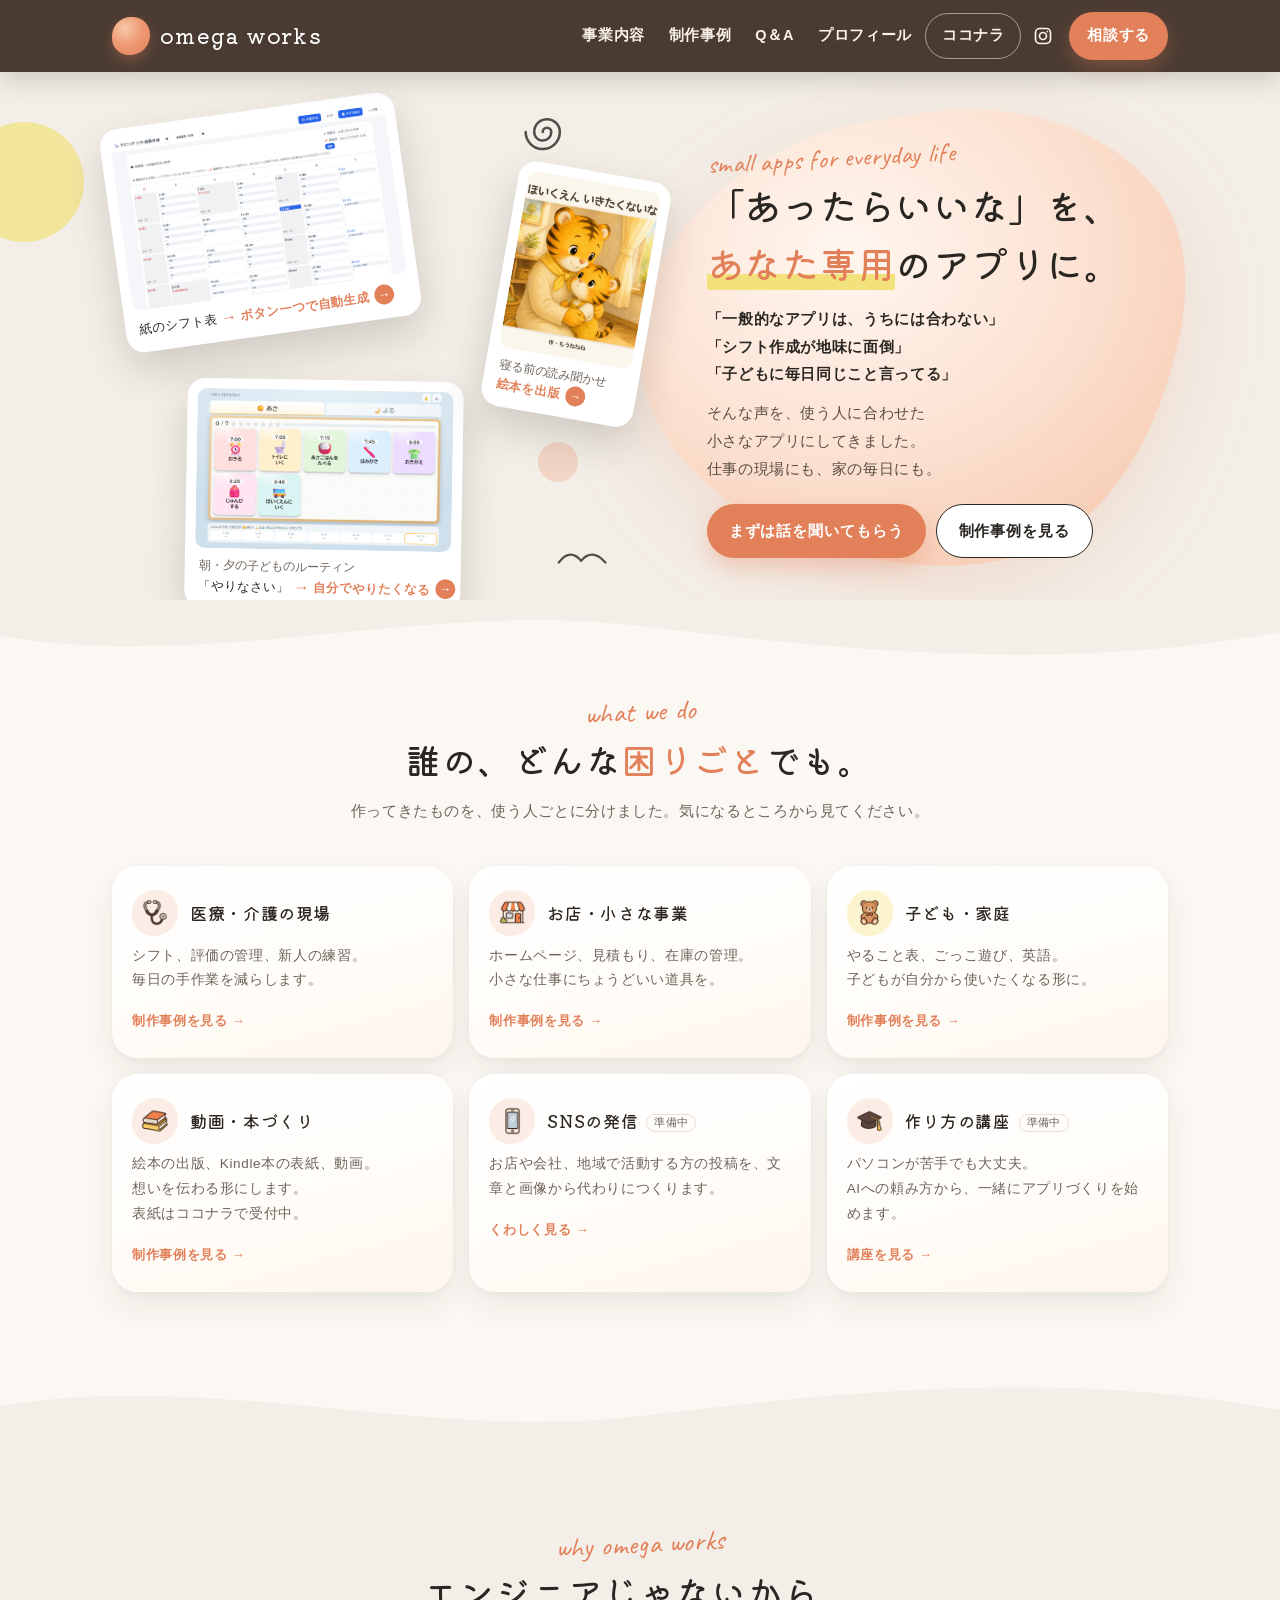
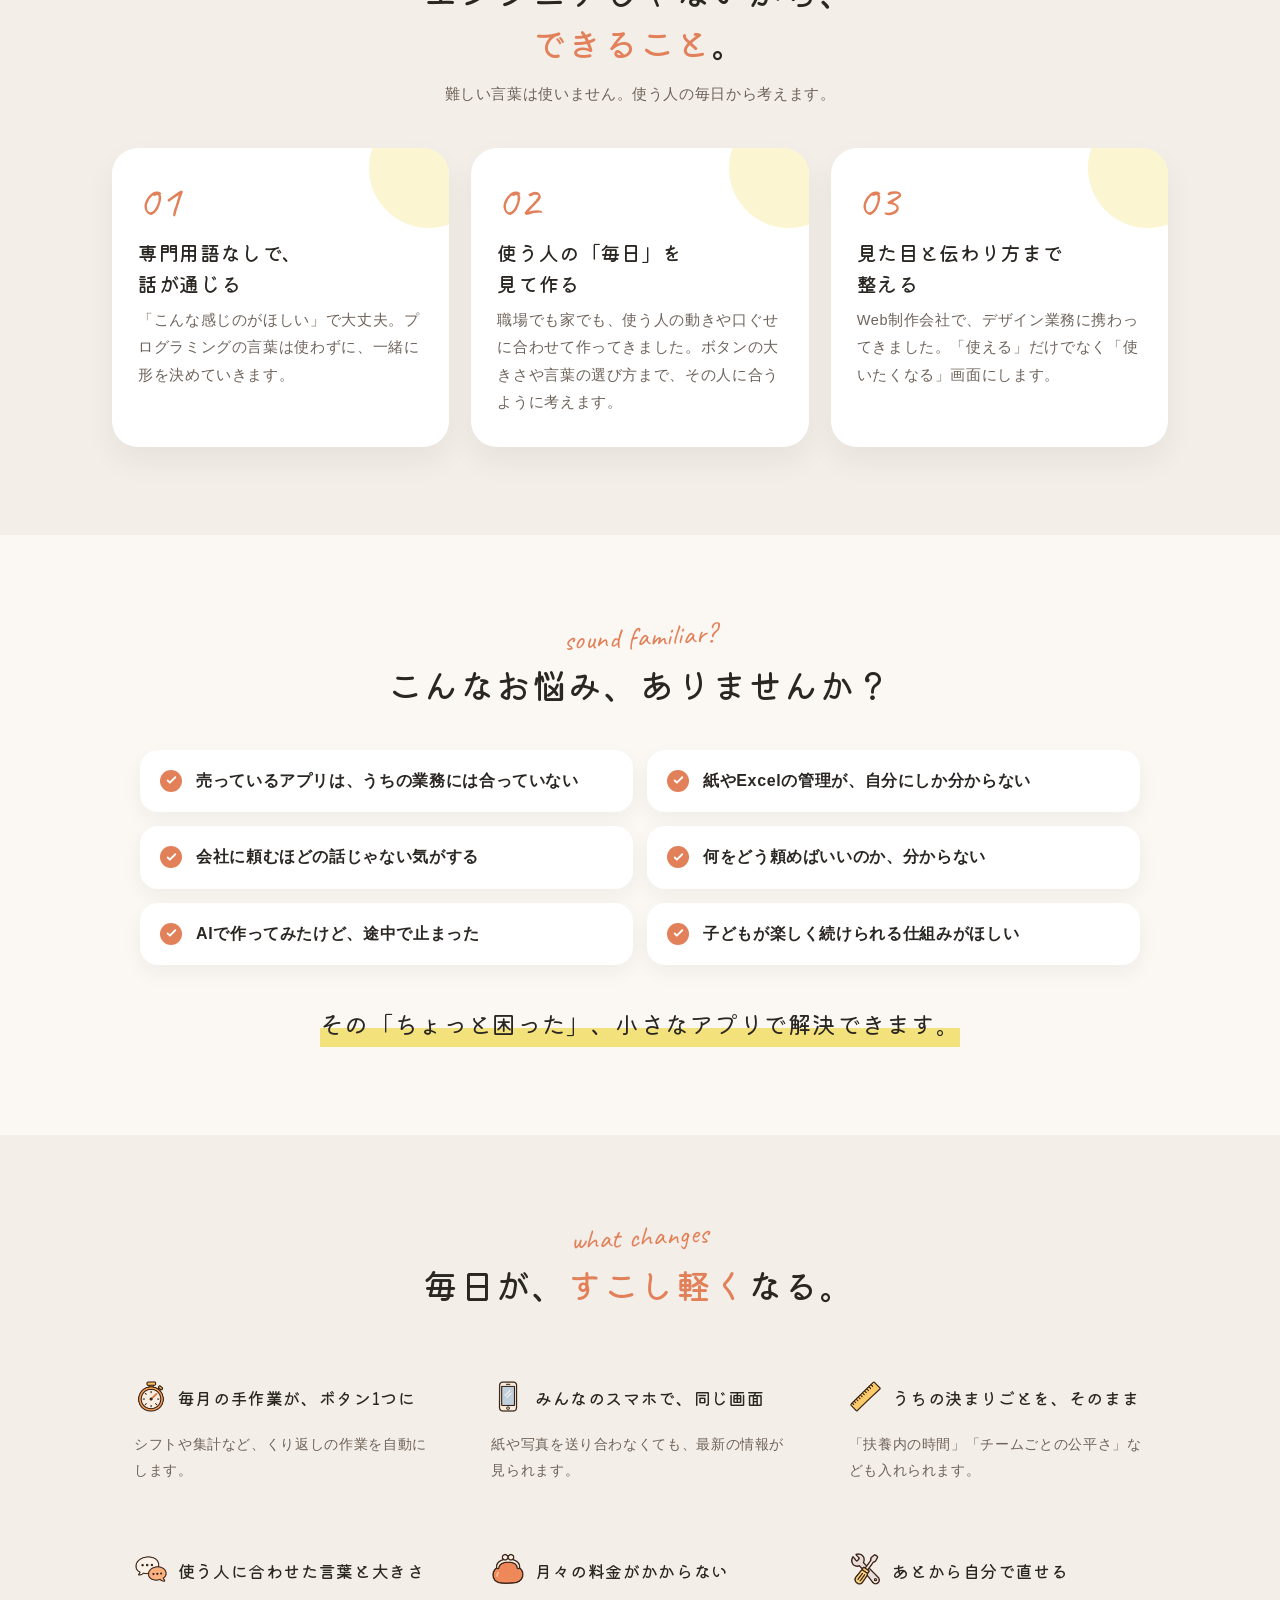
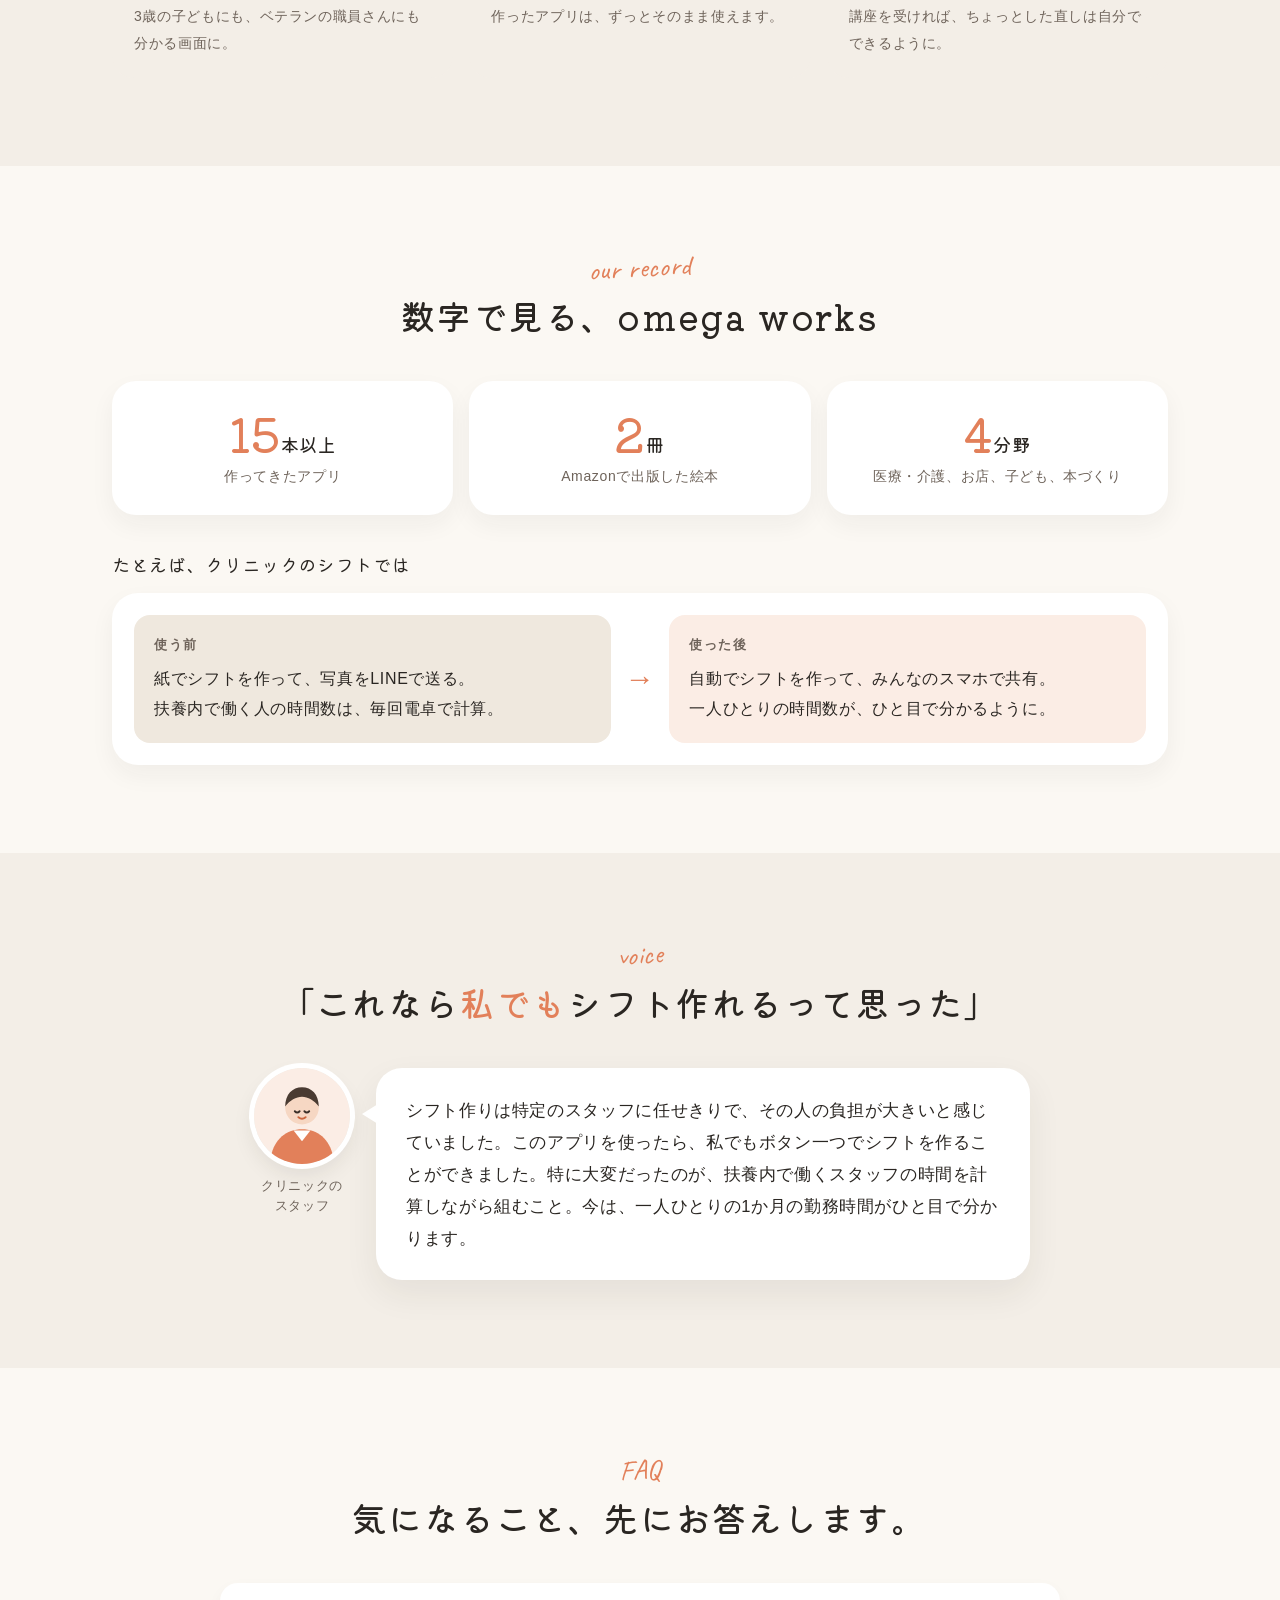
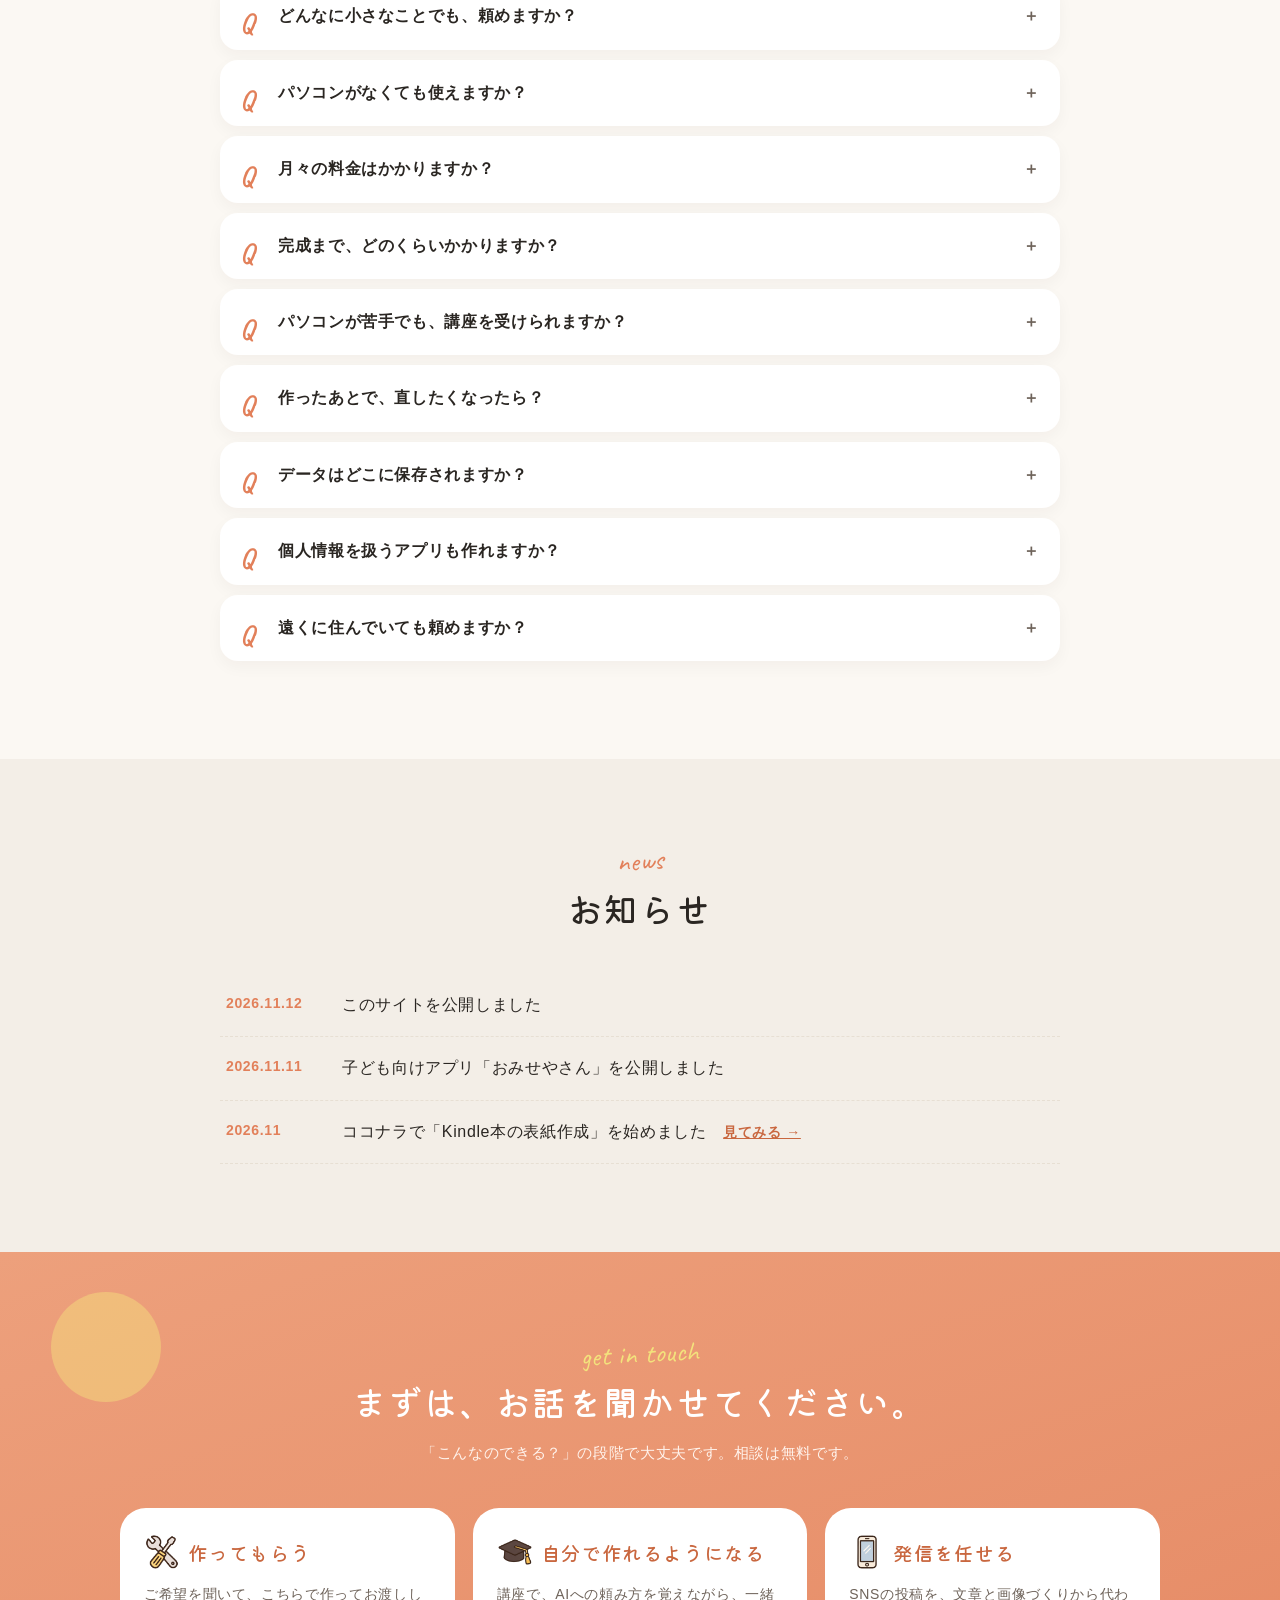
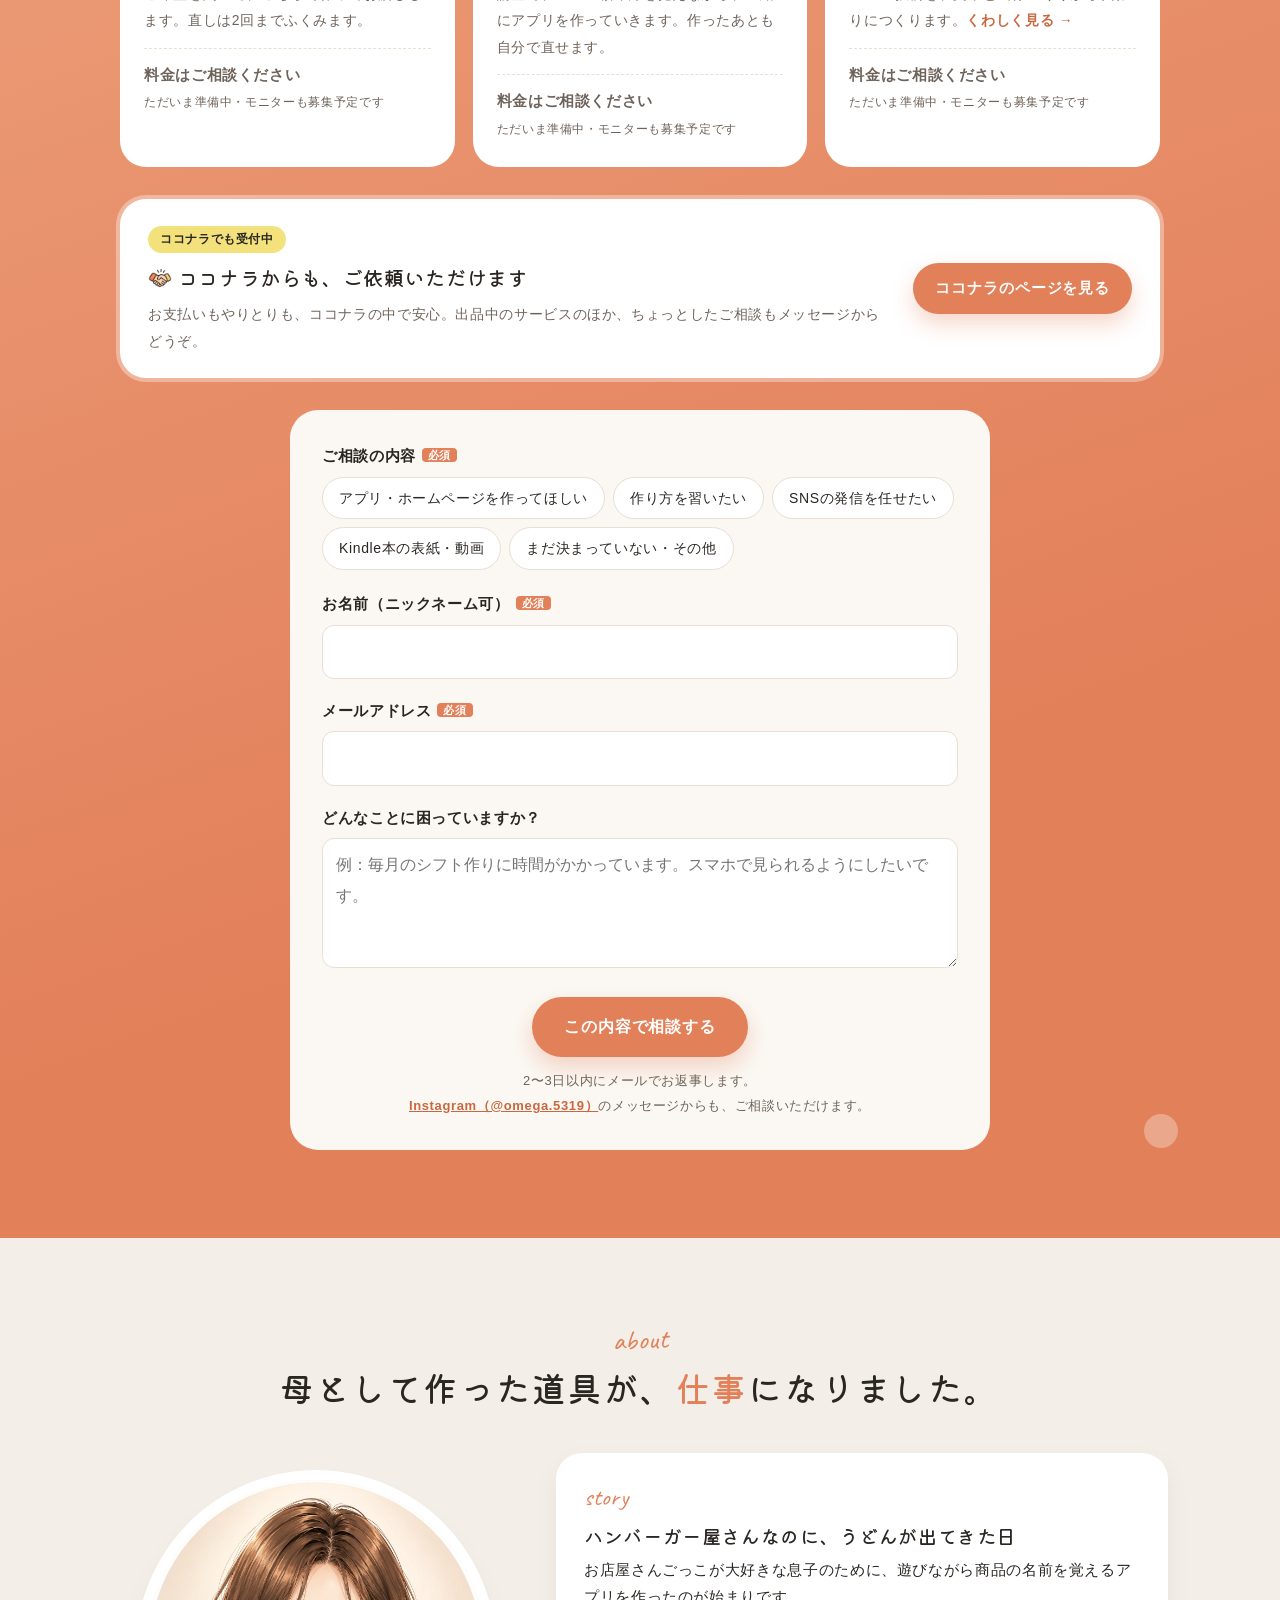
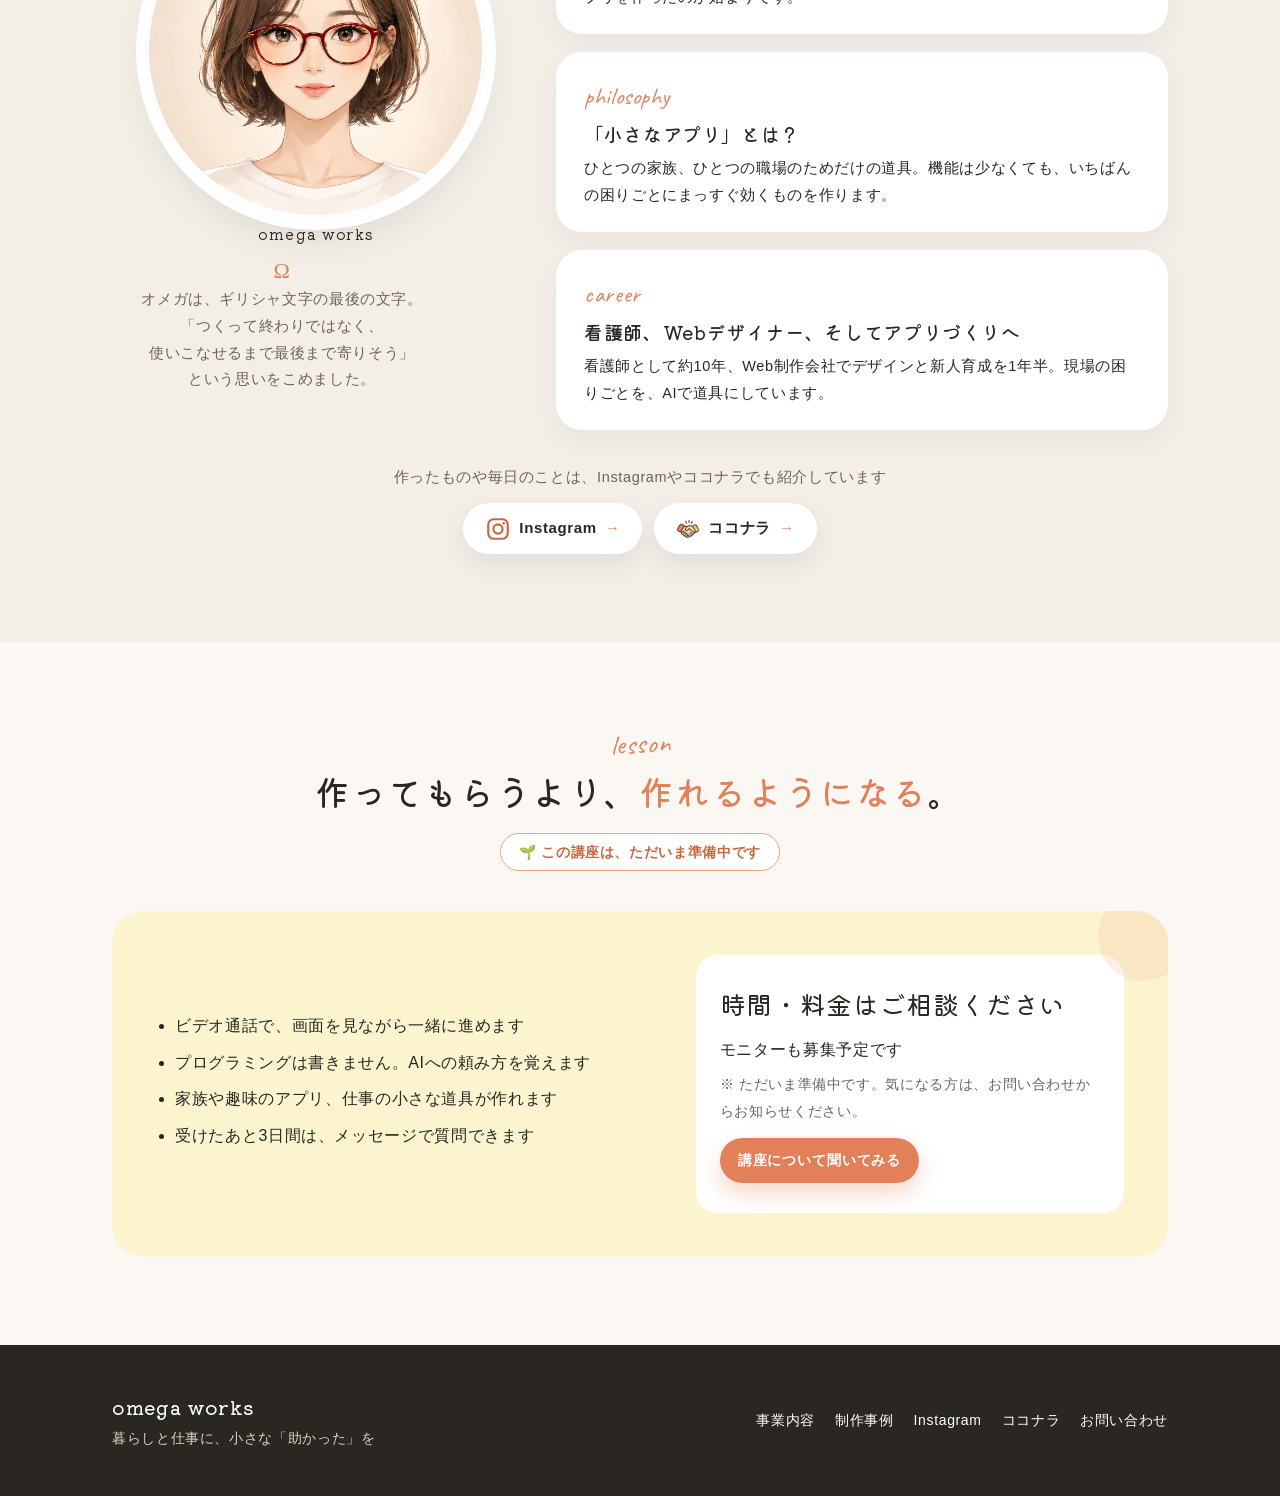
<file: index.html>
<!doctype html>
<html lang="ja">
<head>
<meta charset="utf-8">
<meta name="viewport" content="width=device-width, initial-scale=1">
<title>omega works</title>
<meta name="description" content="医療・介護の現場から子育てまで。「あったらいいな」を、AIで使う人に合わせた小さなアプリにします。作り方を教える講座もあります。">
<link rel="preconnect" href="https://fonts.googleapis.com">
<link rel="preconnect" href="https://fonts.gstatic.com" crossorigin>
<link href="https://fonts.googleapis.com/css2?family=Caveat:wght@500;600&family=Kiwi+Maru:wght@400;500&display=swap" rel="stylesheet">
<link rel="stylesheet" href="style.css?v=24">
</head>
<body>

<header class="head">
  <div class="inner">
    <a class="logo" href="index.html"><span class="mark"></span><span><b>omega works</b><small>暮らしと仕事に、小さな「助かった」を</small></span></a>
    <nav class="nav">
      <a href="jigyo.html">事業内容</a>
      <a href="works.html">制作事例</a>
      <a href="#faq">Q＆A</a>
      <a href="#about">プロフィール</a>
      <a class="coco" href="https://coconala.com/users/2991004" target="_blank" rel="noopener">ココナラ</a>
      <a class="insta" href="https://www.instagram.com/omega.5319/" target="_blank" rel="noopener" aria-label="Instagram"><svg class="ig-ic" viewBox="0 0 24 24" aria-hidden="true"><rect x="3" y="3" width="18" height="18" rx="5"/><circle cx="12" cy="12" r="4.2"/><circle cx="17.3" cy="6.7" r="1.1" class="dot"/></svg><span>Instagram</span></a>
      <a class="cta" href="#contact">相談する</a>
    </nav>
  </div>
</header>

<main>

<!-- ① MV -->
<section class="mv">
  <span class="float" aria-hidden="true" style="width:120px;height:120px;background:var(--yellow);top:50px;left:-36px"></span>
  <span class="float" aria-hidden="true" style="width:40px;height:40px;background:var(--orange-lite);opacity:.35;top:70%;left:42%;animation-delay:1.5s"></span>
  <span class="float" aria-hidden="true" style="width:22px;height:22px;background:var(--orange);opacity:.3;top:90px;right:30%;animation-delay:2.2s"></span>
  <div class="inner">
    <div class="mv-grid">
      <div class="mv-text">
        <svg class="blob" viewBox="0 0 400 400" xmlns="http://www.w3.org/2000/svg" preserveAspectRatio="none">
          <defs><radialGradient id="og" cx="38%" cy="32%" r="75%"><stop offset="0%" stop-color="#FFF6EF"/><stop offset="55%" stop-color="#FCE3D4"/><stop offset="100%" stop-color="#F7CDB5"/></radialGradient></defs>
          <path fill="url(#og)" d="M203,44c46,-8,97,10,123,50c26,40,17,95,3,140c-14,45,-38,86,-79,101c-41,15,-100,3,-142,-24c-42,-27,-67,-71,-66,-116c1,-45,28,-90,66,-118C142,54,157,52,203,44Z"/>
        </svg>
        <span class="script">small apps for everyday life</span>
        <h1><span class="ln">「あったらいいな」を、</span><br><span class="ln"><span class="pop">あなた専用</span>のアプリに。</span></h1>
        <p class="mv-voice"><span class="q">「一般的なアプリは、うちには合わない」</span><span class="q">「シフト作成が地味に面倒」</span><span class="q">「子どもに毎日同じこと言ってる」</span></p>
        <p><span class="ph">そんな声を、</span><span class="ph">使う人に合わせた</span><span class="ph">小さなアプリにしてきました。</span><br><span class="ph">仕事の現場にも、</span><span class="ph">家の毎日にも。</span></p>
        <div class="btns">
          <a class="btn btn-main" href="#contact">まずは話を聞いてもらう</a>
          <a class="btn btn-sub" href="works.html">制作事例を見る</a>
        </div>
      </div>
      <div class="mv-art">
        <a class="mv-card c1" href="works.html#care" aria-label="制作事例を見る：シフトを自動でつくるアプリ">
          <img src="img/harusora-shift.png" alt="">
          <div class="cap">紙のシフト表<span class="to">→</span><b>ボタン一つで自動生成</b></div>
        </a>
        <a class="mv-card c2" href="works.html#kids" aria-label="制作事例を見る：子どものやること表アプリ">
          <img src="img/dekitayo.png" alt="">
          <div class="cap"><em>朝・夕の子どものルーティン</em>「やりなさい」<span class="to">→</span><b>自分でやりたくなる</b></div>
        </a>
        <a class="mv-card c3" href="works.html#book" aria-label="制作事例を見る：出版した絵本">
          <img src="img/book-hoikuen.jpg" alt="">
          <div class="cap"><em>寝る前の読み聞かせ</em><b>絵本を出版</b></div>
        </a>
        <svg aria-hidden="true" class="hand" style="width:64px;top:0;right:12%" viewBox="0 0 60 60"><path d="M30 30 m-4 0 a4 4 0 1 1 8 0 a8 8 0 1 1 -16 0 a12 12 0 1 1 24 0 a16 16 0 1 1 -32 0"/></svg>
        <svg aria-hidden="true" class="hand" style="width:56px;bottom:6%;right:6%" viewBox="0 0 60 30"><path d="M4 22 Q16 6 28 20 Q40 6 54 22"/></svg>
      </div>
    </div>
  </div>
</section>

<svg class="wave" aria-hidden="true" viewBox="0 0 1440 64" preserveAspectRatio="none"><path d="M0,36 C240,72 480,0 720,26 C960,52 1200,72 1440,32 L1440,64 L0,64 Z"/></svg>

<!-- ② できること -->
<section id="business" class="panel">
  <div class="inner">
    <div class="sec-head center">
      <span class="script">what we do</span>
      <h2>誰の、どんな<span class="pop">困りごと</span>でも。</h2>
      <p class="lead">作ってきたものを、使う人ごとに分けました。気になるところから見てください。</p>
    </div>
    <div class="biz">
      <a href="works.html#care"><span class="ic"><img class="emo" src="img/icons/stethoscope.png" alt=""></span><h3>医療・介護の現場</h3><p>シフト、評価の管理、新人の練習。<br>毎日の手作業を減らします。</p><span class="more">制作事例を見る →</span></a>
      <a href="works.html#shop"><span class="ic"><img class="emo" src="img/icons/shop.png" alt=""></span><h3>お店・小さな事業</h3><p>ホームページ、見積もり、在庫の管理。<br>小さな仕事にちょうどいい道具を。</p><span class="more">制作事例を見る →</span></a>
      <a class="kids" href="works.html#kids"><span class="ic"><img class="emo" src="img/icons/bear.png" alt=""></span><h3>子ども・家庭</h3><p>やること表、ごっこ遊び、英語。<br>子どもが自分から使いたくなる形に。</p><span class="more">制作事例を見る →</span></a>
      <a href="works.html#book"><span class="ic"><img class="emo" src="img/icons/books.png" alt=""></span><h3>動画・本づくり</h3><p>絵本の出版、Kindle本の表紙、動画。<br>想いを伝わる形にします。<br>表紙はココナラで受付中。</p><span class="more">制作事例を見る →</span></a>
      <a href="sns.html"><span class="ic"><img class="emo" src="img/icons/phone.png" alt=""></span><h3>SNSの発信<small class="soon">準備中</small></h3><p>お店や会社、地域で活動する方の投稿を、文章と画像から代わりにつくります。</p><span class="more">くわしく見る →</span></a>
      <a href="#course"><span class="ic"><img class="emo" src="img/icons/graduation.png" alt=""></span><h3>作り方の講座<small class="soon">準備中</small></h3><p>パソコンが苦手でも大丈夫。<br>AIへの頼み方から、一緒にアプリづくりを始めます。</p><span class="more">講座を見る →</span></a>
    </div>
  </div>
</section>

<svg class="wave down" aria-hidden="true" viewBox="0 0 1440 64" preserveAspectRatio="none"><path d="M0,36 C240,72 480,0 720,26 C960,52 1200,72 1440,32 L1440,64 L0,64 Z"/></svg>

<!-- ③ 選ばれる理由 -->
<section id="strength">
  <div class="inner">
    <div class="sec-head center">
      <span class="script">why omega works</span>
      <h2>エンジニアじゃないから、<br><span class="pop">できること</span>。</h2>
      <p class="lead">難しい言葉は使いません。使う人の毎日から考えます。</p>
    </div>
    <div class="usp">
      <div><span class="n">01</span><h3>専門用語なしで、<br>話が通じる</h3><p>「こんな感じのがほしい」で大丈夫。プログラミングの言葉は使わずに、一緒に形を決めていきます。</p></div>
      <div><span class="n">02</span><h3>使う人の「毎日」を<br>見て作る</h3><p>職場でも家でも、使う人の動きや口ぐせに合わせて作ってきました。ボタンの大きさや言葉の選び方まで、その人に合うように考えます。</p></div>
      <div><span class="n">03</span><h3>見た目と伝わり方まで<br>整える</h3><p>Web制作会社で、デザイン業務に携わってきました。「使える」だけでなく「使いたくなる」画面にします。</p></div>
    </div>
  </div>
</section>

<!-- ④ お悩み -->
<section class="panel">
  <div class="inner">
    <div class="sec-head center">
      <span class="script">sound familiar?</span>
      <h2>こんなお悩み、ありませんか？</h2>
    </div>
    <ul class="worry">
      <li><span class="ph">売っているアプリは、</span><span class="ph">うちの業務には合っていない</span></li>
      <li><span class="ph">紙やExcelの管理が、</span><span class="ph">自分にしか分からない</span></li>
      <li><span class="ph">会社に頼むほどの話じゃない気がする</span></li>
      <li><span class="ph">何をどう頼めばいいのか、</span><span class="ph">分からない</span></li>
      <li><span class="ph">AIで作ってみたけど、</span><span class="ph">途中で止まった</span></li>
      <li><span class="ph">子どもが楽しく続けられる仕組みがほしい</span></li>
    </ul>
    <p class="worry-end"><span><span class="ph">その「ちょっと困った」、</span><span class="ph">小さなアプリで解決できます。</span></span></p>
  </div>
</section>

<!-- ⑤ 頼むと良くなること -->
<section>
  <div class="inner">
    <div class="sec-head center">
      <span class="script">what changes</span>
      <h2>毎日が、<span class="pop">すこし軽く</span>なる。</h2>
    </div>
    <div class="bene">
      <div><span class="ic"><img class="emo" src="img/icons/stopwatch.png" alt=""></span><h3>毎月の手作業が、ボタン1つに</h3><p>シフトや集計など、くり返しの作業を自動にします。</p></div>
      <div><span class="ic"><img class="emo" src="img/icons/phone.png" alt=""></span><h3>みんなのスマホで、同じ画面</h3><p>紙や写真を送り合わなくても、最新の情報が見られます。</p></div>
      <div><span class="ic"><img class="emo" src="img/icons/ruler.png" alt=""></span><h3>うちの決まりごとを、そのまま</h3><p>「扶養内の時間」「チームごとの公平さ」なども入れられます。</p></div>
      <div><span class="ic"><img class="emo" src="img/icons/talk.png" alt=""></span><h3>使う人に合わせた言葉と大きさ</h3><p>3歳の子どもにも、ベテランの職員さんにも分かる画面に。</p></div>
      <div><span class="ic"><img class="emo" src="img/icons/purse.png" alt=""></span><h3>月々の料金がかからない</h3><p>作ったアプリは、ずっとそのまま使えます。</p></div>
      <div><span class="ic"><img class="emo" src="img/icons/tools.png" alt=""></span><h3>あとから自分で直せる</h3><p>講座を受ければ、ちょっとした直しは自分でできるように。</p></div>
    </div>
  </div>
</section>

<!-- ⑥ 実績 -->
<section class="panel">
  <div class="inner">
    <div class="sec-head center">
      <span class="script">our record</span>
      <h2>数字で見る、omega works</h2>
    </div>
    <div class="nums">
      <div><b>15<small>本以上</small></b><span>作ってきたアプリ</span></div>
      <div><b>2<small>冊</small></b><span>Amazonで出版した絵本</span></div>
      <div><b>4<small>分野</small></b><span>医療・介護、お店、子ども、本づくり</span></div>
    </div>
    <p class="ba-title">たとえば、クリニックのシフトでは</p>
    <div class="ba">
      <div class="before"><h4>使う前</h4><p>紙でシフトを作って、写真をLINEで送る。<br>扶養内で働く人の時間数は、毎回電卓で計算。</p></div>
      <div class="to">→</div>
      <div class="after"><h4>使った後</h4><p>自動でシフトを作って、みんなのスマホで共有。<br>一人ひとりの時間数が、ひと目で分かるように。</p></div>
    </div>
  </div>
</section>

<!-- ⑦ 使った人の声 -->
<section>
  <div class="inner">
    <div class="sec-head center">
      <span class="script">voice</span>
      <h2>「これなら<span class="pop">私でも</span>シフト作れるって思った」</h2>
    </div>
    <div class="voice talk">
      <div class="speaker"><span class="face"><svg viewBox="0 0 80 80" aria-hidden="true"><circle cx="40" cy="40" r="40" fill="#FBEDE5"/><path d="M14 74c3-15 13-23 26-23s23 8 26 23a40 40 0 0 1-52 0Z" fill="#E2805A"/><path d="M33 52l7 9 7-9" fill="#fff"/><circle cx="40" cy="33" r="14" fill="#F6D7C3"/><path d="M26 32c0-10 6-16 14-16s14 6 14 16c-4-5-9-8-14-8s-10 3-14 8Z" fill="#4A3B32"/><path d="M34 36q2 2 4 0M42 36q2 2 4 0" stroke="#3A2F28" stroke-width="1.6" fill="none" stroke-linecap="round"/><path d="M37 41q3 2.5 6 0" stroke="#C9673F" stroke-width="1.6" fill="none" stroke-linecap="round"/></svg></span><p class="who">クリニックの<br>スタッフ</p></div>
      <div class="bubble"><p>シフト作りは特定のスタッフに任せきりで、その人の負担が大きいと感じていました。このアプリを使ったら、私でもボタン一つでシフトを作ることができました。特に大変だったのが、扶養内で働くスタッフの時間を計算しながら組むこと。今は、一人ひとりの1か月の勤務時間がひと目で分かります。</p></div>
    </div>
  </div>
</section>

<!-- ⑧ よくある質問 -->
<section id="faq" class="panel">
  <div class="inner">
    <div class="sec-head center">
      <span class="script">FAQ</span>
      <h2>気になること、先にお答えします。</h2>
    </div>
    <div class="faq">
      <details><summary>どんなに小さなことでも、頼めますか？</summary><p>はい。「チェック表をスマホにしたい」くらいの小さなものが得意です。</p></details>
      <details><summary>パソコンがなくても使えますか？</summary><p>スマホだけで使えるように作れます。ホーム画面に置いて、アプリのように開けます。</p></details>
      <details><summary>月々の料金はかかりますか？</summary><p>基本はかかりません。みんなで同じデータを見る仕組みが必要なときだけ、先にご相談します。</p></details>
      <details><summary>完成まで、どのくらいかかりますか？</summary><p>最初の試作は2〜3日、直しを2回ふくめて7日ほどが目安です。</p></details>
      <details><summary>パソコンが苦手でも、講座を受けられますか？</summary><p>大丈夫です。画面を見せながら、つまずきやすい所から一緒に進めます。</p></details>
      <details><summary>作ったあとで、直したくなったら？</summary><p>ご相談ください。講座を受けると、ちょっとした直しはご自分でもできます。</p></details>
      <details><summary>データはどこに保存されますか？</summary><p>基本は、お使いのスマホやパソコンの中です。外に送らない作りにもできます。</p></details>
      <details><summary>個人情報を扱うアプリも作れますか？</summary><p>患者さんやお客さまの個人情報を扱うものは、今はお受けしていません。</p></details>
      <details><summary>遠くに住んでいても頼めますか？</summary><p>はい。やりとりはすべてオンラインです。</p></details>
    </div>
  </div>
</section>

<!-- ⑨ 新着情報 -->
<section>
  <div class="inner">
    <div class="sec-head center">
      <span class="script">news</span>
      <h2>お知らせ</h2>
    </div>
    <ul class="news">
      <li><time>2026.11.12</time><span>このサイトを公開しました</span></li>
      <li><time>2026.11.11</time><span>子ども向けアプリ「おみせやさん」を公開しました</span></li>
      <li><time>2026.11</time><span>ココナラで「Kindle本の表紙作成」を始めました　<a href="https://coconala.com/services/4231525" target="_blank" rel="noopener">見てみる →</a></span></li>
    </ul>
  </div>
</section>

<!-- ⑩ お問い合わせ -->
<section id="contact" class="contact">
  <span class="float" aria-hidden="true" style="width:110px;height:110px;background:var(--yellow);opacity:.45;top:40px;left:4%"></span>
  <span class="float" aria-hidden="true" style="width:34px;height:34px;background:#fff;opacity:.3;bottom:90px;right:8%;animation-delay:1.9s"></span>
  <div class="inner">
    <div class="sec-head center">
      <span class="script">get in touch</span>
      <h2>まずは、お話を聞かせてください。</h2>
      <p class="lead">「こんなのできる？」の段階で大丈夫です。相談は無料です。</p>
    </div>
    <div class="paths">
      <div class="path"><h3><span class="pi"><img class="emo" src="img/icons/tools.png" alt=""></span>作ってもらう</h3><p>ご希望を聞いて、こちらで作ってお渡しします。直しは2回までふくみます。</p><p class="price"><b>料金はご相談ください</b><small>ただいま準備中・モニターも募集予定です</small></p></div>
      <div class="path"><h3><span class="pi"><img class="emo" src="img/icons/graduation.png" alt=""></span>自分で作れるようになる</h3><p>講座で、AIへの頼み方を覚えながら、一緒にアプリを作っていきます。作ったあとも自分で直せます。</p><p class="price"><b>料金はご相談ください</b><small>ただいま準備中・モニターも募集予定です</small></p></div>
      <div class="path"><h3><span class="pi"><img class="emo" src="img/icons/phone.png" alt=""></span>発信を任せる</h3><p>SNSの投稿を、文章と画像づくりから代わりにつくります。<a href="sns.html">くわしく見る →</a></p><p class="price"><b>料金はご相談ください</b><small>ただいま準備中・モニターも募集予定です</small></p></div>
    </div>
    <div class="coco-box">
      <div><span class="coco-tag">ココナラでも受付中</span><h3><img class="emo" src="img/icons/handshake.png" alt=""> ココナラからも、ご依頼いただけます</h3><p>お支払いもやりとりも、ココナラの中で安心。出品中のサービスのほか、ちょっとしたご相談もメッセージからどうぞ。</p></div>
      <div class="coco-btns"><a class="btn btn-main" href="https://coconala.com/users/2991004" target="_blank" rel="noopener">ココナラのページを見る</a></div>
    </div>
    <form class="form" id="form">
      <label>ご相談の内容<span class="req">必須</span></label>
      <div class="kinds">
        <label><input type="radio" name="kind" value="作ってほしい" required><span>アプリ・ホームページを作ってほしい</span></label>
        <label><input type="radio" name="kind" value="講座"><span>作り方を習いたい</span></label>
        <label><input type="radio" name="kind" value="SNS"><span>SNSの発信を任せたい</span></label>
        <label><input type="radio" name="kind" value="表紙・動画"><span>Kindle本の表紙・動画</span></label>
        <label><input type="radio" name="kind" value="その他"><span>まだ決まっていない・その他</span></label>
      </div>
      <label for="f-name">お名前（ニックネーム可）<span class="req">必須</span></label>
      <input type="text" id="f-name" name="name" required>
      <label for="f-mail">メールアドレス<span class="req">必須</span></label>
      <input type="email" id="f-mail" name="email" required>
      <label for="f-body">どんなことに困っていますか？</label>
      <textarea id="f-body" name="body" placeholder="例：毎月のシフト作りに時間がかかっています。スマホで見られるようにしたいです。"></textarea>
      <div class="send"><button class="btn btn-main" type="submit">この内容で相談する</button></div>
      <p id="formMsg"></p>
      <p class="note">2〜3日以内にメールでお返事します。<br><a href="https://www.instagram.com/omega.5319/" target="_blank" rel="noopener">Instagram（@omega.5319）</a>のメッセージからも、ご相談いただけます。</p>
    </form>
  </div>
</section>

<!-- ⑪ プロフィール -->
<section id="about">
  <div class="inner">
    <div class="sec-head center">
      <span class="script">about</span>
      <h2>母として作った道具が、<span class="pop">仕事</span>になりました。</h2>
    </div>
    <div class="about">
      <div class="about-me"><img src="img/me-insta.webp" alt="omega works のつくり手のイラスト" width="600" height="600"><p class="me-name">omega works</p><p class="me-origin"><span class="omega">Ω</span><span class="ph">オメガは、ギリシャ文字の最後の文字。</span><span class="ph">「つくって終わりではなく、</span><span class="ph">使いこなせるまで最後まで寄りそう」</span><span class="ph">という思いをこめました。</span></p></div>
      <div class="about-list">
      <article>
        <span class="kind">story</span>
        <h3>ハンバーガー屋さんなのに、うどんが出てきた日</h3>
        <p>お店屋さんごっこが大好きな息子のために、遊びながら商品の名前を覚えるアプリを作ったのが始まりです。</p>
      </article>
      <article>
        <span class="kind">philosophy</span>
        <h3>「小さなアプリ」とは？</h3>
        <p>ひとつの家族、ひとつの職場のためだけの道具。機能は少なくても、いちばんの困りごとにまっすぐ効くものを作ります。</p>
      </article>
      <article>
        <span class="kind">career</span>
        <h3>看護師、Webデザイナー、そしてアプリづくりへ</h3>
        <p>看護師として約10年、Web制作会社でデザインと新人育成を1年半。現場の困りごとを、AIで道具にしています。</p>
      </article>
      </div>
    </div>
    <div class="ig-link"><p class="ig-lead"><span class="ph">作ったものや毎日のことは、</span><span class="ph">Instagramやココナラでも紹介しています</span></p><div class="ig-btns"><a href="https://www.instagram.com/omega.5319/" target="_blank" rel="noopener"><svg class="ig-ic" viewBox="0 0 24 24" aria-hidden="true"><rect x="3" y="3" width="18" height="18" rx="5"/><circle cx="12" cy="12" r="4.2"/><circle cx="17.3" cy="6.7" r="1.1" class="dot"/></svg><span>Instagram</span><span class="arrow">→</span></a><a href="https://coconala.com/users/2991004" target="_blank" rel="noopener"><span class="cc"><img class="emo" src="img/icons/handshake.png" alt=""></span><span>ココナラ</span><span class="arrow">→</span></a></div></div>
  </div>
</section>

<!-- ⑫ 講座の案内 -->
<section id="course" class="panel">
  <div class="inner">
    <div class="sec-head center">
      <span class="script">lesson</span>
      <h2>作ってもらうより、<span class="pop">作れるようになる</span>。</h2>
      <p class="course-prep">🌱 この講座は、ただいま準備中です</p>
    </div>
    <div class="course">
      <span class="float" aria-hidden="true" style="width:90px;height:90px;background:var(--orange-lite);opacity:.18;top:-20px;right:-20px"></span>
      <div>
        <ul>
          <li>ビデオ通話で、画面を見ながら一緒に進めます</li>
          <li>プログラミングは書きません。AIへの頼み方を覚えます</li>
          <li>家族や趣味のアプリ、仕事の小さな道具が作れます</li>
          <li>受けたあと3日間は、メッセージで質問できます</li>
        </ul>
      </div>
      <div class="box">
        <p class="big">時間・料金はご相談ください</p>
        <p>モニターも募集予定です</p>
        <p style="font-size:14px;color:var(--sub)">※ ただいま準備中です。気になる方は、お問い合わせからお知らせください。</p>
        <p style="margin-top:14px"><a class="btn btn-main btn-small" href="#contact">講座について聞いてみる</a></p>
      </div>
    </div>
  </div>
</section>

</main>

<!-- ⑬ フッター -->
<footer class="foot">
  <div class="inner">
    <div><b>omega works</b><br>暮らしと仕事に、小さな「助かった」を</div>
    <div class="links">
      <a href="jigyo.html">事業内容</a>
      <a href="works.html">制作事例</a>
      <a href="https://www.instagram.com/omega.5319/" target="_blank" rel="noopener">Instagram</a>
      <a href="https://coconala.com/users/2991004" target="_blank" rel="noopener">ココナラ</a>
      <a href="#contact">お問い合わせ</a>
    </div>
  </div>
</footer>

<script>
// お問い合わせ（送信先はまだ準備中）
document.getElementById('form').addEventListener('submit',function(e){
  e.preventDefault();
  document.getElementById('formMsg').textContent='ただいま送信の準備中です。お急ぎの方は、ココナラかInstagramのメッセージからご連絡ください。';
});
</script>
<nav class="sp-bar" aria-label="ご相談の入り口">
  <a class="b-main" href="#contact"><span class="ic"><img class="emo" src="img/icons/chat.png" alt=""></span>相談する</a>
  <a href="https://coconala.com/users/2991004" target="_blank" rel="noopener"><span class="ic"><img class="emo" src="img/icons/handshake.png" alt=""></span>ココナラ</a>
  <a href="https://www.instagram.com/omega.5319/" target="_blank" rel="noopener"><svg class="ig-ic" viewBox="0 0 24 24" aria-hidden="true"><rect x="3" y="3" width="18" height="18" rx="5"/><circle cx="12" cy="12" r="4.2"/><circle cx="17.3" cy="6.7" r="1.1" class="dot"/></svg>Instagram</a>
</nav>
<script src="common.js?v=6"></script>
</body>
</html>
</file>
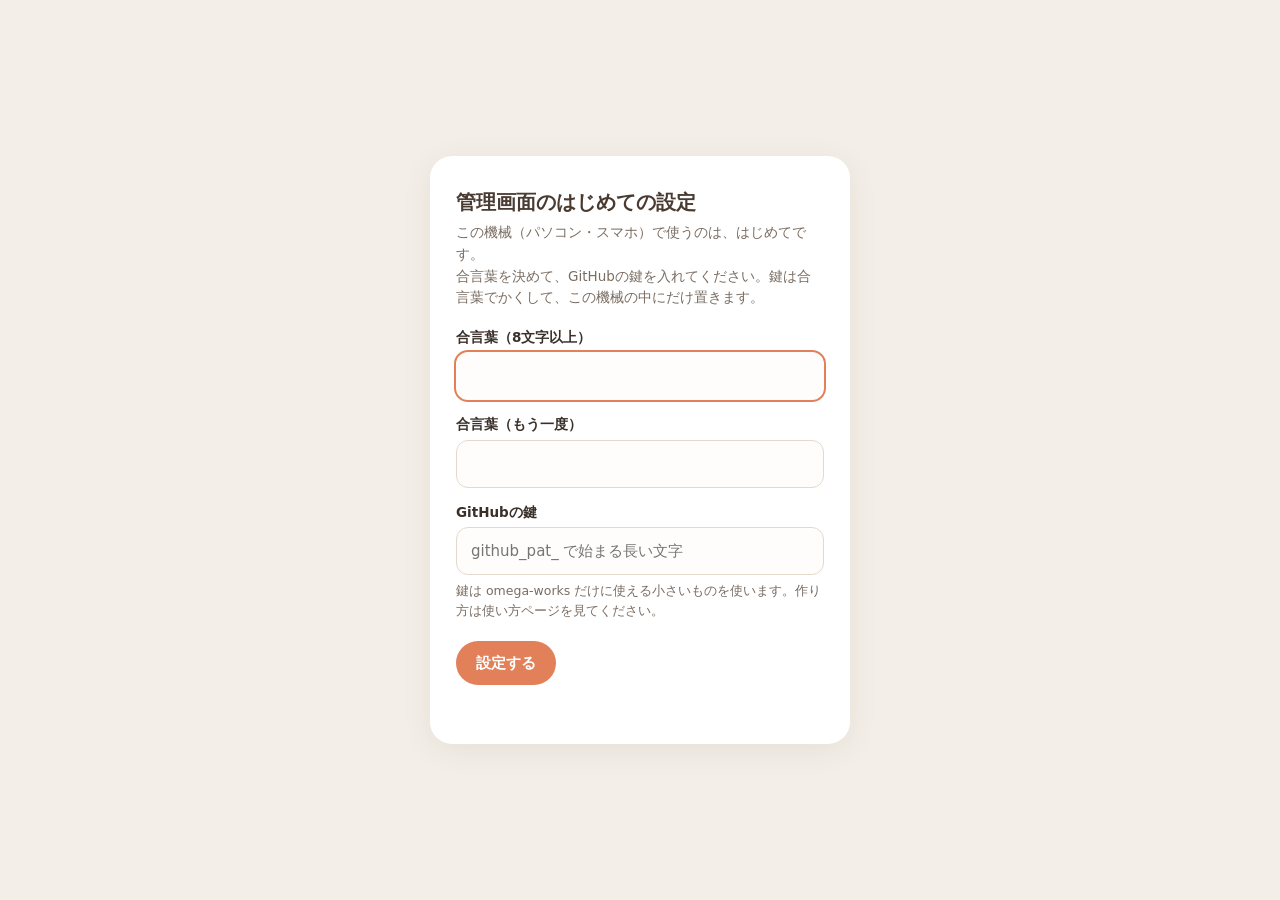
<file: _sys/index.html>
<!doctype html>
<html lang="ja">
<head>
<meta charset="utf-8">
<meta name="viewport" content="width=device-width, initial-scale=1">
<meta name="robots" content="noindex,nofollow,noarchive">
<meta name="referrer" content="no-referrer">
<meta http-equiv="Content-Security-Policy" content="default-src 'self'; connect-src 'self' https://api.github.com; script-src 'self' 'unsafe-inline'; style-src 'self' 'unsafe-inline' https://fonts.googleapis.com; font-src https://fonts.gstatic.com; img-src 'self' data: https:; frame-src 'self'; base-uri 'self'; form-action 'none'">
<title>管理画面</title>
<style>
:root{--bg:#F3EEE7;--card:#fff;--ink:#3a302a;--sub:#7a6d63;--line:#e3d9cd;--coral:#E2805A;--coral-d:#C9673F;--brown:#4A3B32;--ok:#3f8a5a;--ng:#c0392b;--hl:#FFF3B0}
*{box-sizing:border-box}
html,body{margin:0;height:100%}
body{background:var(--bg);color:var(--ink);font-family:"Hiragino Maru Gothic ProN","Kiwi Maru","Meiryo",system-ui,sans-serif;font-size:15px;line-height:1.6}
button,input,select{font:inherit}
.btn{border:0;border-radius:999px;padding:10px 20px;background:var(--coral);color:#fff;cursor:pointer;font-weight:600}
.btn:hover{background:var(--coral-d)}
.btn:disabled{background:#cbbfb3;cursor:default}
.btn.sub{background:#fff;color:var(--brown);border:1.5px solid var(--line)}
.btn.sub:hover{background:#faf6f1}
.btn.small{padding:6px 14px;font-size:13.5px}
.link{background:none;border:0;color:var(--coral-d);text-decoration:underline;cursor:pointer;padding:0;font-size:13.5px}
.hide{display:none!important}

/* 合言葉の画面 */
.gate{min-height:100%;display:flex;align-items:center;justify-content:center;padding:24px 16px}
.gate .box{background:var(--card);border-radius:22px;padding:30px 26px;max-width:420px;width:100%;box-shadow:0 6px 30px rgba(74,59,50,.08)}
.gate h1{font-size:20px;margin:0 0 4px;color:var(--brown)}
.gate .lead{color:var(--sub);font-size:13.5px;margin:0 0 18px}
.gate label{display:block;font-size:13.5px;font-weight:600;margin:14px 0 4px}
.gate input{width:100%;padding:11px 14px;border:1.5px solid var(--line);border-radius:12px;background:#fffdfb}
.gate input:focus{outline:2px solid var(--coral);border-color:transparent}
.gate .row{margin-top:20px;display:flex;gap:10px;align-items:center;flex-wrap:wrap}
.gate .note{font-size:12.5px;color:var(--sub);margin:6px 0 0}
.msg{font-size:13.5px;margin:12px 0 0;min-height:1.2em}
.msg.ng{color:var(--ng)} .msg.ok{color:var(--ok)}

/* 編集の画面 */
.app{display:flex;flex-direction:column;height:100%}
.top{background:var(--brown);color:#fff;display:flex;align-items:center;gap:10px;padding:8px 14px;flex-wrap:wrap}
.top b{font-size:15px;margin-right:6px}
.top select{padding:7px 10px;border-radius:10px;border:0;max-width:220px}
.top .sp{flex:1}
.top .btn.sub{background:transparent;color:#fff;border-color:rgba(255,255,255,.4)}
.top .btn.sub:hover{background:rgba(255,255,255,.1)}
.top .btn.sub.on{background:#fff;color:var(--brown)}
.help{background:#FFF8E6;border-bottom:1px solid #f0e2bd;font-size:13px;padding:7px 14px;color:#6b5a2e}
.main{flex:1;display:flex;min-height:0}
.stage{flex:1;overflow:auto;display:flex;justify-content:center;background:#e9e2d8}
.stage{position:relative}
.stage iframe{border:0;background:#fff;width:100%;height:100%}
.stage.pc{display:block;overflow:hidden}
.stage.pc iframe{position:absolute;left:0;top:0;width:1280px;transform-origin:0 0}
.stage.phone{padding:16px 0}
.stage.phone iframe{width:390px;height:calc(100% - 0px);border-radius:18px;box-shadow:0 4px 20px rgba(0,0,0,.15)}
.side{width:340px;background:#fff;border-left:1px solid var(--line);display:flex;flex-direction:column;min-height:0}
.side h2{font-size:15px;margin:0;padding:14px 16px 6px;color:var(--brown)}
.side .scroll{flex:1;overflow:auto;padding:0 16px 12px}
.side .foot{border-top:1px solid var(--line);padding:12px 16px;display:flex;flex-direction:column;gap:8px}
.meta label{display:block;font-size:12.5px;color:var(--sub);margin:10px 0 3px}
.meta input,.meta textarea{width:100%;padding:8px 10px;border:1.5px solid var(--line);border-radius:10px;font:inherit;font-size:13.5px;resize:vertical}
.chg{border:1px solid var(--line);border-radius:12px;padding:8px 10px;margin:8px 0;font-size:13px}
.chg .b{color:var(--sub);text-decoration:line-through;word-break:break-all}
.chg .a{color:var(--ink);word-break:break-all;font-weight:600}
.chg .ops{display:flex;gap:12px;margin-top:4px}
.empty{color:var(--sub);font-size:13px;padding:6px 0}
.status{font-size:13px;color:var(--sub)}
.status.ok{color:var(--ok)} .status.ng{color:var(--ng)}
.loading{display:flex;align-items:center;justify-content:center;height:100%;color:var(--sub)}
.sheet-btn{display:none}
.seg{display:inline-flex;border:1.5px solid rgba(255,255,255,.4);border-radius:999px;overflow:hidden}
.seg button{border:0;background:transparent;color:#fff;padding:6px 14px;font-size:13.5px;cursor:pointer;font-weight:600}
.seg button.on{background:#fff;color:var(--brown)}
.note2{font-size:12.5px;color:var(--sub);margin:4px 0 6px}
.media{display:flex;gap:10px;align-items:center;border:1px solid var(--line);border-radius:12px;padding:6px 8px;margin:6px 0}
.media.on{border-color:var(--coral);background:#fff8f3}
.media .th{width:52px;height:52px;flex:none;border-radius:8px;background:#f6f1ea;display:flex;align-items:center;justify-content:center;overflow:hidden}
.media .th img{max-width:100%;max-height:100%;object-fit:contain}
.media .mb{flex:1;min-width:0;font-size:12.5px}
.media .mn{white-space:nowrap;overflow:hidden;text-overflow:ellipsis}
.media .ops{display:flex;gap:12px;flex-wrap:wrap}
.emo{font-size:30px;line-height:1}
.pics{display:flex;align-items:center;gap:10px;margin:4px 0}
.pics img{max-width:90px;max-height:70px;border-radius:6px;background:#f6f1ea;object-fit:contain}

/* 確認のまど */
.dlg{position:fixed;inset:0;background:rgba(40,30,24,.45);display:flex;align-items:center;justify-content:center;padding:16px;z-index:50}
.dlg .box{background:#fff;border-radius:18px;max-width:520px;width:100%;max-height:85vh;display:flex;flex-direction:column}
.dlg h3{margin:0;padding:18px 20px 6px;font-size:17px;color:var(--brown)}
.dlg .body{overflow:auto;padding:0 20px;font-size:14px}
.dlg .row{display:flex;gap:10px;justify-content:flex-end;padding:14px 20px 18px;flex-wrap:wrap}

@media (max-width:820px){
  .side{position:fixed;left:0;right:0;bottom:0;width:auto;max-height:70vh;border-left:0;border-top:1px solid var(--line);border-radius:18px 18px 0 0;box-shadow:0 -6px 24px rgba(0,0,0,.12);transform:translateY(calc(100% - 0px));transition:transform .25s;z-index:20}
  .side.open{transform:none}
  .sheet-btn{display:block;position:fixed;right:14px;bottom:14px;z-index:21;box-shadow:0 4px 14px rgba(0,0,0,.2)}
  .side.open ~ .sheet-btn{display:none}
  .top select{max-width:160px}
  .top .wide{display:none}
  .stage.phone iframe{width:100%;border-radius:0;box-shadow:none}
  .stage.phone{padding:0}
}
</style>
</head>
<body>

<!-- 合言葉：はじめての機械 -->
<div class="gate hide" id="setup">
  <form class="box" id="setupForm" autocomplete="off">
    <h1>管理画面のはじめての設定</h1>
    <p class="lead">この機械（パソコン・スマホ）で使うのは、はじめてです。<br>合言葉を決めて、GitHubの鍵を入れてください。鍵は合言葉でかくして、この機械の中にだけ置きます。</p>
    <label for="s-pw1">合言葉（8文字以上）</label>
    <input type="password" id="s-pw1" minlength="8" required autocomplete="new-password">
    <label for="s-pw2">合言葉（もう一度）</label>
    <input type="password" id="s-pw2" minlength="8" required autocomplete="new-password">
    <label for="s-tok">GitHubの鍵</label>
    <input type="password" id="s-tok" required autocomplete="off" spellcheck="false" placeholder="github_pat_ で始まる長い文字">
    <p class="note">鍵は omega-works だけに使える小さいものを使います。作り方は使い方ページを見てください。</p>
    <div class="row"><button class="btn" type="submit" id="setupBtn">設定する</button></div>
    <p class="msg" id="setupMsg" role="status"></p>
  </form>
</div>

<!-- 合言葉：2回目から -->
<div class="gate hide" id="login">
  <form class="box" id="loginForm" autocomplete="off">
    <h1>管理画面</h1>
    <p class="lead">合言葉を入れてください。</p>
    <label for="l-pw">合言葉</label>
    <input type="password" id="l-pw" required autocomplete="current-password">
    <div class="row"><button class="btn" type="submit" id="loginBtn">入る</button></div>
    <p class="msg" id="loginMsg" role="status"></p>
    <p class="note" style="margin-top:22px">鍵の期限が切れた・合言葉を忘れたときは<br><button type="button" class="link" id="resetBtn">この機械の鍵を消して、設定しなおす</button></p>
  </form>
</div>

<!-- 編集 -->
<div class="app hide" id="app">
  <div class="top">
    <b>管理画面</b>
    <select id="pageSel" aria-label="直すページ"></select>
    <span class="seg wide"><button type="button" id="viewPc" class="on">PCの見え方</button><button type="button" id="viewSp">スマホの見え方</button></span>
    <span class="sp"></span>
    <a class="btn sub small wide" id="liveLink" href="../" target="_blank" rel="noopener" style="text-decoration:none">公開ページを見る</a>
    <button class="btn sub small" type="button" id="lockBtn">とじる</button>
  </div>
  <div class="help">直したい文字をクリック（スマホはタップ）すると、そのまま書きかえられます。改行は Enter。画像はクリックで差しかえ。終わったら「公開する」を押します。</div>
  <div class="main">
    <div class="stage pc" id="stage"><div class="loading" id="loading">読みこみ中…</div></div>
    <aside class="side" id="side">
      <h2>ページの名前と説明 <small style="font-weight:400;color:var(--sub)">（検索に出る文）</small></h2>
      <div class="scroll">
        <div class="meta">
          <label for="m-title">ページの名前</label>
          <input id="m-title">
          <label for="m-desc">説明</label>
          <textarea id="m-desc" rows="4"></textarea>
        </div>
        <h2 style="padding:16px 0 0">画像・アイコン</h2>
        <p class="note2">画像をクリックするか「差しかえる」で、自分の画像に変えられます。</p>
        <div id="mediaList"></div>
        <h2 style="padding:16px 0 0">直したところ <span id="chgCount">0</span>か所</h2>
        <div id="chgList"><p class="empty">まだありません。</p></div>
      </div>
      <div class="foot">
        <button class="btn" type="button" id="pubBtn" disabled>公開する</button>
        <button class="btn sub small" type="button" id="undoPubBtn" style="">いま公開した分を取り消す</button>
        <div class="status" id="status" role="status"></div>
      </div>
    </aside>
    <button class="btn sheet-btn" type="button" id="sheetBtn">直したところ（<span id="chgCount2">0</span>）・公開</button>
  </div>
</div>

<input type="file" id="fileIn" accept="image/png,image/jpeg,image/webp,image/gif" class="hide">

<!-- 確認のまど -->
<div class="dlg hide" id="dlg">
  <div class="box">
    <h3 id="dlgTitle"></h3>
    <div class="body" id="dlgBody"></div>
    <div class="row"><button class="btn sub" type="button" id="dlgNo">やめる</button><button class="btn" type="button" id="dlgYes">はい</button></div>
  </div>
</div>

<script>
(function(){
'use strict';
var OWNER='omega-ai-lab-39', REPO='omega-works', BRANCH='main';
var LOCAL=/^(localhost|127\.0\.0\.1)$/.test(location.hostname);
var API=LOCAL ? '/__mockapi' : 'https://api.github.com';
var COMMITTER={name:'omega-ai-lab-39',email:'omega-ai-lab-39@users.noreply.github.com'};
var STORE='omw-sys-key-v1';
// 直せるページ（暗号にしてあるページと、職務のページは入れない）
var PAGES=[
  ['index.html','トップ'],
  ['jigyo.html','事業内容'],
  ['works.html','制作事例'],
  ['sns.html','SNS代行（入口）'],
  ['sns-shop.html','SNS代行（お店・会社）']
];

var $=function(id){return document.getElementById(id);};
var token=null, cur=null, lastPub=null, dirty=false;

/* ---------- 保存（localStorage は使えないこともある） ---------- */
function loadKey(){ try{ var s=localStorage.getItem(STORE); return s?JSON.parse(s):null; }catch(e){ return null; } }
function saveKey(o){ try{ localStorage.setItem(STORE,JSON.stringify(o)); return true; }catch(e){ return false; } }
function dropKey(){ try{ localStorage.removeItem(STORE); }catch(e){} }

/* ---------- 合言葉で鍵をかくす（PBKDF2 + AES-GCM） ---------- */
var enc=new TextEncoder(), dec=new TextDecoder();
function b64(u8){ var s=''; for(var i=0;i<u8.length;i+=0x8000) s+=String.fromCharCode.apply(null,u8.subarray(i,i+0x8000)); return btoa(s); }
function unb64(s){ var b=atob(s), u=new Uint8Array(b.length); for(var i=0;i<b.length;i++) u[i]=b.charCodeAt(i); return u; }
function derive(pw,salt){
  return crypto.subtle.importKey('raw',enc.encode(pw),'PBKDF2',false,['deriveKey']).then(function(k){
    return crypto.subtle.deriveKey({name:'PBKDF2',salt:salt,iterations:310000,hash:'SHA-256'},k,{name:'AES-GCM',length:256},false,['encrypt','decrypt']);
  });
}
function lock(pw,text){
  var salt=crypto.getRandomValues(new Uint8Array(16)), iv=crypto.getRandomValues(new Uint8Array(12));
  return derive(pw,salt).then(function(k){ return crypto.subtle.encrypt({name:'AES-GCM',iv:iv},k,enc.encode(text)); })
    .then(function(ct){ return {salt:b64(salt),iv:b64(iv),ct:b64(new Uint8Array(ct))}; });
}
function unlock(pw,o){
  return derive(pw,unb64(o.salt)).then(function(k){ return crypto.subtle.decrypt({name:'AES-GCM',iv:unb64(o.iv)},k,unb64(o.ct)); })
    .then(function(pt){ return dec.decode(pt); });
}

/* ---------- GitHub ---------- */
function gh(path,opt){
  opt=opt||{};
  var h={'Accept':'application/vnd.github+json','Authorization':'Bearer '+token,'X-GitHub-Api-Version':'2022-11-28'};
  if(opt.body) h['Content-Type']='application/json';
  return fetch(API+path,{method:opt.method||'GET',headers:h,body:opt.body?JSON.stringify(opt.body):undefined,cache:'no-store'})
    .then(function(r){ return r.text().then(function(t){ var j=null; try{ j=t?JSON.parse(t):null; }catch(e){} return {ok:r.ok,status:r.status,json:j}; }); });
}
function ghError(r){
  if(!r) return 'GitHubにつながりませんでした。ネットのつながりを確かめてください。';
  if(r.status===401) return 'GitHubの鍵が使えません（期限切れ・まちがい）。「この機械の鍵を消して、設定しなおす」から入れなおしてください。';
  if(r.status===403||r.status===404) return 'この鍵では omega-works を見たり書いたりできないようです。鍵の設定（omega-works を選ぶ・「Contents」を「Read and write」）を確かめてください。';
  if(r.status===409||r.status===422) return 'ほかの所でこのページが直されたようです。いったんページを選びなおして、読みこみなおしてください。';
  return 'うまくいきませんでした（番号 '+r.status+'）。少し待ってもう一度ためしてください。';
}
function getFile(path){
  return gh('/repos/'+OWNER+'/'+REPO+'/contents/'+path+'?ref='+BRANCH).then(function(r){
    if(!r.ok) throw r;
    var bytes=unb64(r.json.content.replace(/\s/g,''));
    return {sha:r.json.sha,text:dec.decode(bytes)};
  });
}
function putFile(path,text,sha,message){
  return gh('/repos/'+OWNER+'/'+REPO+'/contents/'+path,{method:'PUT',body:{
    message:message,content:b64(enc.encode(text)),sha:sha,branch:BRANCH,committer:COMMITTER,author:COMMITTER
  }}).then(function(r){ if(!r.ok) throw r; return r.json; });
}

/* ---------- 画面の切りかえ ---------- */
function show(id){ ['setup','login','app'].forEach(function(x){ $(x).classList.toggle('hide',x!==id); }); }
function start(){
  if(!window.crypto||!crypto.subtle){ show('login'); $('loginMsg').className='msg ng'; $('loginMsg').textContent='このブラウザでは使えません。新しいブラウザ（Chrome・Safari など）で開いてください。'; return; }
  if(loadKey()){ show('login'); setTimeout(function(){ $('l-pw').focus(); },50); }
  else { show('setup'); setTimeout(function(){ $('s-pw1').focus(); },50); }
}

$('setupForm').addEventListener('submit',function(e){
  e.preventDefault();
  var m=$('setupMsg'), p1=$('s-pw1').value, p2=$('s-pw2').value, t=$('s-tok').value.trim();
  m.className='msg ng';
  if(p1.length<8){ m.textContent='合言葉は8文字以上にしてください。'; return; }
  if(p1!==p2){ m.textContent='2回の合言葉がちがいます。'; return; }
  if(!t){ m.textContent='GitHubの鍵を入れてください。'; return; }
  m.className='msg'; m.textContent='鍵を確かめています…'; $('setupBtn').disabled=true;
  token=t;
  getFile('index.html').then(function(){
    return lock(p1,t);
  }).then(function(o){
    var stored=saveKey(o);
    $('s-pw1').value=$('s-pw2').value=$('s-tok').value='';
    if(!stored){ m.className='msg ng'; m.textContent='この機械には鍵を置けませんでした（記録を残さない設定のようです）。今回だけ使えます。'; }
    openApp();
  }).catch(function(r){ token=null; m.className='msg ng'; m.textContent=(r&&r.status===401)?'GitHubの鍵がまちがっているか、期限が切れています。もう一度コピーして貼ってください。':ghError(r&&r.status?r:null); })
    .then(function(){ $('setupBtn').disabled=false; });
});

$('loginForm').addEventListener('submit',function(e){
  e.preventDefault();
  var m=$('loginMsg'), o=loadKey();
  if(!o){ start(); return; }
  m.className='msg'; m.textContent='開いています…'; $('loginBtn').disabled=true;
  unlock($('l-pw').value,o).then(function(t){
    token=t; $('l-pw').value=''; m.textContent=''; openApp();
  }).catch(function(){
    m.className='msg ng'; m.textContent='合言葉がちがうようです。';
  }).then(function(){ $('loginBtn').disabled=false; });
});

$('resetBtn').addEventListener('click',function(){
  ask('この機械の鍵を消しますか？','<p>この機械に置いてあるGitHubの鍵を消して、はじめての設定にもどります。公開ページはそのままです。</p>','消す').then(function(yes){
    if(!yes) return; dropKey(); token=null; start();
  });
});
$('lockBtn').addEventListener('click',function(){
  var go=function(){ token=null; cur=null; dirty=false; $('stage').innerHTML='<div class="loading" id="loading">読みこみ中…</div>'; start(); };
  if(dirty) ask('とじますか？','<p>まだ公開していない直しは消えます。</p>','とじる').then(function(y){ if(y) go(); }); else go();
});
window.addEventListener('beforeunload',function(e){ if(dirty){ e.preventDefault(); e.returnValue=''; } });

/* ---------- 確認のまど ---------- */
function ask(title,html,yes,no){
  $('dlgTitle').textContent=title; $('dlgBody').innerHTML=html; $('dlgYes').textContent=yes||'はい'; $('dlgNo').textContent=no||'やめる';
  $('dlg').classList.remove('hide');
  return new Promise(function(res){
    function done(v){ $('dlg').classList.add('hide'); $('dlgYes').onclick=$('dlgNo').onclick=null; res(v); }
    $('dlgYes').onclick=function(){ done(true); }; $('dlgNo').onclick=function(){ done(false); };
  });
}
function esc(s){ return String(s).replace(/&/g,'&amp;').replace(/</g,'&lt;').replace(/>/g,'&gt;').replace(/"/g,'&quot;'); }

/* ---------- ページの文字と画像を見つける ---------- */
var ta=document.createElement('textarea');
function decode(s){ if(s.indexOf('&')<0) return s; ta.innerHTML=s; return ta.value; }
function encText(s){ return s.replace(/&/g,'&amp;').replace(/</g,'&lt;').replace(/>/g,'&gt;'); }
function encAttr(s){ return encText(s).replace(/"/g,'&quot;'); }
var EMOJI=/^(?:\p{Extended_Pictographic}|[️‍⃣]|\p{Emoji_Modifier})+$/u;

function scan(src){
  var items=[], i=0, n=src.length, inBody=false, svg=0;
  function push(a,b,kind){
    var raw=src.slice(a,b), lead=raw.match(/^[ \t\r\n]*/)[0].length, trail=raw.match(/[ \t\r\n]*$/)[0].length;
    if(lead+trail>=raw.length) return;
    var s=a+lead, e=b-trail;
    if(kind!=='title' && !inBody) return;
    var t=decode(src.slice(s,e));
    items.push({s:s,e:e,orig:t,kind:kind||'text',wrap:!kind&&svg===0,emoji:!kind&&svg===0&&EMOJI.test(t)});
  }
  while(i<n){
    if(src.startsWith('<!--',i)){ var ce=src.indexOf('-->',i+4); i=ce<0?n:ce+3; continue; }
    if(src[i]==='<' && /[A-Za-z\/!?]/.test(src[i+1]||'')){
      var j=i+1, q=null;
      while(j<n){ var c=src[j]; if(q){ if(c===q) q=null; } else if(c==='"'||c==="'") q=c; else if(c==='>') break; j++; }
      var tag=src.slice(i,j+1), mm=/^<\/?\s*([A-Za-z0-9-]+)/.exec(tag), name=mm?mm[1].toLowerCase():'', closing=tag.charAt(1)==='/';
      var tagStart=i; i=j+1;
      if(name==='body'&&!closing) inBody=true;
      if(name==='svg'){ if(closing) svg=Math.max(0,svg-1); else if(!/\/\s*>$/.test(tag)) svg++; }
      if(name==='img' && inBody && svg===0){
        var sm=/\ssrc\s*=\s*"([^"]*)"/i.exec(tag);
        if(sm && !/^(data:|https?:)/i.test(sm[1])){
          var ss=tagStart+sm.index+sm[0].indexOf('"')+1, am=/\salt\s*=\s*"([^"]*)"/i.exec(tag);
          items.push({s:ss,e:ss+sm[1].length,orig:decode(sm[1]),kind:'img',tagAt:tagStart+4,alt:am?decode(am[1]):'',icon:/\sclass\s*=\s*"(?:[^"]*\s)?emo[ "]/i.test(tag)});
        }
      }
      if(!closing && /^(script|style|textarea|title)$/.test(name)){
        var re=new RegExp('</'+name+'\\s*>','ig'); re.lastIndex=i; var m2=re.exec(src), end=m2?m2.index:n;
        if(name==='title') push(i,end,'title');
        i=m2?m2.index+m2[0].length:n; continue;
      }
      continue;
    }
    var k=src.indexOf('<',i+1); if(k<0) k=n;
    push(i,k,null); i=k;
  }
  return items;
}
function findDesc(src){
  var re=/<meta\b[^>]*>/ig, m;
  while((m=re.exec(src))){
    if(!/\bname\s*=\s*["']description["']/i.test(m[0])) continue;
    var c=/\bcontent\s*=\s*"([^"]*)"/i.exec(m[0]); if(!c) return null;
    var s=m.index+c.index+c[0].indexOf('"')+1;
    return {s:s,e:s+c[1].length,orig:decode(c[1]),kind:'desc'};
  }
  return null;
}

/* ---------- 編集 ---------- */
function openApp(){
  show('app');
  var sel=$('pageSel'); if(!sel.options.length){ PAGES.forEach(function(p){ var o=document.createElement('option'); o.value=p[0]; o.textContent=p[1]; sel.appendChild(o); }); }
  if(window.innerWidth<=820) setView(true);
  loadPage(sel.value);
}
$('pageSel').addEventListener('change',function(){
  var sel=this, want=sel.value;
  if(!dirty){ loadPage(want); return; }
  sel.value=cur.path;
  ask('ページを変えますか？','<p>まだ公開していない直しは消えます。</p>','変える').then(function(y){ if(y){ sel.value=want; loadPage(want); } });
});
// PCの見え方：いつも幅1280のPCの形で作り、画面に合わせて縮めて見せる
var PCW=1280;
function fitFrame(){
  var st=$('stage'), fr=st.querySelector('iframe'); if(!fr) return;
  if(!st.classList.contains('pc')){ fr.style.transform=''; fr.style.height=''; return; }
  var k=Math.min(1,st.clientWidth/PCW);
  fr.style.transform='scale('+k+')'; fr.style.height=(st.clientHeight/k)+'px';
}
window.addEventListener('resize',fitFrame);
function setView(sp){ $('stage').classList.toggle('pc',!sp); fitFrame(); $('stage').classList.toggle('phone',sp); $('viewPc').classList.toggle('on',!sp); $('viewSp').classList.toggle('on',sp); }
$('viewPc').addEventListener('click',function(){ setView(false); });
$('viewSp').addEventListener('click',function(){ setView(true); });
$('sheetBtn').addEventListener('click',function(){ $('side').classList.add('open'); });
document.addEventListener('click',function(e){ var sd=$('side'); if(sd.classList.contains('open') && !sd.contains(e.target) && e.target!==$('sheetBtn') && !$('sheetBtn').contains(e.target) && $('dlg').classList.contains('hide')) sd.classList.remove('open'); });

function setStatus(t,cls){ var s=$('status'); s.textContent=t||''; s.className='status'+(cls?' '+cls:''); }
function frameDoc(){ var fr=$('stage').querySelector('iframe'); return fr&&fr.contentDocument; }
function elOf(id){ var d=frameDoc(); return d&&d.querySelector('[data-k="'+id+'"]'); }

function loadPage(path){
  dirty=false; lastPub=null; $('undoPubBtn').classList.add('hide'); setStatus('');
  $('liveLink').href='../'+(path==='index.html'?'':path);
  $('stage').innerHTML='<div class="loading">読みこみ中…</div>';
  getFile(path).then(function(f){ setup(path,f); }).catch(function(r){
    $('stage').innerHTML='<div class="loading" style="padding:20px;text-align:center"></div>';
    $('stage').firstChild.textContent=ghError(r&&r.status?r:null);
  });
}

// 公開したばかりの画像は、公開ページに出るまで手もとの絵を見せる
var justUp={};

function setup(path,f){
  var src=f.text, items=scan(src), desc=findDesc(src);
  if(desc) items.push(desc);
  items.forEach(function(g,i){ g.id=i; g.val=g.orig; g.data=null; });
  cur={path:path,sha:f.sha,src:src,items:items,
    title:items.filter(function(g){return g.kind==='title';})[0]||null, desc:desc};
  $('m-title').value=cur.title?cur.title.orig:''; $('m-title').disabled=!cur.title;
  $('m-desc').value=desc?desc.orig:''; $('m-desc').disabled=!desc;

  // 見本：文字と画像に目印をつける（ページの飾りに当たらない、名前のない入れ物を使う）
  var ins=[];
  items.forEach(function(g){
    if(g.wrap){ ins.push([g.s,'<omw-t data-k="'+g.id+'">']); ins.push([g.e,'</omw-t>']); }
    if(g.kind==='img') ins.push([g.tagAt,' data-k="'+g.id+'"']);
  });
  ins.sort(function(a,b){ return a[0]-b[0]; });
  var out=[], p=0; ins.forEach(function(x){ out.push(src.slice(p,x[0]),x[1]); p=x[0]; }); out.push(src.slice(p));
  var html=out.join('');
  var css='<style>omw-t{outline:1px dashed transparent;outline-offset:2px;border-radius:3px;cursor:text}omw-t:hover{outline-color:#E2805A}omw-t:focus{outline:2px solid #E2805A;background:rgba(255,243,176,.6)}omw-t.changed{background:rgba(255,243,176,.9)}img[data-k]{cursor:pointer}img[data-k]:hover{outline:3px dashed #E2805A;outline-offset:-3px}img.changed{outline:3px solid #E2805A;outline-offset:-3px}.sp-bar{transform:none!important}.omw-flash{outline:3px solid #E2805A!important;outline-offset:3px;box-shadow:0 0 0 8px rgba(226,128,90,.35)!important;border-radius:6px}</style>';
  html=html.replace(/<head\b[^>]*>/i,function(h){ return h+'<base href="../">'; }).replace(/<\/head>/i,css+'</head>');

  var fr=document.createElement('iframe'); fr.title='ページの見本';
  $('stage').innerHTML=''; $('stage').appendChild(fr);
  fr.addEventListener('load',function(){ wire(fr); },{once:true});
  fr.srcdoc=html;
  fitFrame();
  refresh();
}

// 見本の文字を読む（改行は \n。最後の改行は取る）
function readSeg(el){ var s=''; el.childNodes.forEach(function(n){ s+= n.nodeName==='BR' ? '\n' : n.textContent; }); return s.replace(/​/g,'').replace(/\n+$/,''); }
var ICON_STYLE='display:inline-block;width:1.2em;height:1.2em;max-width:none;object-fit:contain;vertical-align:-.2em';
// ファイルに書く形
function encItem(g){
  if(g.kind==='img') return encAttr(g.newPath||g.val);
  if(g.data) return '<img class="emo" src="'+encAttr(g.newPath)+'" alt="">';
  if(g.kind==='desc') return encAttr(g.val);
  if(g.kind==='title') return encText(g.val);
  return encText(g.val).replace(/\n/g,'<br>');
}
function showVal(s){ return esc(s).replace(/\n/g,'<span style="color:var(--coral)">↵</span><br>'); }
var plainOK=(function(){ var d=document.createElement('div'); try{ d.contentEditable='plaintext-only'; }catch(e){ return false; } return d.contentEditable==='plaintext-only'; })();
function wire(fr){
  var doc=fr.contentDocument; if(!doc) return;
  doc.querySelectorAll('omw-t[data-k]').forEach(function(el){
    el.contentEditable=plainOK?'plaintext-only':'true'; el.spellcheck=false;
    var upd=function(){ var g=cur.items[+el.dataset.k]; if(g.data) return; g.val=readSeg(el); el.classList.toggle('changed',g.val!==g.orig); refresh(); };
    el.addEventListener('input',upd);
    // Enter で改行（日本語の変換中の Enter はそのまま）
    el.addEventListener('keydown',function(e){
      if(e.key!=='Enter' || e.isComposing || e.keyCode===229) return;
      e.preventDefault();
      var sel=doc.getSelection(); if(!sel.rangeCount) return;
      var r=sel.getRangeAt(0); r.deleteContents();
      var br=doc.createElement('br'); r.insertNode(br);
      if(!br.nextSibling || (br.nextSibling.nodeType===3 && !br.nextSibling.data && !br.nextSibling.nextSibling)) br.parentNode.insertBefore(doc.createTextNode('​'),br.nextSibling);
      var r2=doc.createRange(); r2.setStartAfter(br); r2.collapse(true); sel.removeAllRanges(); sel.addRange(r2);
      upd();
    });
    el.addEventListener('paste',function(e){ e.preventDefault(); var t=(e.clipboardData||window.clipboardData).getData('text/plain').replace(/[\r\n]+/g,' '); doc.execCommand('insertText',false,t); });
    el.addEventListener('drop',function(e){ e.preventDefault(); });
  });
  doc.querySelectorAll('img[data-k]').forEach(function(im){
    var g=cur.items[+im.dataset.k]; if(justUp[g.orig]) im.src=justUp[g.orig];
  });
  doc.querySelectorAll('omw-t img').forEach(function(im){ var a=im.getAttribute('src'); if(justUp[a]) im.src=justUp[a]; });
  // リンクやボタンを押しても、よそへ行かないようにする（スマホのメニューは開ける）
  doc.addEventListener('click',function(e){
    var t=e.target; if(!t.closest) return;
    if(t.closest('.menu-btn,.menu-shade')) return;
    var im=t.closest('img[data-k]');
    if(im){ e.preventDefault(); e.stopPropagation(); pickFor(cur.items[+im.dataset.k]); return; }
    if(t.closest('a,button,label,summary,.shot,form')){ e.preventDefault(); e.stopPropagation(); }
  },true);
  doc.addEventListener('submit',function(e){ e.preventDefault(); e.stopPropagation(); },true);
  refresh();
}

$('m-title').addEventListener('input',function(){ if(cur&&cur.title){ cur.title.val=this.value; refresh(); } });
$('m-desc').addEventListener('input',function(){ if(cur&&cur.desc){ cur.desc.val=this.value.replace(/[\r\n]+/g,' '); refresh(); } });

/* ---------- 画像の差しかえ ---------- */
var picking=null;
function pickFor(g){ picking=g; var f=$('fileIn'); f.value=''; f.click(); }
$('fileIn').addEventListener('change',function(){
  var file=this.files&&this.files[0], g=picking; picking=null;
  if(!file||!g) return;
  setStatus('画像を準備しています…');
  shrink(file, (g.kind==='img'&&!g.icon)?1600:256).then(function(r){
    g.data=r.data; g.ext=r.ext;
    var el=elOf(g.id);
    if(el){
      if(g.kind==='img'){ el.src=r.data; el.classList.add('changed'); }
      else { el.contentEditable='false'; el.innerHTML='<img alt="" style="'+ICON_STYLE+'">'; el.firstChild.src=r.data; el.classList.add('changed'); }
    }
    setStatus(''); refresh();
  }).catch(function(){ setStatus('この画像は読みこめませんでした。PNG か JPG の画像でためしてください。','ng'); });
});
function shrink(file,max){
  return createImageBitmap(file).then(function(bm){
    var k=Math.min(1,max/Math.max(bm.width,bm.height)), w=Math.round(bm.width*k), h=Math.round(bm.height*k);
    var c=document.createElement('canvas'); c.width=w; c.height=h; c.getContext('2d').drawImage(bm,0,0,w,h);
    return new Promise(function(res){ c.toBlob(function(b){ res(b); },'image/webp',0.9); }).then(function(b){
      if(b && b.type==='image/webp') return b;
      return new Promise(function(res){ c.toBlob(res,'image/png'); });
    });
  }).then(function(b){
    return new Promise(function(res,rej){ var fr=new FileReader(); fr.onload=function(){ res({data:fr.result,ext:b.type==='image/webp'?'webp':'png'}); }; fr.onerror=rej; fr.readAsDataURL(b); });
  });
}
function where(id){
  var el=elOf(id); if(!el||!el.closest) return "";
  if(el.closest(".sp-bar")) return "スマホの下の帯";
  if(el.closest(".head")) return "上のメニュー";
  if(el.closest("footer")) return "いちばん下";
  return "";
}
function goTo(id){
  var el=elOf(id); if(!el) return;
  $("side").classList.remove("open");
  var go=function(){
    if(!el.getClientRects().length){ setStatus("この場所は今の見え方では見えません。「スマホの見え方」に切りかえてみてください。","ng"); return; }
    if(!el.closest(".sp-bar")){ setStatus(""); el.scrollIntoView({block:"center",behavior:"smooth"}); }
    var t=el.closest("a")||el; t.classList.add("omw-flash"); setTimeout(function(){ t.classList.remove("omw-flash"); },1800);
    if(el.focus && el.isContentEditable) el.focus({preventScroll:true});
  };
  if(el.closest(".sp-bar") && !$("stage").classList.contains("phone")){ setView(true); setStatus("スマホの下の帯にあります。スマホの見え方に切りかえました。","ok"); setTimeout(go,400); }
  else go();
}
function mediaList(){ return cur?cur.items.filter(function(g){ return g.kind==='img'||g.emoji; }):[]; }
function renderMedia(){
  var box=$('mediaList'), list=mediaList();
  if(!list.length){ box.innerHTML='<p class="empty">このページには差しかえられる画像がありません。</p>'; return; }
  box.innerHTML=list.map(function(g){
    var th= g.data ? '<img src="'+g.data+'" alt="">' : g.kind==='img' ? '<img src="../'+esc(g.orig)+'" alt="">' : '<span class="emo">'+esc(g.orig)+'</span>';
    return '<div class="media'+(g.data?' on':'')+'"><div class="th">'+th+'</div><div class="mb"><div class="mn">'+esc(g.kind==='img'&&!g.icon?(g.alt||'画像'):'アイコン')+(where(g.id)?'<span style="color:var(--sub)">（'+where(g.id)+'）</span>':'')+(g.data?'<br><b style="color:var(--coral-d)">差しかえ予定</b>':'')+'</div>'+
      '<div class="ops"><button class="link" data-pick="'+g.id+'">差しかえる</button><button class="link" data-go="'+g.id+'">場所を見る</button>'+(g.data?'<button class="link" data-back="'+g.id+'">元にもどす</button>':'')+'</div></div></div>';
  }).join('');
}

/* ---------- 直したところ ---------- */
function isChanged(g){ return !!g.data || g.val!==g.orig; }
function changes(){ return cur?cur.items.filter(isChanged).sort(function(a,b){ return a.s-b.s; }):[]; }
function label(g){ return g.kind==='title'?'ページの名前':g.kind==='desc'?'説明':(g.kind==='img'||g.data)?'画像':''; }
function beforeAfter(g){
  if(g.data){
    var b= g.kind==='img' ? '<img src="../'+esc(g.orig)+'" alt="">' : '<span class="emo">'+esc(g.orig)+'</span>';
    return '<div class="pics">'+b+'<span>→</span><img src="'+g.data+'" alt=""></div>';
  }
  return '<div class="b">'+showVal(g.orig)+'</div><div class="a">'+(g.val?showVal(g.val):'<span style="color:var(--ng)">（からっぽ）</span>')+'</div>';
}
function chgCard(g,ops){
  var lb=label(g);
  return '<div class="chg">'+(lb?'<div style="font-size:12px;color:var(--sub)">'+lb+'</div>':'')+beforeAfter(g)+
    (ops?'<div class="ops">'+(g.wrap||g.kind==='img'?'<button class="link" data-go="'+g.id+'">場所を見る</button>':'')+'<button class="link" data-back="'+g.id+'">元にもどす</button></div>':'')+'</div>';
}
function refresh(){
  var list=changes(); dirty=list.length>0;
  $('chgCount').textContent=$('chgCount2').textContent=list.length;
  $('pubBtn').disabled=!dirty;
  $('chgList').innerHTML=list.length?list.map(function(g){ return chgCard(g,true); }).join(''):'<p class="empty">まだありません。</p>';
  renderMedia();
}
function onOps(e){
  var b=e.target.closest('button'); if(!b||!cur) return;
  if(b.dataset.pick!=null){ pickFor(cur.items[+b.dataset.pick]); return; }
  if(b.dataset.go!=null){ goTo(b.dataset.go); return; }
  if(b.dataset.back!=null){
    var g=cur.items[+b.dataset.back], el2=elOf(g.id);
    g.val=g.orig;
    if(g.kind==='title') $('m-title').value=g.orig;
    if(g.kind==='desc') $('m-desc').value=g.orig;
    if(el2){
      if(g.kind==='img') el2.src=g.orig;
      else { el2.textContent=g.orig; if(g.data) el2.contentEditable=plainOK?'plaintext-only':'true'; }
      el2.classList.remove('changed');
    }
    g.data=null; refresh();
  }
}
$('chgList').addEventListener('click',onOps);
$('mediaList').addEventListener('click',onOps);

function build(){
  var src=cur.src, out=[], p=0;
  changes().forEach(function(g){ out.push(src.slice(p,g.s), encItem(g)); p=g.e; });
  out.push(src.slice(p)); return out.join('');
}

$('pubBtn').addEventListener('click',function(){
  var list=changes(); if(!list.length) return;
  var name=$('pageSel').selectedOptions[0].textContent;
  var html='<p>「'+esc(name)+'」のページを、次のように直して公開します。</p>'+list.map(function(g){ return chgCard(g,false); }).join('')+
    '<p style="font-size:13px;color:var(--sub)">公開ページに出るまで1〜2分かかります。</p>';
  ask('公開しますか？',html,'公開する').then(function(y){ if(y) publish(list,name); });
});
function publish(list,name){
  var prev=cur.src, path=cur.path, pics=list.filter(function(g){ return g.data; });
  $('pubBtn').disabled=true; setStatus(pics.length?'画像を送っています…':'公開しています…');
  // 画像を先に img/up/ に入れる
  var chain=Promise.resolve(), stamp=Date.now().toString(36);
  pics.forEach(function(g,i){
    chain=chain.then(function(){
      g.newPath='img/up/'+stamp+'-'+(i+1)+'.'+g.ext;
      return gh('/repos/'+OWNER+'/'+REPO+'/contents/'+g.newPath,{method:'PUT',body:{
        message:'管理画面で「'+name+'」の画像を追加',content:g.data.split(',')[1],branch:BRANCH,committer:COMMITTER,author:COMMITTER
      }}).then(function(r){ if(!r.ok) throw r; justUp[g.newPath]=g.data; });
    });
  });
  chain.then(function(){
    setStatus('公開しています…');
    var text=build();
    return putFile(path,text,cur.sha,'管理画面で「'+name+'」を直す（'+list.length+'か所）').then(function(j){
      lastPub={path:path,src:prev,sha:j.content.sha,name:name};
      // 新しい中身を「元」にして、続けて直せるようにする
      setup(path,{text:text,sha:j.content.sha});
      $('undoPubBtn').classList.remove('hide');
      setStatus('公開しました。1〜2分で公開ページに出ます。','ok');
    });
  }).catch(function(r){ pics.forEach(function(g){ g.newPath=null; }); setStatus(ghError(r&&r.status?r:null),'ng'); $('pubBtn').disabled=!dirty; });
}
$('undoPubBtn').addEventListener('click',function(){
  if(!lastPub) return;
  ask('取り消しますか？','<p>いま公開した直しを取り消して、その前の形にもどします。</p>','取り消す').then(function(y){
    if(!y) return; setStatus('取り消しています…');
    putFile(lastPub.path,lastPub.src,lastPub.sha,'管理画面で「'+lastPub.name+'」の直しを取り消す').then(function(){
      setStatus('取り消しました。','ok'); var p=lastPub.path; lastPub=null; loadPage(p);
    }).catch(function(r){ setStatus(ghError(r&&r.status?r:null),'ng'); });
  });
});

start();
})();
</script>
</body>
</html>
</file>
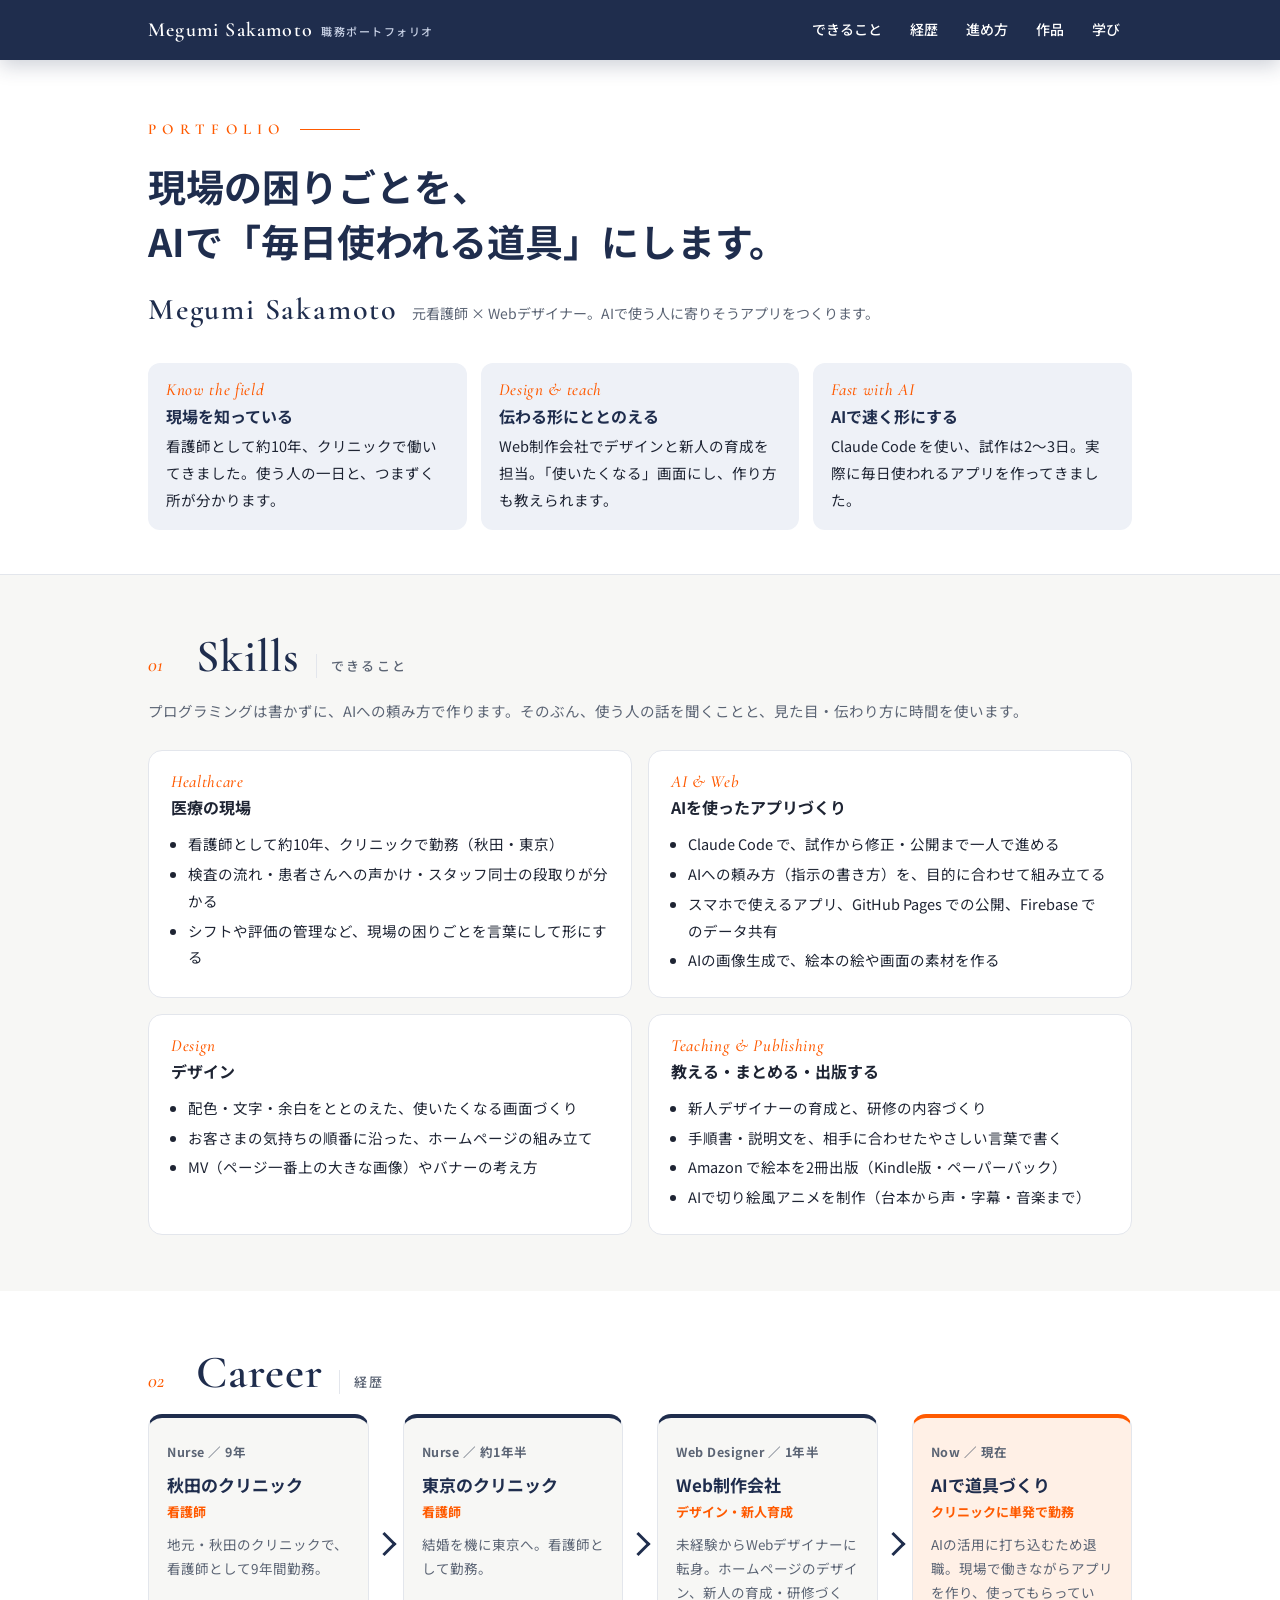
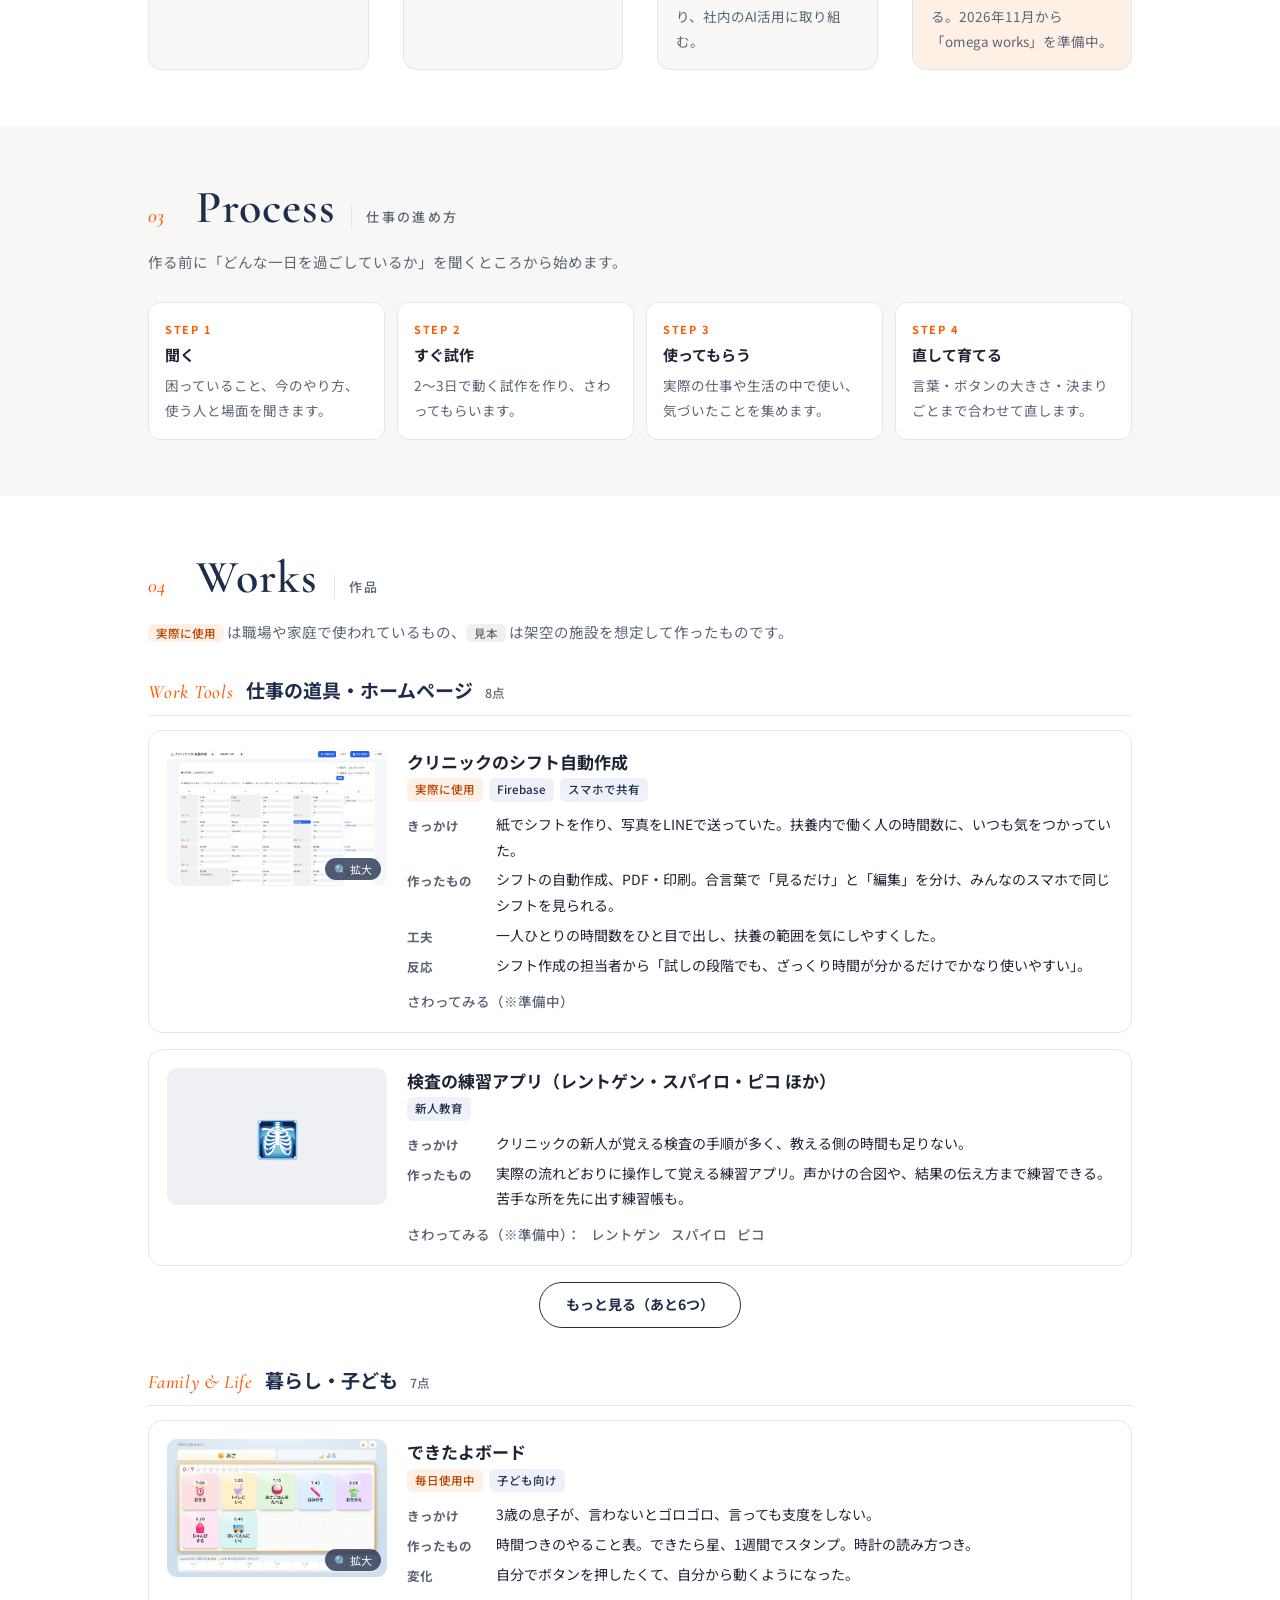
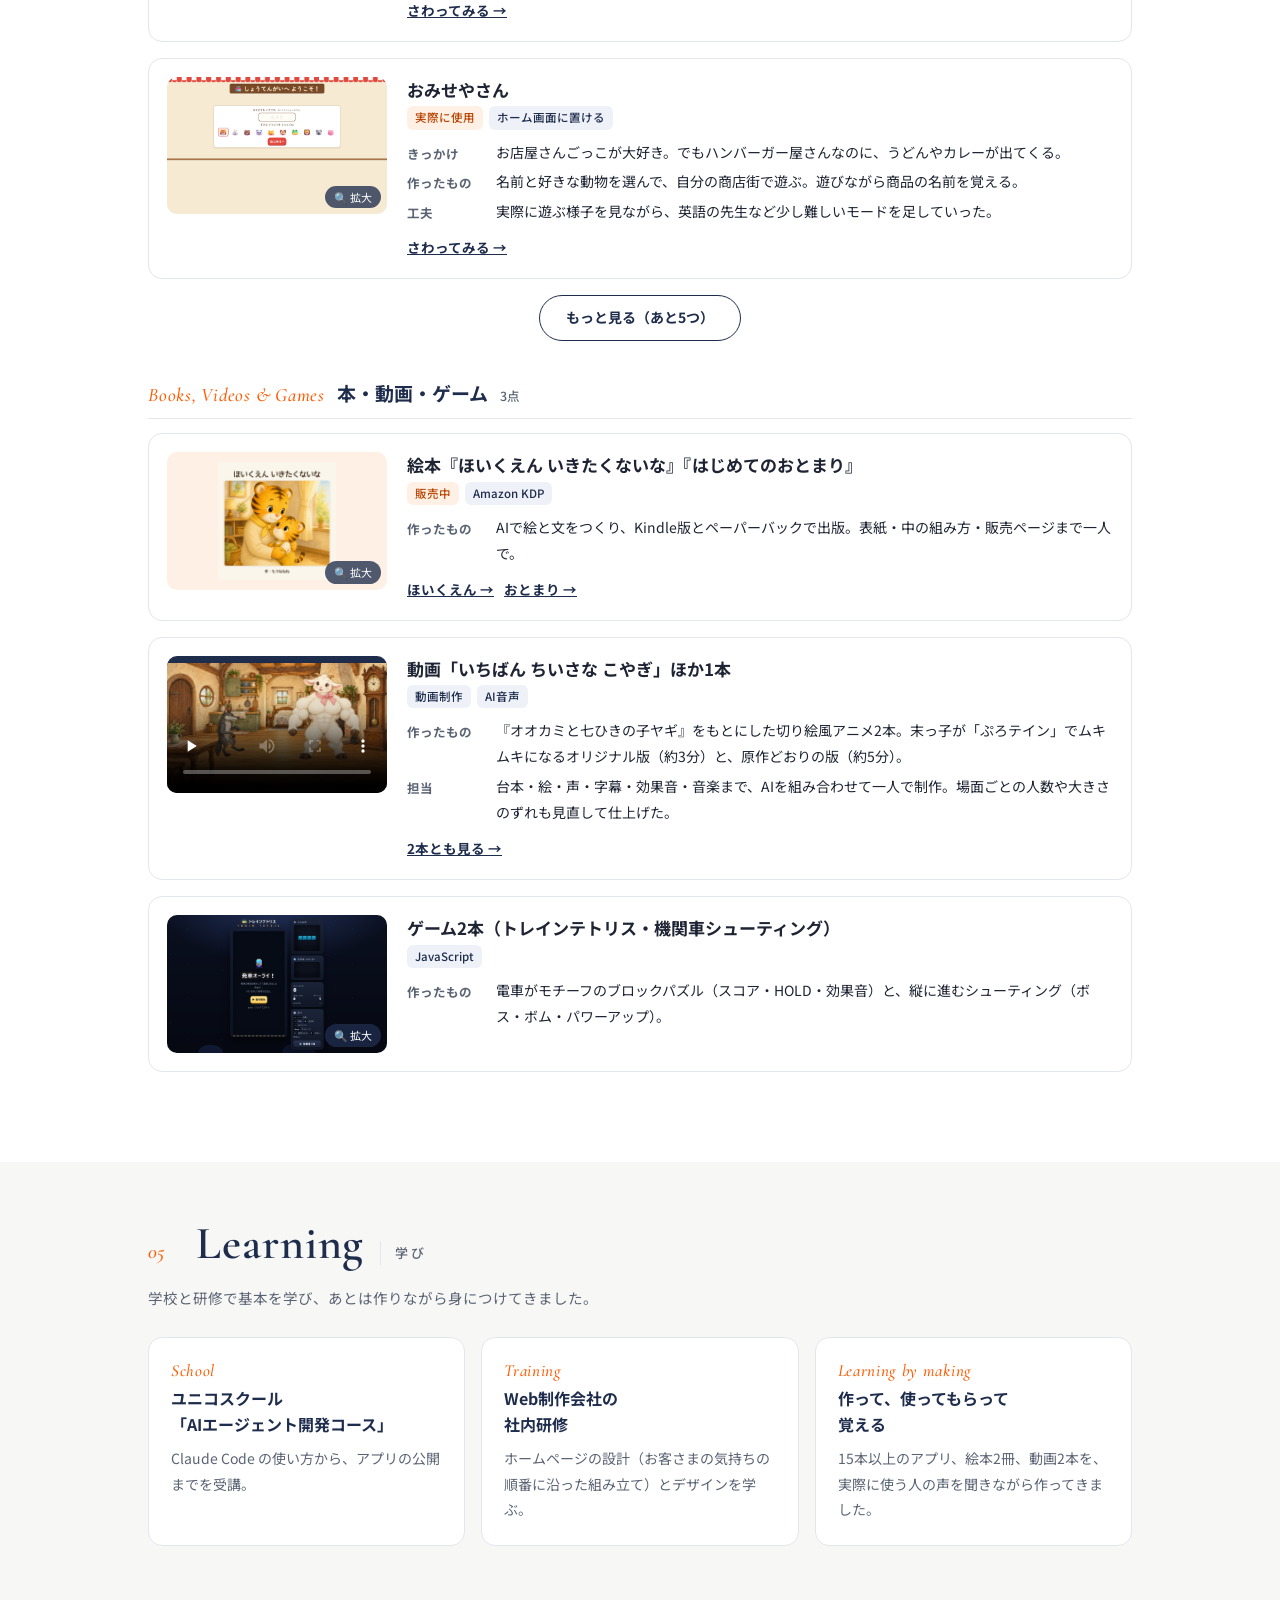
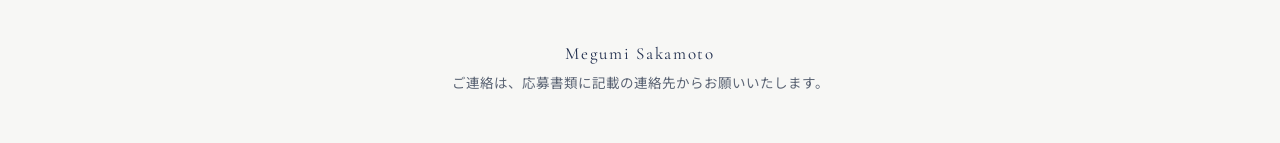
<file: career/index.html>
<!doctype html>
<html lang="ja">
<head>
<meta charset="utf-8">
<meta name="viewport" content="width=device-width, initial-scale=1">
<meta name="robots" content="noindex, nofollow">
<title>Megumi Sakamoto ／ Portfolio</title>
<meta name="description" content="AIで現場の業務ツールをつくる、非エンジニアのつくり手の職務ポートフォリオ。できること・経歴・作品。">
<link rel="preconnect" href="https://fonts.googleapis.com">
<link rel="preconnect" href="https://fonts.gstatic.com" crossorigin>
<link href="https://fonts.googleapis.com/css2?family=Cormorant+Garamond:ital,wght@0,500;0,600;1,500&family=Noto+Sans+JP:wght@400;500;700&display=swap" rel="stylesheet">
<style>
:root{
  --bg:#F7F7F5; --paper:#FFFFFF; --ink:#1E2433; --sub:#5B6474; --line:#E3E6EC;
  --navy:#1F2D4D; --navy-soft:#EEF1F7; --accent:#FF5A00; --accent-soft:#FFF0E6;
}
*{box-sizing:border-box}
html{scroll-behavior:smooth;scroll-padding-top:70px}
body{margin:0;background:var(--bg);color:var(--ink);font-family:"Noto Sans JP","Hiragino Kaku Gothic ProN","Yu Gothic",Meiryo,sans-serif;font-size:15.5px;line-height:1.85;-webkit-font-smoothing:antialiased}
a{color:var(--navy)}
img{max-width:100%;display:block}
.inner{max-width:1040px;margin:0 auto;padding:0 28px}
@media (max-width:560px){.inner{padding:0 16px}}

/* 上のメニュー */
.head{position:sticky;top:0;z-index:20;background:var(--navy);box-shadow:0 6px 20px rgba(31,45,77,.22)}
.head .inner{display:flex;align-items:center;justify-content:space-between;height:60px;gap:12px}
.head .me{font-family:"Cormorant Garamond",Georgia,serif;font-size:20px;font-weight:600;color:#fff;text-decoration:none;letter-spacing:.06em;white-space:nowrap}
.head .me small{font-family:"Noto Sans JP",sans-serif;font-size:11px;color:#C9D2E6;letter-spacing:.14em;font-weight:500;margin-left:8px}
.head nav{display:flex;gap:4px;overflow-x:auto;scrollbar-width:none}
.head nav::-webkit-scrollbar{display:none}
.head nav a{color:#fff;text-decoration:none;font-size:14px;font-weight:500;padding:6px 12px;border-radius:8px;white-space:nowrap}
.head nav a:hover{background:rgba(255,255,255,.14);color:#fff}
.print-btn{font:inherit;font-size:13px;font-weight:700;background:var(--navy);color:#fff;border:0;border-radius:8px;padding:7px 14px;cursor:pointer;white-space:nowrap}
@media (max-width:760px){.head .inner{flex-wrap:wrap;height:auto;padding-top:8px;padding-bottom:6px}.head nav{order:3;width:100%}}

/* 表紙 */
.cover{background:var(--paper);border-bottom:1px solid var(--line);padding:56px 0 44px}
.cover .label{font-family:"Cormorant Garamond",Georgia,serif;font-size:15px;letter-spacing:.42em;color:var(--accent);font-weight:600;margin:0 0 14px;display:flex;align-items:center;gap:14px}
.cover .label::after{content:"";width:60px;height:1px;background:var(--accent)}
.cover h1{font-size:clamp(26px,4vw,38px);line-height:1.45;margin:0 0 6px;color:var(--navy)}
.cover .name{font-size:14px;color:var(--sub);margin:14px 0 26px;display:flex;align-items:baseline;flex-wrap:wrap;gap:4px 14px}
.cover .name b{font-family:"Cormorant Garamond",Georgia,serif;color:var(--navy);font-size:30px;font-weight:600;letter-spacing:.06em}
.summary{display:grid;grid-template-columns:repeat(3,minmax(0,1fr));gap:14px;margin:0;padding:0}
@media (max-width:760px){.summary{grid-template-columns:minmax(0,1fr)}}
.summary li{list-style:none;background:var(--navy-soft);border-radius:12px;padding:16px 18px;font-size:14.5px}
.summary li b{display:block;color:var(--navy);font-size:16px;margin-bottom:2px}

/* 見出し */
section{padding:56px 0}
h2{margin:0 0 14px;color:var(--navy);display:flex;align-items:baseline;flex-wrap:wrap;gap:4px 16px}
h2 .no{font-family:"Cormorant Garamond",serif;font-style:italic;font-size:20px;color:var(--accent);font-weight:500;min-width:1.6em}
h2 .en{font-family:"Cormorant Garamond",Georgia,serif;font-size:clamp(34px,5vw,46px);font-weight:600;letter-spacing:.02em;line-height:1.1}
h2 .ja{font-size:13px;font-weight:500;color:var(--sub);letter-spacing:.18em;padding-left:14px;border-left:1px solid var(--line)}
.en-s{display:block;font-family:"Cormorant Garamond",Georgia,serif;font-style:italic;font-size:17px;color:var(--accent);font-weight:500;letter-spacing:.04em;line-height:1.3}
.sec-lead{color:var(--sub);margin:0 0 26px;font-size:14.5px}

/* できること */
.skills{display:grid;grid-template-columns:repeat(2,minmax(0,1fr));gap:16px}
@media (max-width:760px){.skills{grid-template-columns:minmax(0,1fr)}}
.skill{background:var(--paper);border:1px solid var(--line);border-radius:14px;padding:20px 22px}
.skill h3{margin:0 0 8px;font-size:16px}
.skill ul{margin:0;padding-left:1.2em;font-size:14.5px}
.skill li{margin-bottom:3px}

/* 経歴（左から右へ） */
.flow{list-style:none;margin:8px 0 0;padding:0;display:grid;grid-template-columns:repeat(4,minmax(0,1fr));gap:34px}
.flow li{position:relative;background:var(--bg);border:1px solid var(--line);border-radius:14px;padding:18px 18px 16px;border-top:4px solid var(--navy)}
.flow li.now{background:var(--accent-soft);border-top-color:var(--accent)}
.flow li:not(:last-child)::after{content:"";position:absolute;right:-25px;top:50%;width:14px;height:14px;border-top:3px solid var(--navy);border-right:3px solid var(--navy);transform:translateY(-50%) rotate(45deg)}
.flow .when{font-size:12.5px;color:var(--sub);font-weight:700;letter-spacing:.04em}
.flow h3{margin:4px 0 0;font-size:17px;color:var(--navy)}
.flow .role{margin:0 0 8px;font-size:13px;font-weight:700;color:var(--accent)}
.flow p{margin:0;font-size:13.5px;color:var(--sub);line-height:1.8}
@media (max-width:860px){
  .flow{grid-template-columns:minmax(0,1fr);gap:34px}
  .flow li:not(:last-child)::after{right:auto;left:50%;top:auto;bottom:-25px;transform:translateX(-50%) rotate(135deg)}
}

.timeline{margin:0;padding:0;border-left:2px solid var(--line);margin-left:8px}
.timeline li{list-style:none;position:relative;padding:0 0 22px 26px}
.timeline li::before{content:"";position:absolute;left:-7px;top:7px;width:12px;height:12px;border-radius:50%;background:#fff;border:2px solid var(--navy)}
.timeline li.now::before{background:var(--accent);border-color:var(--accent)}
.timeline .when{font-size:13px;color:var(--sub);font-weight:700}
.timeline h3{margin:0 0 4px;font-size:16px}
.timeline p{margin:0;font-size:14.5px;color:var(--sub)}

/* 進め方 */
.steps{display:grid;grid-template-columns:repeat(4,minmax(0,1fr));gap:12px;counter-reset:s}
@media (max-width:760px){.steps{grid-template-columns:repeat(2,minmax(0,1fr))}}
.steps div{background:var(--paper);border:1px solid var(--line);border-radius:12px;padding:16px;counter-increment:s}
.steps div::before{content:"STEP " counter(s);display:block;font-size:11px;font-weight:700;letter-spacing:.14em;color:var(--accent)}
.steps b{display:block;font-size:15px;margin:2px 0 4px}
.steps p{margin:0;font-size:13.5px;color:var(--sub)}

/* 作品 */
.filter{display:flex;gap:8px;flex-wrap:wrap;margin:0 0 20px}
.filter button{font:inherit;font-size:13.5px;border:1px solid var(--line);background:#fff;border-radius:999px;padding:5px 14px;cursor:pointer;color:var(--ink)}
.filter button.on{background:var(--navy);border-color:var(--navy);color:#fff}
.works{display:grid;gap:16px}
.work{display:grid;grid-template-columns:220px minmax(0,1fr);gap:20px;background:var(--paper);border:1px solid var(--line);border-radius:14px;padding:18px}
@media (max-width:700px){.work{grid-template-columns:minmax(0,1fr)}}
.work .shot{border-radius:10px;overflow:hidden;background:#EEF0F3;aspect-ratio:16/10}
.work .shot img{width:100%;height:100%;object-fit:cover;object-position:top}
.work .shot.book{background:var(--accent-soft);display:flex;align-items:center;justify-content:center;padding:10px}
.work .shot.book img{height:100%;width:auto;object-fit:contain}
.work .shot.none{display:flex;align-items:center;justify-content:center;font-size:36px}
.work .shot.movie{background:#1F2D4D url(../img/koyagi-chiisana.jpg) center/cover}
.work .shot.movie video{width:100%;height:100%;display:block;object-fit:contain;background:#1F2D4D}
@media print{.work .shot.movie video{display:none}}
.work h3{margin:0 0 4px;font-size:17px;line-height:1.5}
.work .meta{display:flex;flex-wrap:wrap;gap:6px;margin:0 0 10px}
.tag{font-size:11.5px;border-radius:6px;padding:1px 8px;background:var(--navy-soft);color:var(--navy);font-weight:500}
.tag.real{background:var(--accent-soft);color:#B84400}
.tag.demo{background:#F0F0F0;color:#666}
.work dl{display:grid;grid-template-columns:5.5em minmax(0,1fr);gap:4px 12px;margin:0;font-size:14px}
.work dt{color:var(--sub);font-weight:700;font-size:12.5px;padding-top:2px}
.work dd{margin:0}
.work .links{margin-top:10px;display:flex;gap:10px;flex-wrap:wrap;font-size:13.5px}
.work .links a{font-weight:700}
.work .links .wip,.work .links a.wip:hover{color:var(--sub);text-decoration:none;font-weight:500;cursor:default}
.wgroup{margin-bottom:34px}
.wg-title{display:flex;align-items:baseline;gap:4px 12px;flex-wrap:wrap;margin:0 0 14px;font-size:19px;color:var(--navy);padding-bottom:8px;border-bottom:1px solid var(--line)}
.wg-title .en-s{display:inline;font-size:19px}
.wg-title small{font-size:12.5px;color:var(--sub);font-weight:500}
.work.extra{display:none}
.wgroup.open .work.extra{display:grid}
.more-btn{display:block;margin:16px auto 0;font:inherit;font-size:14px;font-weight:700;color:var(--navy);background:#fff;border:1.5px solid var(--navy);border-radius:999px;padding:9px 26px;cursor:pointer}
.more-btn:hover{background:var(--navy);color:#fff}

/* 学び */
.learn{display:grid;grid-template-columns:repeat(3,minmax(0,1fr));gap:16px}
@media (max-width:760px){.learn{grid-template-columns:minmax(0,1fr)}}
.learn>div{background:var(--paper);border:1px solid var(--line);border-radius:14px;padding:22px}
.learn h3{margin:4px 0 8px;font-size:16px;color:var(--navy);line-height:1.6}
.learn p{margin:0;font-size:14px;color:var(--sub)}

.foot{padding:36px 0 48px;color:var(--sub);font-size:13.5px;text-align:center}

/* 印刷・PDF */
@media print{
  @page{size:A4;margin:14mm}
  body{background:#fff;font-size:11pt}
  .head,.more-btn,.print-btn,.work .links{display:none!important}
  .cover{padding:0 0 16px;border:0}
  section{padding:18px 0;break-inside:auto}
  .work,.skill,.steps div{break-inside:avoid}
  .work{grid-template-columns:150px minmax(0,1fr);border-color:#ccc}
  .work.extra{display:grid!important}
  a{color:inherit;text-decoration:none}
}

/* 一番上へ戻る */
.to-top{position:fixed;right:20px;bottom:22px;z-index:60;width:56px;height:56px;border-radius:50%;border:0;background:var(--navy);color:#fff;font:inherit;cursor:pointer;display:flex;flex-direction:column;align-items:center;justify-content:center;line-height:1.1;box-shadow:0 10px 24px rgba(31,45,77,.28);opacity:0;visibility:hidden;transform:translateY(10px);transition:.25s}
.to-top.show{opacity:1;visibility:visible;transform:none}
.to-top:hover{background:var(--accent)}
.to-top .arw{font-size:18px;font-weight:700}
.to-top .lbl{font-size:10.5px;letter-spacing:.06em}
@media (max-width:560px){.to-top{right:14px;bottom:16px;width:48px;height:48px}}
/* 画面写真の拡大 */
.shot.zoomable{cursor:zoom-in;position:relative}
.shot.zoomable::after{content:"🔍 拡大";position:absolute;right:6px;bottom:6px;background:rgba(31,45,77,.78);color:#fff;font-size:11px;border-radius:999px;padding:1px 9px;pointer-events:none}
.shot.zoomable:focus-visible{outline:3px solid var(--accent);outline-offset:2px}
.zoom{position:fixed;inset:0;z-index:100;background:rgba(20,26,40,.88);display:none;flex-direction:column;align-items:center;justify-content:center;padding:56px 16px 24px;cursor:zoom-out}
.zoom.open{display:flex}
.zoom img{max-width:min(1200px,100%);max-height:calc(100vh - 130px);width:auto;height:auto;border-radius:10px;background:#fff;box-shadow:0 20px 50px rgba(0,0,0,.4);cursor:default}
.zoom-cap{color:#E8ECF4;font-size:14px;margin:12px 0 0;text-align:center}
.zoom-close{position:absolute;top:12px;right:14px;width:44px;height:44px;border-radius:50%;border:0;background:#fff;color:var(--navy);font-size:26px;line-height:1;cursor:pointer}
@media print{.to-top,.zoom,.shot.zoomable::after{display:none!important}}
@media (max-width:400px){.head .me small{display:none}}

/* スマホ：三本線のメニュー */
.menu-btn,.menu-shade{display:none}
@media (max-width:760px){
  .head .inner{flex-wrap:nowrap;height:58px;padding-top:0;padding-bottom:0}
  .menu-btn{display:flex;flex-direction:column;align-items:center;justify-content:center;gap:3px;width:54px;height:46px;margin-right:-6px;border:0;border-radius:10px;background:rgba(255,255,255,.1);color:#fff;font:inherit;cursor:pointer;flex:none}
  .menu-btn .bars{position:relative;width:22px;height:15px;display:block}
  .menu-btn .bars i{position:absolute;left:0;width:100%;height:2px;border-radius:2px;background:#fff;transition:.25s}
  .menu-btn .bars i:nth-child(1){top:0}.menu-btn .bars i:nth-child(2){top:6.5px}.menu-btn .bars i:nth-child(3){top:13px}
  .menu-open .menu-btn .bars i:nth-child(1){top:6.5px;transform:rotate(45deg)}
  .menu-open .menu-btn .bars i:nth-child(2){opacity:0}
  .menu-open .menu-btn .bars i:nth-child(3){top:6.5px;transform:rotate(-45deg)}
  .menu-btn .mlbl{font-size:10px;letter-spacing:0;line-height:1;white-space:nowrap}
  .head nav{position:fixed;top:58px;right:0;bottom:0;width:min(80vw,320px);flex-direction:column;gap:0;overflow-y:auto;padding:12px 22px 28px;background:#fff;box-shadow:-12px 0 30px rgba(31,45,77,.2);transform:translateX(105%);visibility:hidden;transition:transform .3s ease,visibility .3s;order:initial}
  .menu-open .head nav{transform:none;visibility:visible}
  .head nav a{color:var(--navy);font-size:16px;padding:16px 4px;border-radius:0;border-bottom:1px solid var(--line);display:flex;justify-content:space-between;align-items:center}
  .head nav a::after{content:'›';font-size:22px;line-height:1;color:var(--sub)}
  .head nav a:hover{background:var(--navy-soft);color:var(--navy)}
  .menu-shade{display:block;position:fixed;inset:58px 0 0 0;background:rgba(31,45,77,.45);z-index:19;opacity:0;visibility:hidden;transition:.3s}
  .menu-open .menu-shade{opacity:1;visibility:visible}
  body.menu-open{overflow:hidden}
}
@media (max-width:400px){.head .me small{display:inline}}
@media (max-width:350px){.head .me small{display:none}}
</style>
</head>
<body>

<header class="head">
  <div class="inner">
    <a class="me" href="#top">Megumi Sakamoto<small>職務ポートフォリオ</small></a>
    <nav>
      <a href="#skills">できること</a>
      <a href="#career">経歴</a>
      <a href="#how">進め方</a>
      <a href="#works">作品</a>
      <a href="#learn">学び</a>
    </nav>
  </div>
</header>

<main id="top">
<div class="cover">
  <div class="inner">
    <p class="label">PORTFOLIO</p>
    <h1>現場の困りごとを、<br>AIで「毎日使われる道具」にします。</h1>
    <p class="name"><b>Megumi Sakamoto</b><span>元看護師 × Webデザイナー。AIで使う人に寄りそうアプリをつくります。</span></p>
    <ul class="summary">
      <li><span class="en-s">Know the field</span><b>現場を知っている</b>看護師として約10年、クリニックで働いてきました。使う人の一日と、つまずく所が分かります。</li>
      <li><span class="en-s">Design &amp; teach</span><b>伝わる形にととのえる</b>Web制作会社でデザインと新人の育成を担当。「使いたくなる」画面にし、作り方も教えられます。</li>
      <li><span class="en-s">Fast with AI</span><b>AIで速く形にする</b>Claude Code を使い、試作は2〜3日。実際に毎日使われるアプリを作ってきました。</li>
    </ul>
  </div>
</div>

<!-- できること -->
<section id="skills">
  <div class="inner">
    <h2><span class="no">01</span><span class="en">Skills</span><span class="ja">できること</span></h2>
    <p class="sec-lead">プログラミングは書かずに、AIへの頼み方で作ります。そのぶん、使う人の話を聞くことと、見た目・伝わり方に時間を使います。</p>
    <div class="skills">
      <div class="skill"><h3><span class="en-s">Healthcare</span>医療の現場</h3><ul>
        <li>看護師として約10年、クリニックで勤務（秋田・東京）</li>
        <li>検査の流れ・患者さんへの声かけ・スタッフ同士の段取りが分かる</li>
        <li>シフトや評価の管理など、現場の困りごとを言葉にして形にする</li>
      </ul></div>
      <div class="skill"><h3><span class="en-s">AI &amp; Web</span>AIを使ったアプリづくり</h3><ul>
        <li>Claude Code で、試作から修正・公開まで一人で進める</li>
        <li>AIへの頼み方（指示の書き方）を、目的に合わせて組み立てる</li>
        <li>スマホで使えるアプリ、GitHub Pages での公開、Firebase でのデータ共有</li>
        <li>AIの画像生成で、絵本の絵や画面の素材を作る</li>
      </ul></div>
      <div class="skill"><h3><span class="en-s">Design</span>デザイン</h3><ul>
        <li>配色・文字・余白をととのえた、使いたくなる画面づくり</li>
        <li>お客さまの気持ちの順番に沿った、ホームページの組み立て</li>
        <li>MV（ページ一番上の大きな画像）やバナーの考え方</li>
      </ul></div>
      <div class="skill"><h3><span class="en-s">Teaching &amp; Publishing</span>教える・まとめる・出版する</h3><ul>
        <li>新人デザイナーの育成と、研修の内容づくり</li>
        <li>手順書・説明文を、相手に合わせたやさしい言葉で書く</li>
        <li>Amazon で絵本を2冊出版（Kindle版・ペーパーバック）</li>
        <li>AIで切り絵風アニメを制作（台本から声・字幕・音楽まで）</li>
      </ul></div>
    </div>
  </div>
</section>

<!-- 経歴 -->
<section id="career" style="background:var(--paper)">
  <div class="inner">
    <h2><span class="no">02</span><span class="en">Career</span><span class="ja">経歴</span></h2>
    <ol class="flow">
      <li><span class="when">Nurse ／ 9年</span><h3>秋田のクリニック</h3><p class="role">看護師</p><p>地元・秋田のクリニックで、看護師として9年間勤務。</p></li>
      <li><span class="when">Nurse ／ 約1年半</span><h3>東京のクリニック</h3><p class="role">看護師</p><p>結婚を機に東京へ。看護師として勤務。</p></li>
      <li><span class="when">Web Designer ／ 1年半</span><h3>Web制作会社</h3><p class="role">デザイン・新人育成</p><p>未経験からWebデザイナーに転身。ホームページのデザイン、新人の育成・研修づくり、社内のAI活用に取り組む。</p></li>
      <li class="now"><span class="when">Now ／ 現在</span><h3>AIで道具づくり</h3><p class="role">クリニックに単発で勤務</p><p>AIの活用に打ち込むため退職。現場で働きながらアプリを作り、使ってもらっている。2026年11月から「omega works」を準備中。</p></li>
    </ol>
  </div>
</section>

<!-- 進め方 -->
<section id="how">
  <div class="inner">
    <h2><span class="no">03</span><span class="en">Process</span><span class="ja">仕事の進め方</span></h2>
    <p class="sec-lead">作る前に「どんな一日を過ごしているか」を聞くところから始めます。</p>
    <div class="steps">
      <div><b>聞く</b><p>困っていること、今のやり方、使う人と場面を聞きます。</p></div>
      <div><b>すぐ試作</b><p>2〜3日で動く試作を作り、さわってもらいます。</p></div>
      <div><b>使ってもらう</b><p>実際の仕事や生活の中で使い、気づいたことを集めます。</p></div>
      <div><b>直して育てる</b><p>言葉・ボタンの大きさ・決まりごとまで合わせて直します。</p></div>
    </div>
  </div>
</section>

<!-- 作品 -->
<section id="works" style="background:var(--paper)">
  <div class="inner">
    <h2><span class="no">04</span><span class="en">Works</span><span class="ja">作品</span></h2>
    <p class="sec-lead"><span class="tag real">実際に使用</span> は職場や家庭で使われているもの、<span class="tag demo">見本</span> は架空の施設を想定して作ったものです。</p>
    <div class="wgroup">
      <h3 class="wg-title"><span class="en-s">Work Tools</span>仕事の道具・ホームページ<small>8点</small></h3>
      <div class="works">
      <article class="work" data-c="work">
        <div class="shot"><img src="img/harusora-shift.png" alt="クリニックのシフト自動作成の画面" loading="lazy"></div>
        <div>
          <h3>クリニックのシフト自動作成</h3>
          <div class="meta"><span class="tag real">実際に使用</span><span class="tag">Firebase</span><span class="tag">スマホで共有</span></div>
          <dl>
            <dt>きっかけ</dt><dd>紙でシフトを作り、写真をLINEで送っていた。扶養内で働く人の時間数に、いつも気をつかっていた。</dd>
            <dt>作ったもの</dt><dd>シフトの自動作成、PDF・印刷。合言葉で「見るだけ」と「編集」を分け、みんなのスマホで同じシフトを見られる。</dd>
            <dt>工夫</dt><dd>一人ひとりの時間数をひと目で出し、扶養の範囲を気にしやすくした。</dd>
            <dt>反応</dt><dd>シフト作成の担当者から「試しの段階でも、ざっくり時間が分かるだけでかなり使いやすい」。</dd>
          </dl>
          <div class="links"><a class="wip" href="https://claude.ai/artifact/VRQjRufavwrSvmrbUbE9vi" target="_blank" rel="noopener">さわってみる（※準備中）</a></div>
        </div>
      </article>
      <article class="work" data-c="work">
        <div class="shot none">🩻</div>
        <div>
          <h3>検査の練習アプリ（レントゲン・スパイロ・ピコ ほか）</h3>
          <div class="meta"><span class="tag">新人教育</span></div>
          <dl>
            <dt>きっかけ</dt><dd>クリニックの新人が覚える検査の手順が多く、教える側の時間も足りない。</dd>
            <dt>作ったもの</dt><dd>実際の流れどおりに操作して覚える練習アプリ。声かけの合図や、結果の伝え方まで練習できる。苦手な所を先に出す練習帳も。</dd>
          </dl>
          <div class="links"><span class="wip">さわってみる（※準備中）：</span><a class="wip" href="https://claude.ai/artifact/QMcf98codp7Dy1nYR6HCyh" target="_blank" rel="noopener">レントゲン</a><a class="wip" href="https://claude.ai/artifact/CbmPzRjCjzrUxHSSvJtewU" target="_blank" rel="noopener">スパイロ</a><a class="wip" href="https://claude.ai/artifact/7icBSUMtC3ndYw2LriqqEZ" target="_blank" rel="noopener">ピコ</a></div>
        </div>
      </article>
      <article class="work extra" data-c="work">
        <div class="shot none">🗓️</div>
        <div>
          <h3>土曜・連休の出勤シフト表</h3>
          <div class="meta"><span class="tag">自動割り振り</span></div>
          <dl>
            <dt>きっかけ</dt><dd>4チームで土曜・連休の出勤を公平に割り振るのが、毎回もめる。産休明けの人の数え方もややこしい。</dd>
            <dt>作ったもの</dt><dd>人数の比率とスタッフを入れると、公平に自動で割り振る。手当の付く日は印を付け、手で調整もできる。</dd>
          </dl>
          <div class="links"><a class="wip" href="https://claude.ai/artifact/7oEAE3ukEjG9nPMSbnikfs" target="_blank" rel="noopener">さわってみる（※準備中）</a></div>
        </div>
      </article>
      <article class="work extra" data-c="work">
        <div class="shot"><img src="img/barthel.png" alt="リハビリ評価・提出の管理画面" loading="lazy"></div>
        <div>
          <h3>リハビリ評価・提出の管理</h3>
          <div class="meta"><span class="tag">期限の見える化</span><span class="tag">CSV</span></div>
          <dl>
            <dt>きっかけ</dt><dd>デイサービスの加算のための評価が、3か月ごと・測定月ごとで期限がばらばら。もれが心配。</dd>
            <dt>作ったもの</dt><dd>2種類の加算を別々に追いかけ、「今月やる人」「期限切れ」「休止」「提出済み」を1画面で色分け。</dd>
          </dl>
          <div class="links"><a class="wip" href="https://claude.ai/artifact/QvGTDc7xYCzmBMwREJCfKY" target="_blank" rel="noopener">さわってみる（※準備中）</a></div>
        </div>
      </article>
      <article class="work extra" data-c="work">
        <div class="shot"><img src="img/slta-aid.png" alt="失語症検査の採点補助の画面" loading="lazy"></div>
        <div>
          <h3>失語症検査（SLTA）の採点補助</h3>
          <div class="meta"><span class="tag">オフライン</span><span class="tag">合言葉で保護</span></div>
          <dl>
            <dt>きっかけ</dt><dd>言語聴覚士が採点のたびに、分厚いマニュアルをめくっている。</dd>
            <dt>作ったもの</dt><dd>語の列挙・叙述・反応の分類を、本を見ずに採点できる。データを外に送らない作り。</dd>
          </dl>
          <div class="links"><a href="https://omega-ai-lab-39.github.io/slta-aid/" target="_blank" rel="noopener">さわってみる（入口のみ・合言葉が必要） →</a></div>
        </div>
      </article>
      <article class="work extra" data-c="work">
        <div class="shot"><img src="img/carecompass.png" alt="ケアコンパスの画面" loading="lazy"></div>
        <div>
          <h3>業務システム「ケアコンパス」</h3>
          <div class="meta"><span class="tag demo">見本</span><span class="tag">AI要約</span><span class="tag">承認の流れ</span></div>
          <dl>
            <dt>想定</dt><dd>デイサービスの申し送りと見守り。誰を先に見るべきかが、人によってちがう。</dd>
            <dt>作ったもの</dt><dd>AIが申し送りを要約し、見守りが必要な人を上に出すダッシュボード。利用者管理・リハビリ記録・承認・分析レポート。</dd>
          </dl>
          <div class="links"><a href="https://omega-ai-lab-39.github.io/hidamari-no-ie/staff/" target="_blank" rel="noopener">さわってみる →</a></div>
        </div>
      </article>
      <article class="work extra" data-c="work">
        <div class="shot"><img src="img/shift-monthly.png" alt="月間勤務表の自動作成の画面" loading="lazy"></div>
        <div>
          <h3>月間勤務表の自動作成</h3>
          <div class="meta"><span class="tag demo">見本</span><span class="tag">ルールの確認</span></div>
          <dl>
            <dt>想定</dt><dd>資格・送迎の運転・希望休を見ながら、毎月手で勤務表を組む。</dd>
            <dt>作ったもの</dt><dd>スタッフの条件を入れると自動で勤務表を作り、ルール違反がないか確かめる。</dd>
          </dl>
          <div class="links"><span class="wip">さわってみる（※準備中）</span></div>
        </div>
      </article>
      <article class="work extra" data-c="web">
        <div class="shot"><img src="img/hidamari-lp.png" alt="デイサービスのホームページの画面" loading="lazy"></div>
        <div>
          <h3>デイサービスのホームページ</h3>
          <div class="meta"><span class="tag demo">見本</span><span class="tag">ホームページ</span></div>
          <dl>
            <dt>想定</dt><dd>リハビリ特化のデイサービスを探す家族に、「ここなら安心」と感じてもらう。</dd>
            <dt>作ったもの</dt><dd>温かい配色とイラストで、サービス紹介からアクセスまでを一貫したトーンで。</dd>
          </dl>
          <div class="links"><a href="https://omega-ai-lab-39.github.io/hidamari-no-ie/" target="_blank" rel="noopener">見てみる →</a></div>
        </div>
      </article>
      </div>
      <button class="more-btn" type="button" data-more="あと6つ">もっと見る（あと6つ）</button>
    </div>
    <div class="wgroup">
      <h3 class="wg-title"><span class="en-s">Family &amp; Life</span>暮らし・子ども<small>7点</small></h3>
      <div class="works">
      <article class="work" data-c="life">
        <div class="shot"><img src="img/dekitayo.png" alt="できたよボードの画面" loading="lazy"></div>
        <div>
          <h3>できたよボード</h3>
          <div class="meta"><span class="tag real">毎日使用中</span><span class="tag">子ども向け</span></div>
          <dl>
            <dt>きっかけ</dt><dd>3歳の息子が、言わないとゴロゴロ、言っても支度をしない。</dd>
            <dt>作ったもの</dt><dd>時間つきのやること表。できたら星、1週間でスタンプ。時計の読み方つき。</dd>
            <dt>変化</dt><dd>自分でボタンを押したくて、自分から動くようになった。</dd>
          </dl>
          <div class="links"><a href="https://claude.ai/artifact/NVQNzwQSe124EZVfGbwSNy" target="_blank" rel="noopener">さわってみる →</a></div>
        </div>
      </article>
      <article class="work" data-c="life">
        <div class="shot"><img src="img/omise.png" alt="おみせやさんの画面" loading="lazy"></div>
        <div>
          <h3>おみせやさん</h3>
          <div class="meta"><span class="tag real">実際に使用</span><span class="tag">ホーム画面に置ける</span></div>
          <dl>
            <dt>きっかけ</dt><dd>お店屋さんごっこが大好き。でもハンバーガー屋さんなのに、うどんやカレーが出てくる。</dd>
            <dt>作ったもの</dt><dd>名前と好きな動物を選んで、自分の商店街で遊ぶ。遊びながら商品の名前を覚える。</dd>
            <dt>工夫</dt><dd>実際に遊ぶ様子を見ながら、英語の先生など少し難しいモードを足していった。</dd>
          </dl>
          <div class="links"><a href="https://omega-ai-lab-39.github.io/omise/" target="_blank" rel="noopener">さわってみる →</a></div>
        </div>
      </article>
      <article class="work extra" data-c="life">
        <div class="shot"><img src="img/kids-english.png" alt="えいごかいわの画面" loading="lazy"></div>
        <div>
          <h3>えいご かいわ（3歳向け）</h3>
          <div class="meta"><span class="tag">音声つき</span></div>
          <dl>
            <dt>作ったもの</dt><dd>タップすると英語で言うことばカード、クイズ、まねっこ会話。</dd>
          </dl>
          <div class="links"><a class="wip" href="https://claude.ai/artifact/4VU5VPzhii6XaC7DtXGKbf" target="_blank" rel="noopener">さわってみる（※準備中）</a></div>
        </div>
      </article>
      <article class="work extra" data-c="life">
        <div class="shot none">🗂️</div>
        <div>
          <h3>英語Q&amp;Aカード（大人向け）</h3>
          <div class="meta"><span class="tag real">実際に使用</span><span class="tag">暗記カード</span></div>
          <dl>
            <dt>きっかけ</dt><dd>仕事で英語を使う家族が、その日に覚えた言い回しを忘れないようにしたい。</dd>
            <dt>作ったもの</dt><dd>覚えたことをカードに登録し、めくってテスト。メモの写真も付けられ、覚えた割合が分かる。</dd>
          </dl>
          <div class="links"><a href="https://claude.ai/artifact/UWxGoX9UdetixbgV9thPuZ" target="_blank" rel="noopener">さわってみる →</a></div>
        </div>
      </article>
      <article class="work extra" data-c="life">
        <div class="shot none">🎙️</div>
        <div>
          <h3>英語プレゼンの練習（読み上げ）</h3>
          <div class="meta"><span class="tag real">実際に使用</span><span class="tag">音声読み上げ</span></div>
          <dl>
            <dt>きっかけ</dt><dd>英語のプレゼン原稿を、声に出して何度も練習したい。</dd>
            <dt>作ったもの</dt><dd>原稿を読み上げ、今の文と単語を色で追える。速さの調整、1文くり返し、文字を隠して聴くだけの練習も。</dd>
          </dl>
          <div class="links"><a href="https://claude.ai/artifact/LeaaCmy5tMvwHmE4aAPvV5" target="_blank" rel="noopener">さわってみる →</a></div>
        </div>
      </article>
      <article class="work extra" data-c="life">
        <div class="shot"><img src="img/zaiko.png" alt="在庫の管理の画面" loading="lazy"></div>
        <div>
          <h3>おうちの在庫</h3>
          <div class="meta"><span class="tag real">実際に使用</span><span class="tag">スマホとPCで同じデータ</span></div>
          <dl>
            <dt>作ったもの</dt><dd>残りの日数・なくなる日・使うペースを出し、買い物リストを作る。ネット注文の読み込みにも対応。</dd>
          </dl>
          <div class="links"><a class="wip" href="https://claude.ai/artifact/FBeKiwVVNyn6uktfjdLTVW" target="_blank" rel="noopener">さわってみる（※準備中）</a></div>
        </div>
      </article>
      <article class="work extra" data-c="life">
        <div class="shot"><img src="img/nisa.png" alt="NISA積立シミュレーターの画面" loading="lazy"></div>
        <div>
          <h3>NISA積立シミュレーター</h3>
          <div class="meta"><span class="tag">グラフ</span></div>
          <dl>
            <dt>作ったもの</dt><dd>年齢ごとの積立プランをいくつか作り、増え方を重ねて比べる。甥っ子とのお金の話のために作った。</dd>
          </dl>
          <div class="links"><a class="wip" href="https://claude.ai/artifact/W2Bq2jQGr3P1bTSRPJeeUE" target="_blank" rel="noopener">さわってみる（※準備中）</a></div>
        </div>
      </article>
      </div>
      <button class="more-btn" type="button" data-more="あと5つ">もっと見る（あと5つ）</button>
    </div>
    <div class="wgroup">
      <h3 class="wg-title"><span class="en-s">Books, Videos &amp; Games</span>本・動画・ゲーム<small>3点</small></h3>
      <div class="works">
      <article class="work" data-c="book">
        <div class="shot book"><img src="img/book-hoikuen.jpg" alt="絵本『ほいくえん いきたくないな』の表紙" loading="lazy"></div>
        <div>
          <h3>絵本『ほいくえん いきたくないな』『はじめてのおとまり』</h3>
          <div class="meta"><span class="tag real">販売中</span><span class="tag">Amazon KDP</span></div>
          <dl>
            <dt>作ったもの</dt><dd>AIで絵と文をつくり、Kindle版とペーパーバックで出版。表紙・中の組み方・販売ページまで一人で。</dd>
          </dl>
          <div class="links"><a href="https://www.amazon.co.jp/dp/B0HG6HN39T" target="_blank" rel="noopener">ほいくえん →</a><a href="https://www.amazon.co.jp/dp/B0HG4TR31B" target="_blank" rel="noopener">おとまり →</a></div>
        </div>
      </article>
      <article class="work" data-c="book">
        <div class="shot movie"><video controls playsinline preload="none" poster="../img/koyagi-chiisana.jpg" src="../video/koyagi-chiisana.mp4?v=2" aria-label="動画「いちばん ちいさな こやぎ」"></video></div>
        <div>
          <h3>動画「いちばん ちいさな こやぎ」ほか1本</h3>
          <div class="meta"><span class="tag">動画制作</span><span class="tag">AI音声</span></div>
          <dl>
            <dt>作ったもの</dt><dd>『オオカミと七ひきの子ヤギ』をもとにした切り絵風アニメ2本。末っ子が「ぷろテイン」でムキムキになるオリジナル版（約3分）と、原作どおりの版（約5分）。</dd>
            <dt>担当</dt><dd>台本・絵・声・字幕・効果音・音楽まで、AIを組み合わせて一人で制作。場面ごとの人数や大きさのずれも見直して仕上げた。</dd>
          </dl>
          <div class="links"><a href="../works.html#book" target="_blank" rel="noopener">2本とも見る →</a></div>
        </div>
      </article>
      <article class="work" data-c="book">
        <div class="shot"><img src="img/tetris.png" alt="トレインテトリスの画面" loading="lazy"></div>
        <div>
          <h3>ゲーム2本（トレインテトリス・機関車シューティング）</h3>
          <div class="meta"><span class="tag">JavaScript</span></div>
          <dl>
            <dt>作ったもの</dt><dd>電車がモチーフのブロックパズル（スコア・HOLD・効果音）と、縦に進むシューティング（ボス・ボム・パワーアップ）。</dd>
          </dl>
        </div>
      </article>
      </div>
    </div>
  </div>
</section>

<!-- 学び -->
<section id="learn">
  <div class="inner">
    <h2><span class="no">05</span><span class="en">Learning</span><span class="ja">学び</span></h2>
    <p class="sec-lead">学校と研修で基本を学び、あとは作りながら身につけてきました。</p>
    <div class="learn">
      <div><span class="en-s">School</span><h3>ユニコスクール<br>「AIエージェント開発コース」</h3><p>Claude Code の使い方から、アプリの公開までを受講。</p></div>
      <div><span class="en-s">Training</span><h3>Web制作会社の<br>社内研修</h3><p>ホームページの設計（お客さまの気持ちの順番に沿った組み立て）とデザインを学ぶ。</p></div>
      <div><span class="en-s">Learning by making</span><h3>作って、使ってもらって<br>覚える</h3><p>15本以上のアプリ、絵本2冊、動画2本を、実際に使う人の声を聞きながら作ってきました。</p></div>
    </div>
  </div>
</section>
</main>

<footer class="foot">
  <div class="inner"><span style="font-family:'Cormorant Garamond',serif;font-size:17px;letter-spacing:.1em;color:var(--navy)">Megumi Sakamoto</span><br>ご連絡は、応募書類に記載の連絡先からお願いいたします。</div>
</footer>

<script>
// 作品の「もっと見る」
document.querySelectorAll('.more-btn').forEach(function(b){
  b.addEventListener('click',function(){
    var g=b.closest('.wgroup'); var open=g.classList.toggle('open');
    b.textContent=open?'閉じる':'もっと見る（'+b.dataset.more+'）';
  });
});
</script>
<script src="common.js?v=6"></script>
</body>
</html>
</file>
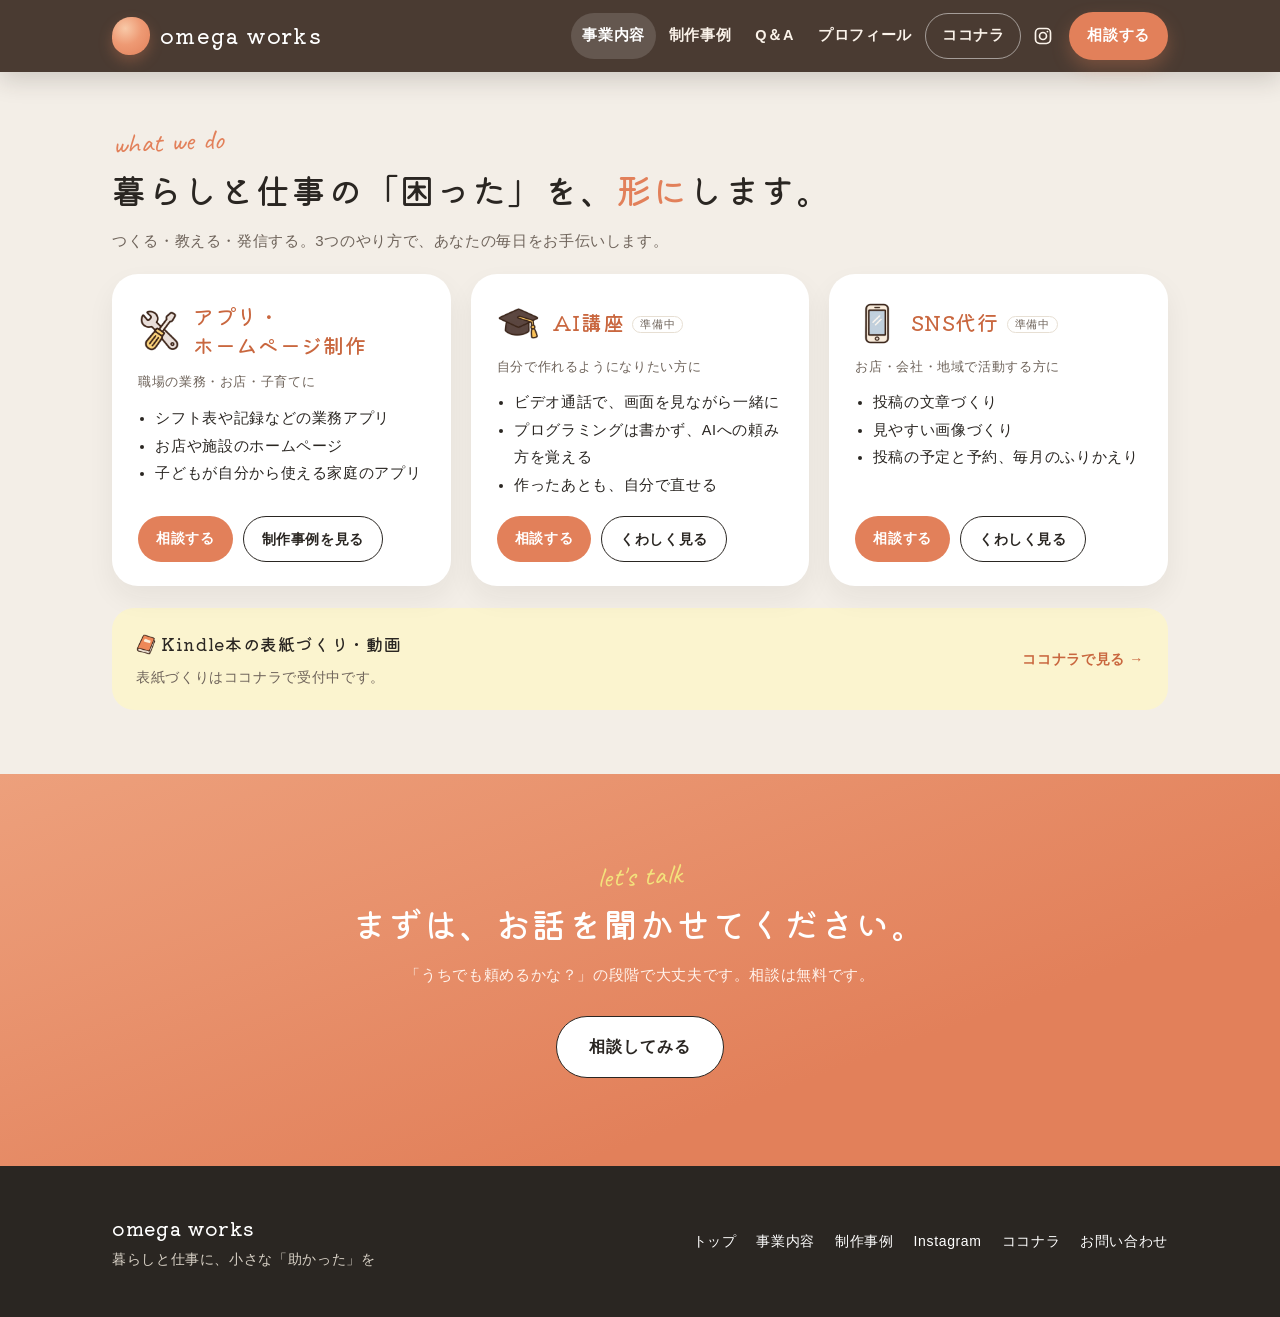
<file: jigyo.html>
<!doctype html>
<html lang="ja">
<head>
<meta charset="utf-8">
<meta name="viewport" content="width=device-width, initial-scale=1">
<title>omega works 事業内容</title>
<meta name="description" content="omega works の事業内容。暮らしと仕事の小さなアプリ・ホームページ制作、AI講座、SNS代行、Kindle本の表紙づくり。">
<link rel="preconnect" href="https://fonts.googleapis.com">
<link rel="preconnect" href="https://fonts.gstatic.com" crossorigin>
<link href="https://fonts.googleapis.com/css2?family=Caveat:wght@500;600&family=Kiwi+Maru:wght@400;500&display=swap" rel="stylesheet">
<link rel="stylesheet" href="style.css?v=24">
<style>
/* ===== SNS代行ページだけの見た目 ===== */
.prep{display:inline-flex;align-items:center;gap:8px;background:var(--yellow);color:var(--ink);font-weight:700;font-size:13.5px;border-radius:999px;padding:5px 16px;margin:18px 0 0}
.choose{display:grid;grid-template-columns:repeat(2,minmax(0,1fr));gap:18px;margin:30px 0 0}
.choose a{display:flex;gap:16px;align-items:center;background:#fff;border-radius:24px;padding:22px 24px;text-decoration:none;color:var(--ink);box-shadow:0 10px 24px rgba(42,38,34,.06);transition:.2s;border:2px solid transparent}
.choose a:hover{border-color:var(--orange-lite);transform:translateY(-3px)}
.choose .ic{width:56px;height:56px;border-radius:50% 44% 52% 46%;background:var(--orange-soft);display:flex;align-items:center;justify-content:center;font-size:28px;flex:none}
.choose a.kojin .ic{background:#E7ECF5}
.choose h3{font-family:var(--round);font-weight:500;margin:0;font-size:18px;line-height:1.5}
.choose p{margin:2px 0 0;font-size:13.5px;color:var(--sub);line-height:1.7}
.choose .go{margin-left:auto;color:var(--orange);font-size:22px}
@media (max-width:700px){.choose{grid-template-columns:minmax(0,1fr)}}

.sns-sec{padding:64px 0}
.sns-sec>.inner>h2{display:flex;align-items:center;gap:12px;margin-bottom:8px}
.sns-sec .lead{margin:0 0 30px}
.sub-h{font-family:var(--round);font-weight:500;font-size:20px;margin:44px 0 16px;display:flex;align-items:center;gap:10px}
.sub-h::before{content:"";width:22px;height:3px;border-radius:2px;background:var(--orange)}
.steps{display:grid;grid-template-columns:repeat(4,minmax(0,1fr));gap:14px;counter-reset:st}
.steps li{list-style:none;background:#fff;border-radius:20px;padding:20px 18px;position:relative;box-shadow:0 8px 20px rgba(42,38,34,.05)}
.steps li::before{counter-increment:st;content:"STEP " counter(st);font-family:var(--script);font-size:22px;color:var(--orange);display:block;line-height:1.2}
.steps b{display:block;font-family:var(--round);font-weight:500;font-size:16.5px;margin:4px 0}
.steps span{font-size:13.5px;color:var(--sub);line-height:1.75;display:block}
@media (max-width:860px){.steps{grid-template-columns:repeat(2,minmax(0,1fr))}}
@media (max-width:480px){.steps{grid-template-columns:minmax(0,1fr)}}
.price-box{background:var(--yellow-soft);border-radius:24px;padding:22px 26px;display:flex;flex-wrap:wrap;gap:8px 22px;align-items:center;justify-content:space-between}
.price-box b{font-family:var(--round);font-weight:500;font-size:22px}
.price-box p{margin:0;font-size:14px;color:var(--sub)}
.sns-sec .worry{margin:0;max-width:none}
.sns-sec .bene div{background:#fff;box-shadow:0 8px 20px rgba(42,38,34,.05)}
.steps{padding:0;margin:0}
.sns-sec .faq{margin:0;max-width:none}
.note-box{background:#fff;border-left:5px solid #4A5C86;border-radius:14px;padding:16px 20px;font-size:14px;color:var(--sub);line-height:1.85}
.note-box b{color:var(--ink)}

/* 合言葉の鍵 */
.kojin-sec{background:var(--card)}
.lock{max-width:560px;margin:10px auto 0;background:#fff;border-radius:28px;padding:34px 28px;text-align:center;box-shadow:0 14px 30px rgba(42,38,34,.06)}
.lock .big{font-size:40px;line-height:1}
.lock h3{font-family:var(--round);font-weight:500;font-size:20px;margin:12px 0 6px}
.lock p{margin:0;color:var(--sub);font-size:14.5px}
.lock form{display:flex;gap:10px;margin:22px auto 0;max-width:400px}
.lock input{flex:1;min-width:0;font:inherit;font-size:16px;border:1.5px solid var(--line);border-radius:999px;padding:11px 18px;background:var(--bg)}
.lock input:focus{outline:none;border-color:var(--orange-lite);background:#fff}
.lock button{font:inherit;font-weight:700;border:0;border-radius:999px;background:var(--ink);color:#fff;padding:11px 22px;cursor:pointer;white-space:nowrap}
.lock .err{color:#C24A2A;font-size:13.5px;min-height:1.6em;margin-top:10px}
@media (max-width:420px){.lock form{flex-direction:column}}
.back{display:inline-flex;align-items:center;gap:6px;color:var(--sub);text-decoration:none;font-size:14px;font-weight:700;margin:0 0 6px}
.back:hover{color:var(--orange-deep)}
.sub-page .sns-sec{padding-top:24px}
.sub-page .sns-sec>.inner>h2{display:none}
.sub-page .kojin-sec{background:none;padding-top:8px}
/* 事業内容 */
.svc{display:grid;grid-template-columns:repeat(3,minmax(0,1fr));gap:20px;margin-top:10px}
.svc article{background:#fff;border-radius:26px;padding:28px 26px 24px;box-shadow:0 12px 28px rgba(42,38,34,.06);display:flex;flex-direction:column}
.svc .top{display:flex;align-items:center;gap:12px;margin-bottom:10px}
.svc .top .pi{font-size:36px;line-height:1}
.svc h3 .ph{display:inline-block}
.svc h3{font-family:var(--round);font-weight:500;font-size:21px;color:var(--orange-deep);margin:0;line-height:1.4}
.svc .soon{display:inline-block;margin-left:8px;font-family:var(--sans);font-size:10.5px;color:var(--sub);border:1px solid var(--line);border-radius:999px;padding:0 7px;vertical-align:3px}
.svc .for{font-size:13px;color:var(--sub);margin:0 0 10px}
.svc ul{margin:0 0 16px;padding-left:1.2em;font-size:14.5px;line-height:1.9}
.svc .links{margin-top:auto;display:flex;flex-wrap:wrap;gap:10px}
.svc .links a{font-size:14px;font-weight:700;text-decoration:none;border-radius:999px;padding:9px 18px}
.svc .links a.go1{background:var(--orange);color:#fff}
.svc .links a.go2{border:1.5px solid var(--ink);color:var(--ink)}
.extra{margin-top:22px;background:var(--yellow-soft);border-radius:22px;padding:20px 24px;display:flex;flex-wrap:wrap;gap:10px 20px;align-items:center;justify-content:space-between}
.extra b{font-family:var(--round);font-weight:500;font-size:17px}
.extra p{margin:2px 0 0;font-size:14px;color:var(--sub)}
.extra a{font-size:14px;font-weight:700;color:var(--orange-deep);text-decoration:none;white-space:nowrap}
@media (max-width:900px){.svc{grid-template-columns:minmax(0,1fr)}}
</style>
</head>
<body>
<header class="head">
  <div class="inner">
    <a class="logo" href="index.html"><span class="mark"></span><span><b>omega works</b><small>暮らしと仕事に、小さな「助かった」を</small></span></a>
    <nav class="nav">
      <a class="now" href="jigyo.html">事業内容</a>
      <a href="works.html">制作事例</a>
      <a href="index.html#faq">Q＆A</a>
      <a href="index.html#about">プロフィール</a>
      <a class="coco" href="https://coconala.com/users/2991004" target="_blank" rel="noopener">ココナラ</a>
      <a class="insta" href="https://www.instagram.com/omega.5319/" target="_blank" rel="noopener" aria-label="Instagram"><svg class="ig-ic" viewBox="0 0 24 24" aria-hidden="true"><rect x="3" y="3" width="18" height="18" rx="5"/><circle cx="12" cy="12" r="4.2"/><circle cx="17.3" cy="6.7" r="1.1" class="dot"/></svg><span>Instagram</span></a>
      <a class="cta" href="index.html#contact">相談する</a>
    </nav>
  </div>
</header>

<main id="top">
<div class="inner page-head">
  <span class="script">what we do</span>
  <h2>暮らしと仕事の「困った」を、<span class="pop">形に</span>します。</h2>
  <p class="lead">つくる・教える・発信する。3つのやり方で、あなたの毎日をお手伝いします。</p>
</div>
<div class="inner">
  <div class="svc">
    <article>
      <div class="top"><span class="pi"><img class="emo" src="img/icons/tools.png" alt=""></span><h3><span class="ph">アプリ・</span><span class="ph">ホームページ制作</span></h3></div>
      <p class="for">職場の業務・お店・子育てに</p>
      <ul>
        <li>シフト表や記録などの業務アプリ</li>
        <li>お店や施設のホームページ</li>
        <li>子どもが自分から使える家庭のアプリ</li>
      </ul>
      <div class="links"><a class="go1" href="index.html#contact">相談する</a><a class="go2" href="works.html">制作事例を見る</a></div>
    </article>
    <article>
      <div class="top"><span class="pi"><img class="emo" src="img/icons/graduation.png" alt=""></span><h3>AI講座<span class="soon">準備中</span></h3></div>
      <p class="for">自分で作れるようになりたい方に</p>
      <ul>
        <li>ビデオ通話で、画面を見ながら一緒に</li>
        <li>プログラミングは書かず、AIへの頼み方を覚える</li>
        <li>作ったあとも、自分で直せる</li>
      </ul>
      <div class="links"><a class="go1" href="index.html#contact">相談する</a><a class="go2" href="index.html#course">くわしく見る</a></div>
    </article>
    <article>
      <div class="top"><span class="pi"><img class="emo" src="img/icons/phone.png" alt=""></span><h3>SNS代行<span class="soon">準備中</span></h3></div>
      <p class="for">お店・会社・地域で活動する方に</p>
      <ul>
        <li>投稿の文章づくり</li>
        <li>見やすい画像づくり</li>
        <li>投稿の予定と予約、毎月のふりかえり</li>
      </ul>
      <div class="links"><a class="go1" href="index.html#contact">相談する</a><a class="go2" href="sns.html">くわしく見る</a></div>
    </article>
  </div>
  <div class="extra">
    <div><b><img class="emo" src="img/icons/book-cover.png" alt=""> Kindle本の表紙づくり・動画</b><p>表紙づくりはココナラで受付中です。</p></div>
    <a href="https://coconala.com/services/4231525" target="_blank" rel="noopener">ココナラで見る →</a>
  </div>
</div>
<div style="height:64px"></div>
</main>

<section class="contact">
  <div class="inner" style="text-align:center">
    <span class="script">let's talk</span>
    <h2>まずは、お話を聞かせてください。</h2>
    <p class="lead" style="margin-bottom:26px">「うちでも頼めるかな？」の段階で大丈夫です。相談は無料です。</p>
    <a class="btn btn-sub" href="index.html#contact">相談してみる</a>
  </div>
</section>

<footer class="foot">
  <div class="inner">
    <div><b>omega works</b><br>暮らしと仕事に、小さな「助かった」を</div>
    <div class="links">
      <a href="index.html">トップ</a>
      <a href="jigyo.html">事業内容</a>
      <a href="works.html">制作事例</a>
      <a href="https://www.instagram.com/omega.5319/" target="_blank" rel="noopener">Instagram</a>
      <a href="https://coconala.com/users/2991004" target="_blank" rel="noopener">ココナラ</a>
      <a href="index.html#contact">お問い合わせ</a>
    </div>
  </div>
</footer>
<nav class="sp-bar" aria-label="ご相談の入り口">
  <a class="b-main" href="index.html#contact"><span class="ic"><img class="emo" src="img/icons/chat.png" alt=""></span>相談する</a>
  <a href="https://coconala.com/users/2991004" target="_blank" rel="noopener"><span class="ic"><img class="emo" src="img/icons/handshake.png" alt=""></span>ココナラ</a>
  <a href="https://www.instagram.com/omega.5319/" target="_blank" rel="noopener"><svg class="ig-ic" viewBox="0 0 24 24" aria-hidden="true"><rect x="3" y="3" width="18" height="18" rx="5"/><circle cx="12" cy="12" r="4.2"/><circle cx="17.3" cy="6.7" r="1.1" class="dot"/></svg>Instagram</a>
</nav>
<script src="common.js?v=6"></script>
</body>
</html>
</file>
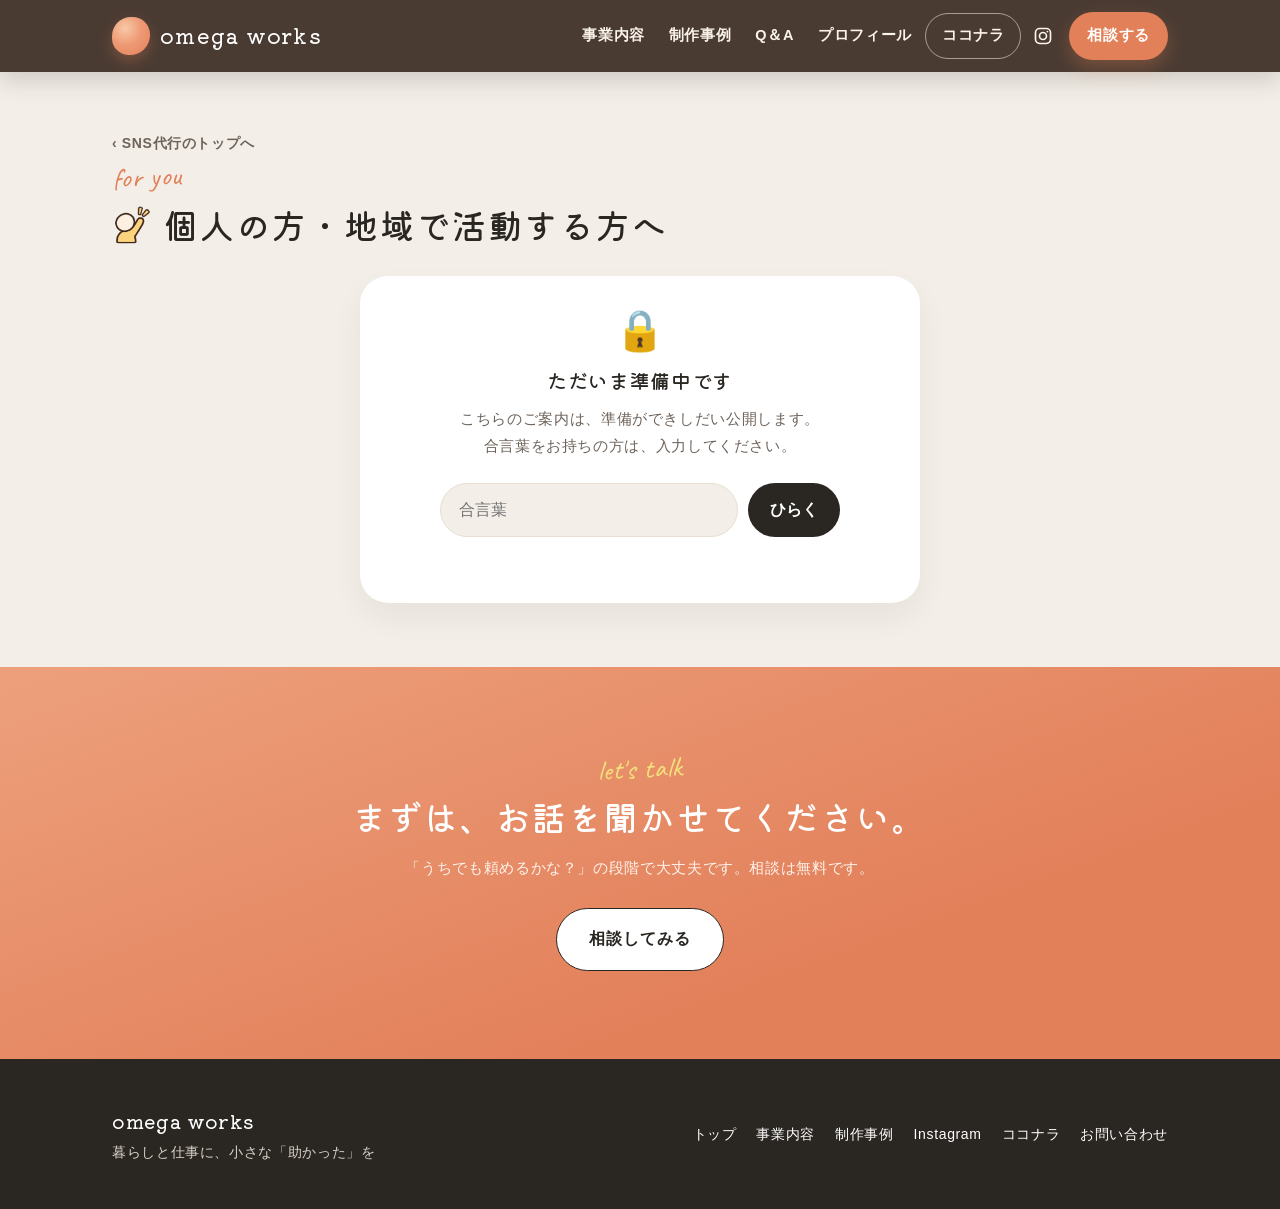
<file: sns-kojin.html>
<!doctype html>
<html lang="ja">
<head>
<meta charset="utf-8">
<meta name="viewport" content="width=device-width, initial-scale=1">
<title>omega works SNS代行（個人の方へ）</title>
<meta name="description" content="個人の方・地域で活動する方の発信のお手伝い。ただいま準備中です。">
<link rel="preconnect" href="https://fonts.googleapis.com">
<link rel="preconnect" href="https://fonts.gstatic.com" crossorigin>
<link href="https://fonts.googleapis.com/css2?family=Caveat:wght@500;600&family=Kiwi+Maru:wght@400;500&display=swap" rel="stylesheet">
<link rel="stylesheet" href="style.css?v=24">
<style>
/* ===== SNS代行ページだけの見た目 ===== */
.prep{display:inline-flex;align-items:center;gap:8px;background:var(--yellow);color:var(--ink);font-weight:700;font-size:13.5px;border-radius:999px;padding:5px 16px;margin:18px 0 0}
.choose{display:grid;grid-template-columns:repeat(2,minmax(0,1fr));gap:18px;margin:30px 0 0}
.choose a{display:flex;gap:16px;align-items:center;background:#fff;border-radius:24px;padding:22px 24px;text-decoration:none;color:var(--ink);box-shadow:0 10px 24px rgba(42,38,34,.06);transition:.2s;border:2px solid transparent}
.choose a:hover{border-color:var(--orange-lite);transform:translateY(-3px)}
.choose .ic{width:56px;height:56px;border-radius:50% 44% 52% 46%;background:var(--orange-soft);display:flex;align-items:center;justify-content:center;font-size:28px;flex:none}
.choose a.kojin .ic{background:#E7ECF5}
.choose h3{font-family:var(--round);font-weight:500;margin:0;font-size:18px;line-height:1.5}
.choose p{margin:2px 0 0;font-size:13.5px;color:var(--sub);line-height:1.7}
.choose .go{margin-left:auto;color:var(--orange);font-size:22px}
@media (max-width:700px){.choose{grid-template-columns:minmax(0,1fr)}}

.sns-sec{padding:64px 0}
.sns-sec>.inner>h2{display:flex;align-items:center;gap:12px;margin-bottom:8px}
.sns-sec .lead{margin:0 0 30px}
.sub-h{font-family:var(--round);font-weight:500;font-size:20px;margin:44px 0 16px;display:flex;align-items:center;gap:10px}
.sub-h::before{content:"";width:22px;height:3px;border-radius:2px;background:var(--orange)}
.steps{display:grid;grid-template-columns:repeat(4,minmax(0,1fr));gap:14px;counter-reset:st}
.steps li{list-style:none;background:#fff;border-radius:20px;padding:20px 18px;position:relative;box-shadow:0 8px 20px rgba(42,38,34,.05)}
.steps li::before{counter-increment:st;content:"STEP " counter(st);font-family:var(--script);font-size:22px;color:var(--orange);display:block;line-height:1.2}
.steps b{display:block;font-family:var(--round);font-weight:500;font-size:16.5px;margin:4px 0}
.steps span{font-size:13.5px;color:var(--sub);line-height:1.75;display:block}
@media (max-width:860px){.steps{grid-template-columns:repeat(2,minmax(0,1fr))}}
@media (max-width:480px){.steps{grid-template-columns:minmax(0,1fr)}}
.price-box{background:var(--yellow-soft);border-radius:24px;padding:22px 26px;display:flex;flex-wrap:wrap;gap:8px 22px;align-items:center;justify-content:space-between}
.price-box b{font-family:var(--round);font-weight:500;font-size:22px}
.price-box p{margin:0;font-size:14px;color:var(--sub)}
.sns-sec .worry{margin:0;max-width:none}
.sns-sec .bene div{background:#fff;box-shadow:0 8px 20px rgba(42,38,34,.05)}
.steps{padding:0;margin:0}
.sns-sec .faq{margin:0;max-width:none}
.note-box{background:#fff;border-left:5px solid #4A5C86;border-radius:14px;padding:16px 20px;font-size:14px;color:var(--sub);line-height:1.85}
.note-box b{color:var(--ink)}

/* 合言葉の鍵 */
.kojin-sec{background:var(--card)}
.lock{max-width:560px;margin:10px auto 0;background:#fff;border-radius:28px;padding:34px 28px;text-align:center;box-shadow:0 14px 30px rgba(42,38,34,.06)}
.lock .big{font-size:40px;line-height:1}
.lock h3{font-family:var(--round);font-weight:500;font-size:20px;margin:12px 0 6px}
.lock p{margin:0;color:var(--sub);font-size:14.5px}
.lock form{display:flex;gap:10px;margin:22px auto 0;max-width:400px}
.lock input{flex:1;min-width:0;font:inherit;font-size:16px;border:1.5px solid var(--line);border-radius:999px;padding:11px 18px;background:var(--bg)}
.lock input:focus{outline:none;border-color:var(--orange-lite);background:#fff}
.lock button{font:inherit;font-weight:700;border:0;border-radius:999px;background:var(--ink);color:#fff;padding:11px 22px;cursor:pointer;white-space:nowrap}
.lock .err{color:#C24A2A;font-size:13.5px;min-height:1.6em;margin-top:10px}
@media (max-width:420px){.lock form{flex-direction:column}}
.back{display:inline-flex;align-items:center;gap:6px;color:var(--sub);text-decoration:none;font-size:14px;font-weight:700;margin:0 0 6px}
.back:hover{color:var(--orange-deep)}
.sub-page .sns-sec{padding-top:24px}
.sub-page .sns-sec>.inner>h2{display:none}
.sub-page .kojin-sec{background:none;padding-top:8px}
</style>
</head>
<body>
<header class="head">
  <div class="inner">
    <a class="logo" href="index.html"><span class="mark"></span><span><b>omega works</b><small>暮らしと仕事に、小さな「助かった」を</small></span></a>
    <nav class="nav">
      <a href="jigyo.html">事業内容</a>
      <a href="works.html">制作事例</a>
      <a href="index.html#faq">Q＆A</a>
      <a href="index.html#about">プロフィール</a>
      <a class="coco" href="https://coconala.com/users/2991004" target="_blank" rel="noopener">ココナラ</a>
      <a class="insta" href="https://www.instagram.com/omega.5319/" target="_blank" rel="noopener" aria-label="Instagram"><svg class="ig-ic" viewBox="0 0 24 24" aria-hidden="true"><rect x="3" y="3" width="18" height="18" rx="5"/><circle cx="12" cy="12" r="4.2"/><circle cx="17.3" cy="6.7" r="1.1" class="dot"/></svg><span>Instagram</span></a>
      <a class="cta" href="index.html#contact">相談する</a>
    </nav>
  </div>
</header>

<main id="top" class="sub-page">
<div class="inner page-head">
  <a class="back" href="sns.html">‹ SNS代行のトップへ</a><br>
  <span class="script">for you</span>
  <h2><img class="emo" src="img/icons/raise-hand.png" alt=""> 個人の方・地域で活動する方へ</h2>
</div>
<!-- 個人の方・地域で活動する方（合言葉で開く） -->
<section id="kojin" class="sns-sec kojin-sec">
  <div class="inner">
    <h2><img class="emo" src="img/icons/raise-hand.png" alt=""> 個人の方・地域で活動する方へ</h2>
    <div id="kojin-body">
      <div class="lock">
        <div class="big">🔒</div>
        <h3>ただいま準備中です</h3>
        <p>こちらのご案内は、準備ができしだい公開します。<br>合言葉をお持ちの方は、入力してください。</p>
        <form id="lock-form" autocomplete="off">
          <input id="lock-pw" type="password" aria-label="合言葉" placeholder="合言葉">
          <button type="submit">ひらく</button>
        </form>
        <p class="err" id="lock-err" role="alert"></p>
      </div>
    </div>
  </div>
</section>
</main>

<section class="contact">
  <div class="inner" style="text-align:center">
    <span class="script">let's talk</span>
    <h2>まずは、お話を聞かせてください。</h2>
    <p class="lead" style="margin-bottom:26px">「うちでも頼めるかな？」の段階で大丈夫です。相談は無料です。</p>
    <a class="btn btn-sub" href="index.html#contact">相談してみる</a>
  </div>
</section>

<footer class="foot">
  <div class="inner">
    <div><b>omega works</b><br>暮らしと仕事に、小さな「助かった」を</div>
    <div class="links">
      <a href="index.html">トップ</a>
      <a href="jigyo.html">事業内容</a>
      <a href="works.html">制作事例</a>
      <a href="https://www.instagram.com/omega.5319/" target="_blank" rel="noopener">Instagram</a>
      <a href="https://coconala.com/users/2991004" target="_blank" rel="noopener">ココナラ</a>
      <a href="index.html#contact">お問い合わせ</a>
    </div>
  </div>
</footer>
<nav class="sp-bar" aria-label="ご相談の入り口">
  <a class="b-main" href="index.html#contact"><span class="ic"><img class="emo" src="img/icons/chat.png" alt=""></span>相談する</a>
  <a href="https://coconala.com/users/2991004" target="_blank" rel="noopener"><span class="ic"><img class="emo" src="img/icons/handshake.png" alt=""></span>ココナラ</a>
  <a href="https://www.instagram.com/omega.5319/" target="_blank" rel="noopener"><svg class="ig-ic" viewBox="0 0 24 24" aria-hidden="true"><rect x="3" y="3" width="18" height="18" rx="5"/><circle cx="12" cy="12" r="4.2"/><circle cx="17.3" cy="6.7" r="1.1" class="dot"/></svg>Instagram</a>
</nav>
<script>
// 個人の方向けの中身は、合言葉で鍵をかけた暗号のまま置いてある（合言葉がないと読めない）
var SEC={salt:"0OgjLRdW5kAi9jC+0DiRsg==",iv:"tXqZVcUn5TAdFJDq",iter:250000,data:"+laytw2TDNJRW9pUNNGLagsdweatyFjNG2DP5MaxiTIBpVzJ9pX/uzbcwiPrkDVGYqiZH3F2cXn7OHDq+nIceXDnW4XU/sSfxXpIRj8Sj50ywNX236TzzeiMqfyE3nJu86QgEmnduBauvhxRew2SExweCgw7/qDfGZCIuXA1b8uUx78iXmghl0wkg0rWBHCw0OXBGyc06B0x6A8Hk9qlxxUKjqK5tbT63kZOVaLQkveGgQCRwNtNOVikk+zUcMFUCWIImjhWzPCyoL4MfjY6O09pU8mM7JwWOQUf6lCmbUMgLtsxWBZRvknS9kZ9OX+Hlt2ba5X9Cpo6d1T4iR/FdlQ6mtKTVTAttJDsUMA7vIIYwEFrWGjL8tFj1z61ErnK4rbVyA1qqV0bFZlHxmDeJpVlL98DTcBG4o6zIpO0Jg0+J1prVWSePNoR8BUyAmP1rvie90+hQvEMHv7TFT3Syx7im7+W3TIYMJtvCx/Waee70Y2YrwZ/KHqyA0mPYSibg8oRVHkC3iEFkBMW7ufzKm+ULEWngnbZCNUA7UBic5BYdN7+AjxYTyELdiueWG1QKOJ3f4vtf+0aprcBthu671+wOWeqPB3md1KoChytLVpVAE2/04QmkWzsVB8aHLeia1inT/YrLI5cTHxVEyi3Yw8MAzHsvJm1305yAeWxu9Yxvmg90No3N5Sc46eeqRMXJX/B5aN4XyjCw5onGp6BlPdLfOL0BtrjXpvibW+rPMQggmgdNI9p58UV1/Q52JhGxhs71CANrYgexuM+lIS6npM8yYLDTMBZ/4Jvq8BAqFcSYjGFxbLUXcDkldukwfoioIKVlslHKnx5Bb8ToW4Db1XHZtfJgfrGhVWjwIyxZZxaLjaY6phj1TdsztzhwEYRFJF2yNNBBfCefXWNEmnP5fLZE19BICH0AdaqIwrWP9YVz+5t8ZKV87Klw2cSJXOfhyk048uuoCNJNVdmVe0TGQ9/GJj1U9aLb5OCtsBKpfvLHj3Ks+3L7Tg10Gq/6Vc0oMmvDeZm3OhXVFzJ/J+M4qN4OnVBKJhcD/5fDFS5btjGmGNI5xfN6xnuWZF28rPnlcuQT1uOVhFR+mlzPH8Wkg/4C4vl4P1Iw0WPRd9gmB9NtwXuU3UKqunXk/LuqtcjieiHJcjLqI8gPe/EZm9Hb3MhYHou8l1+1EMuvYA58NR3vLdVKtH9Prxk3/GP3fdXAV0TLkE0yFellWle0RO8X9ZpN39habJHi56pgQBssyvGWQGrUxy+JyUPRID/AHOpAudfGtgNOuWxEyrWlcygiNci5Z2YQKQ5cn/+0/a8C7CAXN365Q3J52V7mi7T7NxzG1SbCUu4KKzYouKbwUHX4Wy8WJv5n06GG7kbQJDf+f1BPY+apCRjHCxNz9KL2Ke+rdutoxAbNf8WEmoNXZ8rO9XkH5iVODBOpqK0cToCs6d/tV+/bRzDgN+fGocjjqLGq6RIKcXboHWXoYz1Q0y38KN/CKf/3jI7d3PV0+1mxdsoxu1Sl6vZzlhr5lEfVBAu1MDOhJUjvOEV++77VDKyM1jPUTYmEYBxLJKnElZaZuzQvPOJIQtmVbRwW5InxqnQ97kcon4RpJw4NXpoI8JuP7MVuooXVARbBT7uVEh0u3eeBnIREuqy2wB/MXmik3u1WLi2c+aZV3dDuehDqBKr7JVEDI2+61GgxE9LCsrJBHJNgs4sed/8/AfyTl825KbdSUaV+sB/pOMjcZfYLgQxKpq9zt5LpgnniYrtCfKh+tJb7H7wpeb3lqrbtX7aGTorOVMkY30RgBBev8ji9Ov54bICYI1xIK3dtFQ7T0jAiWwd//VvxxC6rRYcz6HUhmznQF7IMk3d0gaVfcgraR2CYPPw9bg9qTlgeFPtqrXaaf2eCDM3t1FufotM04DxPT5YEL0YW++MnrAdcArL6oC+YOi3GDR578xNeT5wbKA8DalcWSqE018CFgUeyyAgf/p5Id8XnzSHMbt9G62fsgHQlVh6ovMX4CJ4nuaOjBRmmLkgWrTVCHDa6Ng0+gd3HcBwEN+QFnWqbgKuBAkafmqBE528IjXvrEL3wlV2R2Q/lYQcvSpmH5KjDsoriVxrtjaBk5FQ+c/[base64]/wp9HzqRCd2jKTulJN+OM8VvNwPnuG80H9vN/lVk53Paf5SCYR4uPzaJ8lMuweJhZ66AZ5VDXMope9Y1fQWSR4G7UZyrskci8Ss0gs8efsDVqQhckNcLAEEdd09HuCAOgxNwgYm9PWCsiG7zgkU/v1ZKpEm4/Y2ykfofxHTNzqQkRFgWbAHb+WKmKKqFg03BrGmhzgO4RdBEYvWgTvCetWUaHqFnVeWRba/5vlBSjE4VkehVjRqp6ZHg0Yj0/7jALIlJ1A0/[base64]/Irts4XZ9KIlTKcxfkEewBB0fTY6fHbik/DsOhcMfrHzIAsIjnKHs0AO5xxQZtf56ah0tYyAowqcGvJ+Sm2ZjwmPYPDNBcBppiAqelpJ852V2EG7+sXlhRZSbtzlQc/ROZGx1JAH1Nw60aC7UVaxg53tdw+0EETBtanBuxCtxpaBcoQ4PqNCH9fwA64FuH3lLoos6di9a4LfqL+m13T73CK40nYkBLvLPX/uvv8/RXWtKd+xTk4VhBSXpnlCIGYipGp4p+7XLF9RW2VWKwKUprTGt/SP29DsCVx+NuB8EzZXm2zvQXCtGqAckZxevNXxrkDjkZ7nYAI7KVNR/nk9rsraH7RBXNVrv3RucK81PZiuN/kI+em37SVwtQPUaH+889yifAgbFulKtScBGHHAnc/Gm8FZDqMihRVwz7R6bTU0dzmBzzARKiHh0lmwhgwFR7u1o0r88mlOanEUR4uYp2DRhAA6O349gTWthN8i73Hl3hnV75uf8n38/4eqZx38u/fp9+4xGDUNb1APeGJrj98XakMJMjHx1yrGn/aFJGhLhFTfeRhVAJXCaLXBlZh34NJ05BX333t77NdhY/8nYeDVqpJHQZm6wwiMC4uRfn7645pGhTNq85OtnBYavVHaQuLiNpsECepR5/gu02vedTK11Btt65Pwd3MQoLXt8RTW8MhkVKZ/v5bZYS7cbd+y3TwFV1kEWY9SQ0dz7ZwJmM6JJSrB1pWiNGkoCnmzRtZgg+vYeIelDFIrIFc2i6mVc7WP53IjKIL1EeHFH+xhjx+iP8OPzdB9B1+C9XXQujDcRCkqHkW3tox65W8oGjzjZxlrPVdvE38hfgsgyo2QqLJayQomIlBEOMOFMnlvOKZf8Q6l/9SfjCgqHtEs583I8WamwD6W8NDt4r69ZPvzQQkj8QbVHmVRAE1yM7eVRkwSPP2KVbpTYOuOHR8lNChoWJfcD/M16xSG7nvns4591xwmJvdIn0tBzPU/yyy92IZfo0HdfaAleCRCf6uf9b3U49sOh1SKO/8KuiYPv3KHKvpqvC5PgPxrjttfshVmwwXWzVBimFCPeXqDOVbL1H4IJ7UadBtC2Nukzsg5aEmBO5xs2FMSHbBzXlNjGj+tUbgNpsCLhwwr0eNdHrvjZ1cYICb0RgXq+mptA5/jkbR7PJ1Y31AjLjjYzlHPUgO2Vn6agG9qLGP+oVxF"};
(function(){
  var form=document.getElementById('lock-form'), pw=document.getElementById('lock-pw'), err=document.getElementById('lock-err');
  function b64(s){ return Uint8Array.from(atob(s),function(c){return c.charCodeAt(0);}); }
  async function open(word){
    var enc=new TextEncoder();
    var base=await crypto.subtle.importKey('raw',enc.encode(word),'PBKDF2',false,['deriveKey']);
    var key=await crypto.subtle.deriveKey({name:'PBKDF2',salt:b64(SEC.salt),iterations:SEC.iter,hash:'SHA-256'},base,{name:'AES-GCM',length:256},false,['decrypt']);
    var out=await crypto.subtle.decrypt({name:'AES-GCM',iv:b64(SEC.iv)},key,b64(SEC.data));
    return new TextDecoder().decode(out);
  }
  form.addEventListener('submit',async function(e){
    e.preventDefault(); err.textContent='';
    if(!window.crypto||!crypto.subtle){ err.textContent='このブラウザでは開けません。別のブラウザでお試しください。'; return; }
    try{ document.getElementById('kojin-body').innerHTML=await open(pw.value.trim()); }
    catch(x){ err.textContent='合言葉がちがうようです。'; pw.select(); }
  });
})();
</script>
<script src="common.js?v=6"></script>
</body>
</html>
</file>
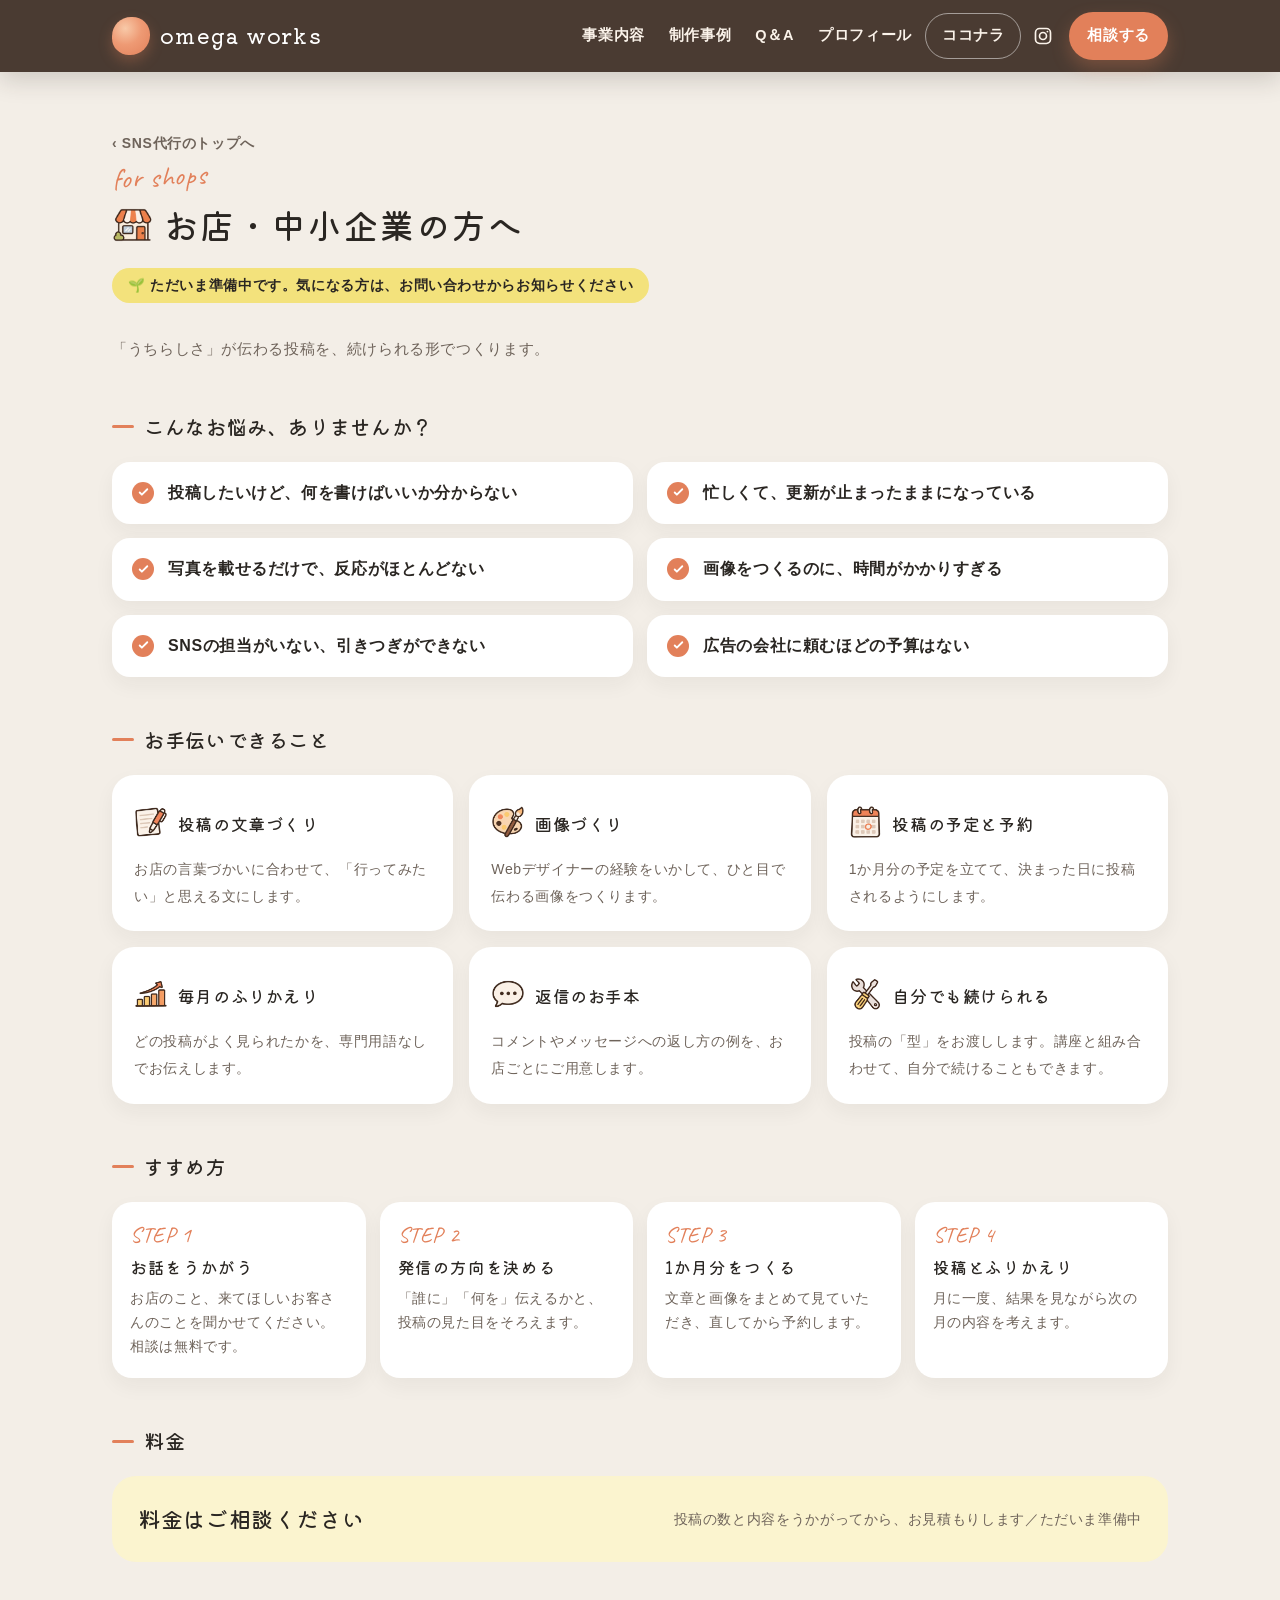
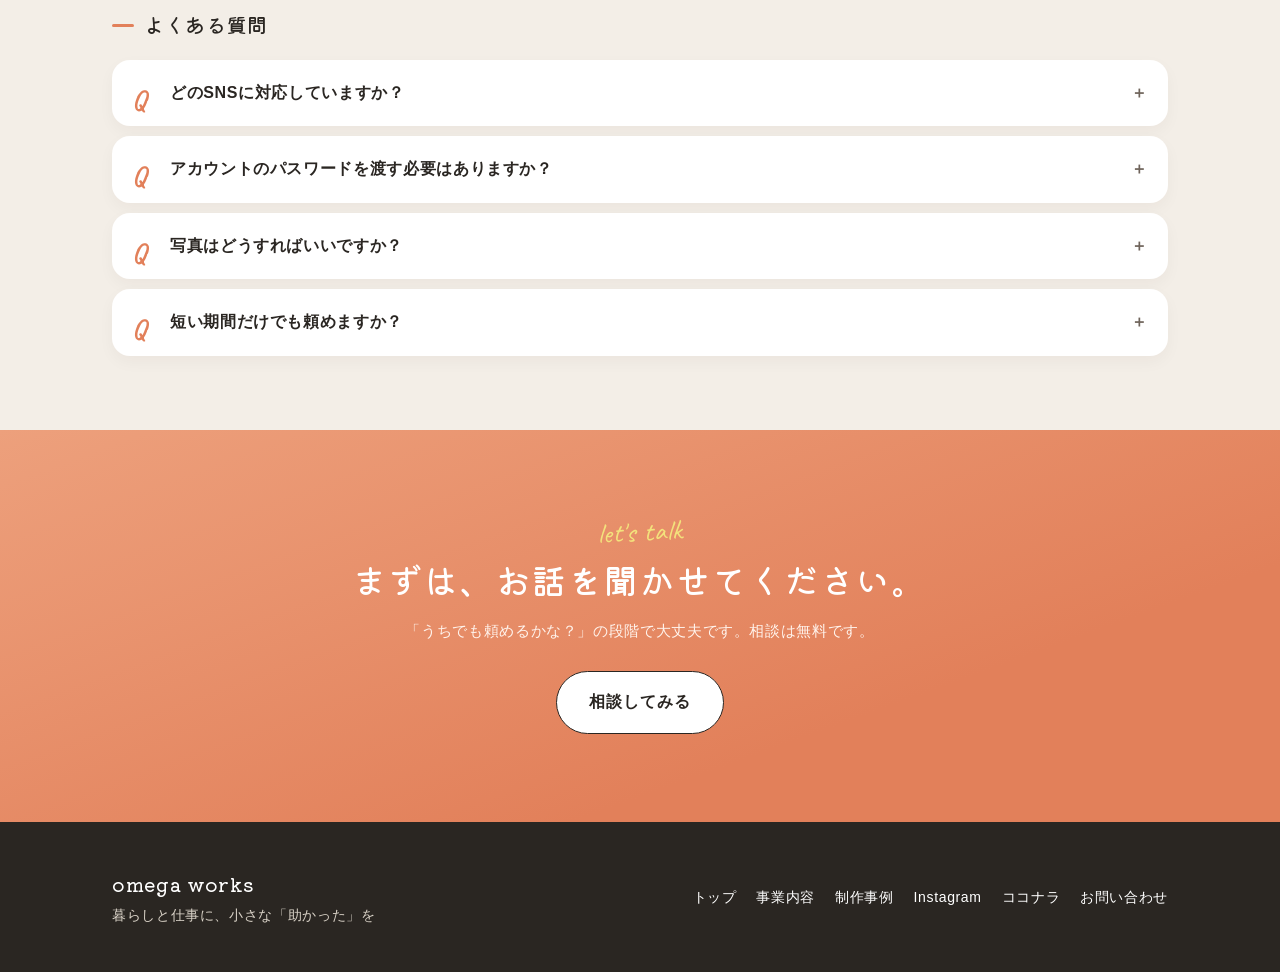
<file: sns-shop.html>
<!doctype html>
<html lang="ja">
<head>
<meta charset="utf-8">
<meta name="viewport" content="width=device-width, initial-scale=1">
<title>omega works SNS代行（お店・中小企業の方へ）</title>
<meta name="description" content="お店・中小企業のSNSの発信を、文章と画像づくりから代わりに整えます。ただいま準備中です。">
<link rel="preconnect" href="https://fonts.googleapis.com">
<link rel="preconnect" href="https://fonts.gstatic.com" crossorigin>
<link href="https://fonts.googleapis.com/css2?family=Caveat:wght@500;600&family=Kiwi+Maru:wght@400;500&display=swap" rel="stylesheet">
<link rel="stylesheet" href="style.css?v=24">
<style>
/* ===== SNS代行ページだけの見た目 ===== */
.prep{display:inline-flex;align-items:center;gap:8px;background:var(--yellow);color:var(--ink);font-weight:700;font-size:13.5px;border-radius:999px;padding:5px 16px;margin:18px 0 0}
.choose{display:grid;grid-template-columns:repeat(2,minmax(0,1fr));gap:18px;margin:30px 0 0}
.choose a{display:flex;gap:16px;align-items:center;background:#fff;border-radius:24px;padding:22px 24px;text-decoration:none;color:var(--ink);box-shadow:0 10px 24px rgba(42,38,34,.06);transition:.2s;border:2px solid transparent}
.choose a:hover{border-color:var(--orange-lite);transform:translateY(-3px)}
.choose .ic{width:56px;height:56px;border-radius:50% 44% 52% 46%;background:var(--orange-soft);display:flex;align-items:center;justify-content:center;font-size:28px;flex:none}
.choose a.kojin .ic{background:#E7ECF5}
.choose h3{font-family:var(--round);font-weight:500;margin:0;font-size:18px;line-height:1.5}
.choose p{margin:2px 0 0;font-size:13.5px;color:var(--sub);line-height:1.7}
.choose .go{margin-left:auto;color:var(--orange);font-size:22px}
@media (max-width:700px){.choose{grid-template-columns:minmax(0,1fr)}}

.sns-sec{padding:64px 0}
.sns-sec>.inner>h2{display:flex;align-items:center;gap:12px;margin-bottom:8px}
.sns-sec .lead{margin:0 0 30px}
.sub-h{font-family:var(--round);font-weight:500;font-size:20px;margin:44px 0 16px;display:flex;align-items:center;gap:10px}
.sub-h::before{content:"";width:22px;height:3px;border-radius:2px;background:var(--orange)}
.steps{display:grid;grid-template-columns:repeat(4,minmax(0,1fr));gap:14px;counter-reset:st}
.steps li{list-style:none;background:#fff;border-radius:20px;padding:20px 18px;position:relative;box-shadow:0 8px 20px rgba(42,38,34,.05)}
.steps li::before{counter-increment:st;content:"STEP " counter(st);font-family:var(--script);font-size:22px;color:var(--orange);display:block;line-height:1.2}
.steps b{display:block;font-family:var(--round);font-weight:500;font-size:16.5px;margin:4px 0}
.steps span{font-size:13.5px;color:var(--sub);line-height:1.75;display:block}
@media (max-width:860px){.steps{grid-template-columns:repeat(2,minmax(0,1fr))}}
@media (max-width:480px){.steps{grid-template-columns:minmax(0,1fr)}}
.price-box{background:var(--yellow-soft);border-radius:24px;padding:22px 26px;display:flex;flex-wrap:wrap;gap:8px 22px;align-items:center;justify-content:space-between}
.price-box b{font-family:var(--round);font-weight:500;font-size:22px}
.price-box p{margin:0;font-size:14px;color:var(--sub)}
.sns-sec .worry{margin:0;max-width:none}
.sns-sec .bene div{background:#fff;box-shadow:0 8px 20px rgba(42,38,34,.05)}
.steps{padding:0;margin:0}
.sns-sec .faq{margin:0;max-width:none}
.note-box{background:#fff;border-left:5px solid #4A5C86;border-radius:14px;padding:16px 20px;font-size:14px;color:var(--sub);line-height:1.85}
.note-box b{color:var(--ink)}

/* 合言葉の鍵 */
.kojin-sec{background:var(--card)}
.lock{max-width:560px;margin:10px auto 0;background:#fff;border-radius:28px;padding:34px 28px;text-align:center;box-shadow:0 14px 30px rgba(42,38,34,.06)}
.lock .big{font-size:40px;line-height:1}
.lock h3{font-family:var(--round);font-weight:500;font-size:20px;margin:12px 0 6px}
.lock p{margin:0;color:var(--sub);font-size:14.5px}
.lock form{display:flex;gap:10px;margin:22px auto 0;max-width:400px}
.lock input{flex:1;min-width:0;font:inherit;font-size:16px;border:1.5px solid var(--line);border-radius:999px;padding:11px 18px;background:var(--bg)}
.lock input:focus{outline:none;border-color:var(--orange-lite);background:#fff}
.lock button{font:inherit;font-weight:700;border:0;border-radius:999px;background:var(--ink);color:#fff;padding:11px 22px;cursor:pointer;white-space:nowrap}
.lock .err{color:#C24A2A;font-size:13.5px;min-height:1.6em;margin-top:10px}
@media (max-width:420px){.lock form{flex-direction:column}}
.back{display:inline-flex;align-items:center;gap:6px;color:var(--sub);text-decoration:none;font-size:14px;font-weight:700;margin:0 0 6px}
.back:hover{color:var(--orange-deep)}
.sub-page .sns-sec{padding-top:24px}
.sub-page .sns-sec>.inner>h2{display:none}
.sub-page .kojin-sec{background:none;padding-top:8px}
</style>
</head>
<body>
<header class="head">
  <div class="inner">
    <a class="logo" href="index.html"><span class="mark"></span><span><b>omega works</b><small>暮らしと仕事に、小さな「助かった」を</small></span></a>
    <nav class="nav">
      <a href="jigyo.html">事業内容</a>
      <a href="works.html">制作事例</a>
      <a href="index.html#faq">Q＆A</a>
      <a href="index.html#about">プロフィール</a>
      <a class="coco" href="https://coconala.com/users/2991004" target="_blank" rel="noopener">ココナラ</a>
      <a class="insta" href="https://www.instagram.com/omega.5319/" target="_blank" rel="noopener" aria-label="Instagram"><svg class="ig-ic" viewBox="0 0 24 24" aria-hidden="true"><rect x="3" y="3" width="18" height="18" rx="5"/><circle cx="12" cy="12" r="4.2"/><circle cx="17.3" cy="6.7" r="1.1" class="dot"/></svg><span>Instagram</span></a>
      <a class="cta" href="index.html#contact">相談する</a>
    </nav>
  </div>
</header>

<main id="top" class="sub-page">
<div class="inner page-head">
  <a class="back" href="sns.html">‹ SNS代行のトップへ</a><br>
  <span class="script">for shops</span>
  <h2><img class="emo" src="img/icons/shop.png" alt=""> お店・中小企業の方へ</h2>
  <p class="prep">🌱 ただいま準備中です。気になる方は、お問い合わせからお知らせください</p>
</div>
<!-- お店・中小企業 -->
<section id="biz-sns" class="sns-sec">
  <div class="inner">
    <h2><img class="emo" src="img/icons/shop.png" alt=""> お店・中小企業の方へ</h2>
    <p class="lead" style="margin-top:0">「うちらしさ」が伝わる投稿を、続けられる形でつくります。</p>

    <h3 class="sub-h">こんなお悩み、ありませんか？</h3>
    <ul class="worry">
      <li><span class="ph">投稿したいけど、</span><span class="ph">何を書けばいいか分からない</span></li>
      <li><span class="ph">忙しくて、</span><span class="ph">更新が止まったままになっている</span></li>
      <li><span class="ph">写真を載せるだけで、</span><span class="ph">反応がほとんどない</span></li>
      <li><span class="ph">画像をつくるのに、</span><span class="ph">時間がかかりすぎる</span></li>
      <li><span class="ph">SNSの担当がいない、</span><span class="ph">引きつぎができない</span></li>
      <li><span class="ph">広告の会社に頼むほどの予算はない</span></li>
    </ul>

    <h3 class="sub-h">お手伝いできること</h3>
    <div class="bene">
      <div><span class="ic"><img class="emo" src="img/icons/writing.png" alt=""></span><h3>投稿の文章づくり</h3><p>お店の言葉づかいに合わせて、「行ってみたい」と思える文にします。</p></div>
      <div><span class="ic"><img class="emo" src="img/icons/palette.png" alt=""></span><h3>画像づくり</h3><p>Webデザイナーの経験をいかして、ひと目で伝わる画像をつくります。</p></div>
      <div><span class="ic"><img class="emo" src="img/icons/calendar-check.png" alt=""></span><h3>投稿の予定と予約</h3><p>1か月分の予定を立てて、決まった日に投稿されるようにします。</p></div>
      <div><span class="ic"><img class="emo" src="img/icons/chart.png" alt=""></span><h3>毎月のふりかえり</h3><p>どの投稿がよく見られたかを、専門用語なしでお伝えします。</p></div>
      <div><span class="ic"><img class="emo" src="img/icons/chat.png" alt=""></span><h3>返信のお手本</h3><p>コメントやメッセージへの返し方の例を、お店ごとにご用意します。</p></div>
      <div><span class="ic"><img class="emo" src="img/icons/tools.png" alt=""></span><h3>自分でも続けられる</h3><p>投稿の「型」をお渡しします。講座と組み合わせて、自分で続けることもできます。</p></div>
    </div>

    <h3 class="sub-h">すすめ方</h3>
    <ol class="steps">
      <li><b>お話をうかがう</b><span>お店のこと、来てほしいお客さんのことを聞かせてください。相談は無料です。</span></li>
      <li><b>発信の方向を決める</b><span>「誰に」「何を」伝えるかと、投稿の見た目をそろえます。</span></li>
      <li><b>1か月分をつくる</b><span>文章と画像をまとめて見ていただき、直してから予約します。</span></li>
      <li><b>投稿とふりかえり</b><span>月に一度、結果を見ながら次の月の内容を考えます。</span></li>
    </ol>

    <h3 class="sub-h">料金</h3>
    <div class="price-box"><b>料金はご相談ください</b><p>投稿の数と内容をうかがってから、お見積もりします／ただいま準備中</p></div>

    <h3 class="sub-h">よくある質問</h3>
    <div class="faq">
      <details><summary>どのSNSに対応していますか？</summary><p>Instagramが中心です。ほかのSNSも、ご相談ください。</p></details>
      <details><summary>アカウントのパスワードを渡す必要はありますか？</summary><p>できるだけ渡さずにすむ方法（予約投稿の道具や、担当者の追加など）を、一緒に決めます。</p></details>
      <details><summary>写真はどうすればいいですか？</summary><p>お店で撮った写真を送っていただきます。スマホでの撮り方のコツもお伝えします。</p></details>
      <details><summary>短い期間だけでも頼めますか？</summary><p>はい。期間はご相談のうえで決めます。</p></details>
    </div>
  </div>
</section>
</main>

<section class="contact">
  <div class="inner" style="text-align:center">
    <span class="script">let's talk</span>
    <h2>まずは、お話を聞かせてください。</h2>
    <p class="lead" style="margin-bottom:26px">「うちでも頼めるかな？」の段階で大丈夫です。相談は無料です。</p>
    <a class="btn btn-sub" href="index.html#contact">相談してみる</a>
  </div>
</section>

<footer class="foot">
  <div class="inner">
    <div><b>omega works</b><br>暮らしと仕事に、小さな「助かった」を</div>
    <div class="links">
      <a href="index.html">トップ</a>
      <a href="jigyo.html">事業内容</a>
      <a href="works.html">制作事例</a>
      <a href="https://www.instagram.com/omega.5319/" target="_blank" rel="noopener">Instagram</a>
      <a href="https://coconala.com/users/2991004" target="_blank" rel="noopener">ココナラ</a>
      <a href="index.html#contact">お問い合わせ</a>
    </div>
  </div>
</footer>
<nav class="sp-bar" aria-label="ご相談の入り口">
  <a class="b-main" href="index.html#contact"><span class="ic"><img class="emo" src="img/icons/chat.png" alt=""></span>相談する</a>
  <a href="https://coconala.com/users/2991004" target="_blank" rel="noopener"><span class="ic"><img class="emo" src="img/icons/handshake.png" alt=""></span>ココナラ</a>
  <a href="https://www.instagram.com/omega.5319/" target="_blank" rel="noopener"><svg class="ig-ic" viewBox="0 0 24 24" aria-hidden="true"><rect x="3" y="3" width="18" height="18" rx="5"/><circle cx="12" cy="12" r="4.2"/><circle cx="17.3" cy="6.7" r="1.1" class="dot"/></svg>Instagram</a>
</nav>
<script src="common.js?v=6"></script>
</body>
</html>
</file>
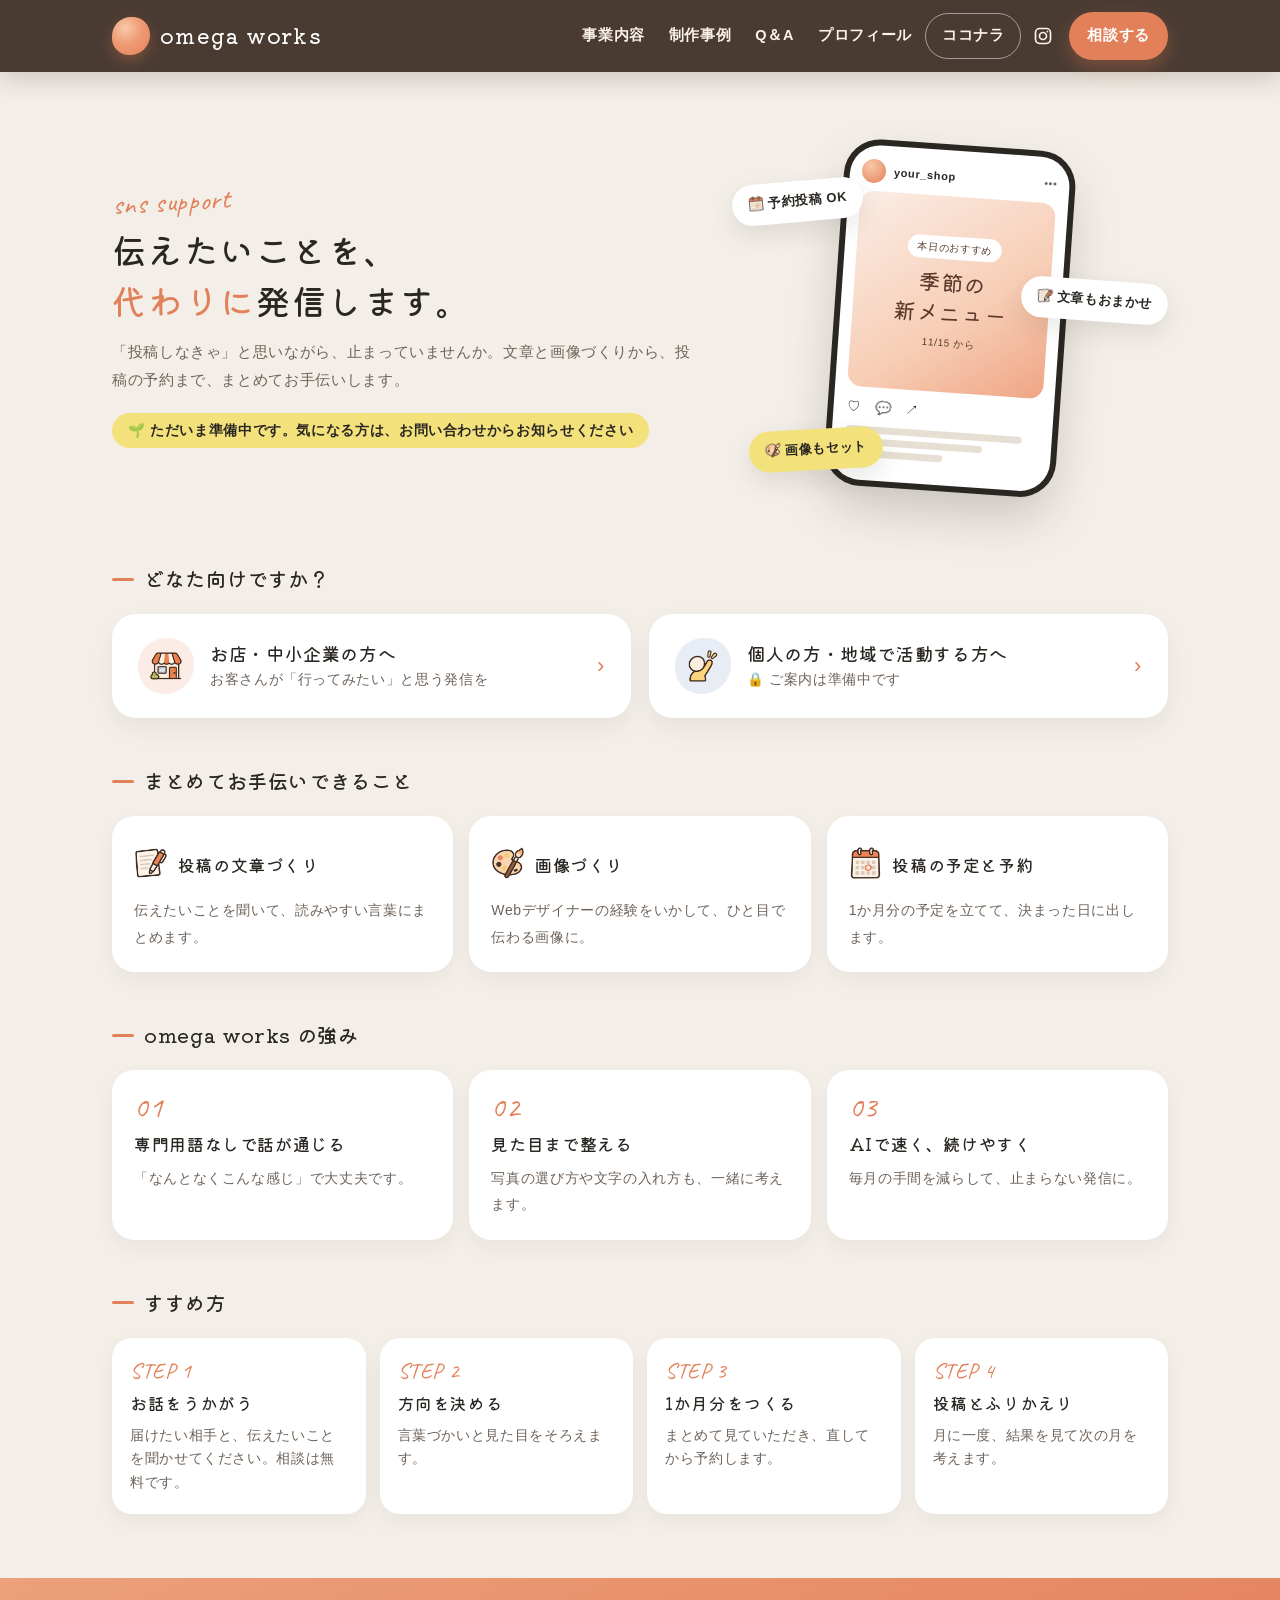
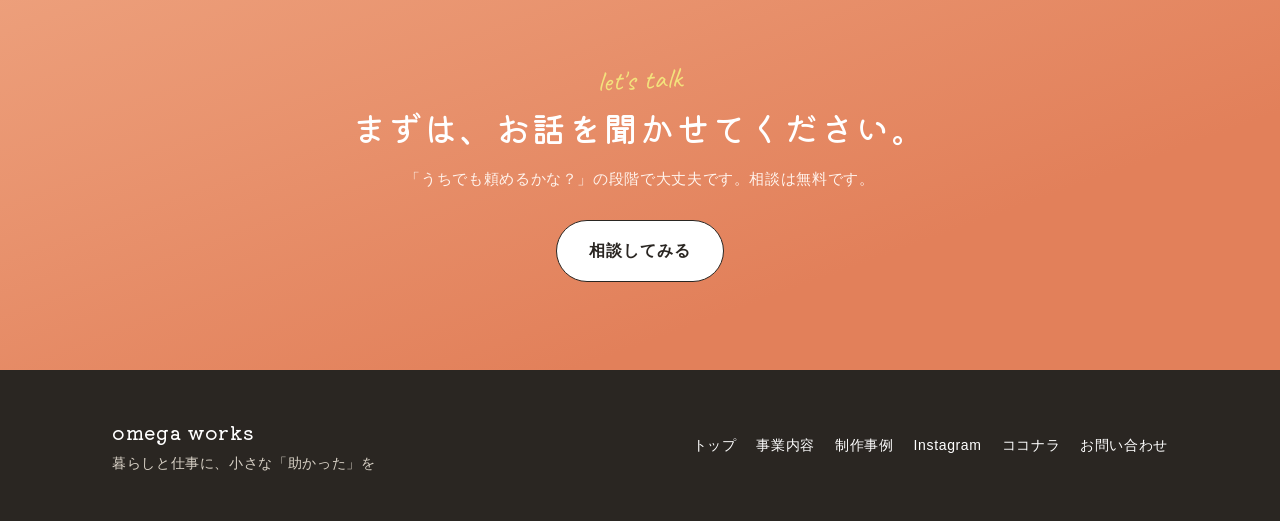
<file: sns.html>
<!doctype html>
<html lang="ja">
<head>
<meta charset="utf-8">
<meta name="viewport" content="width=device-width, initial-scale=1">
<title>omega works SNS代行（準備中）</title>
<meta name="description" content="お店・中小企業のSNSの発信を、文章と画像づくりから代わりに整えます。ただいま準備中です。">
<link rel="preconnect" href="https://fonts.googleapis.com">
<link rel="preconnect" href="https://fonts.gstatic.com" crossorigin>
<link href="https://fonts.googleapis.com/css2?family=Caveat:wght@500;600&family=Kiwi+Maru:wght@400;500&display=swap" rel="stylesheet">
<link rel="stylesheet" href="style.css?v=24">
<style>
/* ===== SNS代行ページだけの見た目 ===== */
.prep{display:inline-flex;align-items:center;gap:8px;background:var(--yellow);color:var(--ink);font-weight:700;font-size:13.5px;border-radius:999px;padding:5px 16px;margin:18px 0 0}
.choose{display:grid;grid-template-columns:repeat(2,minmax(0,1fr));gap:18px;margin:30px 0 0}
.choose a{display:flex;gap:16px;align-items:center;background:#fff;border-radius:24px;padding:22px 24px;text-decoration:none;color:var(--ink);box-shadow:0 10px 24px rgba(42,38,34,.06);transition:.2s;border:2px solid transparent}
.choose a:hover{border-color:var(--orange-lite);transform:translateY(-3px)}
.choose .ic{width:56px;height:56px;border-radius:50% 44% 52% 46%;background:var(--orange-soft);display:flex;align-items:center;justify-content:center;font-size:28px;flex:none}
.choose a.kojin .ic{background:#E7ECF5}
.choose h3{font-family:var(--round);font-weight:500;margin:0;font-size:18px;line-height:1.5}
.choose p{margin:2px 0 0;font-size:13.5px;color:var(--sub);line-height:1.7}
.choose .go{margin-left:auto;color:var(--orange);font-size:22px}
@media (max-width:700px){.choose{grid-template-columns:minmax(0,1fr)}}

.sns-sec{padding:64px 0}
.sns-sec>.inner>h2{display:flex;align-items:center;gap:12px;margin-bottom:8px}
.sns-sec .lead{margin:0 0 30px}
.sub-h{font-family:var(--round);font-weight:500;font-size:20px;margin:44px 0 16px;display:flex;align-items:center;gap:10px}
.sub-h::before{content:"";width:22px;height:3px;border-radius:2px;background:var(--orange)}
.steps{display:grid;grid-template-columns:repeat(4,minmax(0,1fr));gap:14px;counter-reset:st}
.steps li{list-style:none;background:#fff;border-radius:20px;padding:20px 18px;position:relative;box-shadow:0 8px 20px rgba(42,38,34,.05)}
.steps li::before{counter-increment:st;content:"STEP " counter(st);font-family:var(--script);font-size:22px;color:var(--orange);display:block;line-height:1.2}
.steps b{display:block;font-family:var(--round);font-weight:500;font-size:16.5px;margin:4px 0}
.steps span{font-size:13.5px;color:var(--sub);line-height:1.75;display:block}
@media (max-width:860px){.steps{grid-template-columns:repeat(2,minmax(0,1fr))}}
@media (max-width:480px){.steps{grid-template-columns:minmax(0,1fr)}}
.price-box{background:var(--yellow-soft);border-radius:24px;padding:22px 26px;display:flex;flex-wrap:wrap;gap:8px 22px;align-items:center;justify-content:space-between}
.price-box b{font-family:var(--round);font-weight:500;font-size:22px}
.price-box p{margin:0;font-size:14px;color:var(--sub)}
.sns-sec .worry{margin:0;max-width:none}
.sns-sec .bene div{background:#fff;box-shadow:0 8px 20px rgba(42,38,34,.05)}
.steps{padding:0;margin:0}
.sns-sec .faq{margin:0;max-width:none}
.note-box{background:#fff;border-left:5px solid #4A5C86;border-radius:14px;padding:16px 20px;font-size:14px;color:var(--sub);line-height:1.85}
.note-box b{color:var(--ink)}

/* 合言葉の鍵 */
.kojin-sec{background:var(--card)}
.lock{max-width:560px;margin:10px auto 0;background:#fff;border-radius:28px;padding:34px 28px;text-align:center;box-shadow:0 14px 30px rgba(42,38,34,.06)}
.lock .big{font-size:40px;line-height:1}
.lock h3{font-family:var(--round);font-weight:500;font-size:20px;margin:12px 0 6px}
.lock p{margin:0;color:var(--sub);font-size:14.5px}
.lock form{display:flex;gap:10px;margin:22px auto 0;max-width:400px}
.lock input{flex:1;min-width:0;font:inherit;font-size:16px;border:1.5px solid var(--line);border-radius:999px;padding:11px 18px;background:var(--bg)}
.lock input:focus{outline:none;border-color:var(--orange-lite);background:#fff}
.lock button{font:inherit;font-weight:700;border:0;border-radius:999px;background:var(--ink);color:#fff;padding:11px 22px;cursor:pointer;white-space:nowrap}
.lock .err{color:#C24A2A;font-size:13.5px;min-height:1.6em;margin-top:10px}
@media (max-width:420px){.lock form{flex-direction:column}}
.back{display:inline-flex;align-items:center;gap:6px;color:var(--sub);text-decoration:none;font-size:14px;font-weight:700;margin:0 0 6px}
.back:hover{color:var(--orange-deep)}
.sub-page .sns-sec{padding-top:24px}
.sub-page .sns-sec>.inner>h2{display:none}
.sub-page .kojin-sec{background:none;padding-top:8px}
/* 入口ページ */
.hub-head{display:grid;grid-template-columns:minmax(0,1.15fr) minmax(0,.85fr);gap:30px;align-items:center}
.hub-art{position:relative;min-height:380px}
.phone{position:absolute;left:50%;top:50%;transform:translate(-50%,-50%) rotate(4deg);width:220px;background:#fff;border-radius:30px;padding:14px 12px 18px;box-shadow:0 0 0 6px #2A2622,0 24px 50px rgba(42,38,34,.22)}
.ph-top{display:flex;align-items:center;gap:8px;font-size:11px;margin-bottom:8px}
.ph-top .av{width:24px;height:24px;border-radius:50%;background:radial-gradient(circle at 35% 30%,#F8C9A8,#E2805A)}
.ph-top .dots{margin-left:auto;color:var(--sub)}
.ph-img{position:relative;aspect-ratio:1/1;border-radius:14px;background:linear-gradient(145deg,#FBEDE5,#F7CDB5 60%,#EFA584);display:flex;flex-direction:column;justify-content:center;align-items:center;text-align:center;color:#5A3A2C}
.ph-img .tag1{font-size:10px;background:#fff;border-radius:999px;padding:2px 10px;margin-bottom:8px}
.ph-img .big1{font-family:var(--round);font-size:22px;line-height:1.35}
.ph-img .sm1{font-size:10px;margin-top:6px}
.ph-act{font-size:13px;margin:8px 2px 6px;color:var(--ink)}
.ph-line{height:7px;border-radius:4px;background:var(--line);margin:5px 2px}
.ph-line.w1{width:90%}.ph-line.w2{width:70%}.ph-line.w3{width:50%}
.bubble{position:absolute;background:#fff;border-radius:999px;padding:8px 16px;font-size:13px;font-weight:700;box-shadow:0 10px 24px rgba(42,38,34,.1);white-space:nowrap}
.bubble.b1{left:0;top:14%;rotate:-5deg}
.bubble.b2{right:0;top:40%;rotate:4deg}
.bubble.b3{left:4%;bottom:10%;rotate:-3deg;background:var(--yellow)}
.hub-usp{display:grid;grid-template-columns:repeat(3,minmax(0,1fr));gap:16px}
.hub-usp div{background:#fff;border-radius:22px;padding:22px;box-shadow:0 8px 20px rgba(42,38,34,.05)}
.hub-usp .n{font-family:var(--script);font-size:30px;color:var(--orange);line-height:1;display:block}
.hub-usp b{display:block;font-family:var(--round);font-weight:500;font-size:17px;margin:6px 0 4px}
.hub-usp p{margin:0;font-size:14px;color:var(--sub)}
.hub-head + .inner .choose{margin-top:0}
.hub-head ~ .inner .bene div{background:#fff;box-shadow:0 8px 20px rgba(42,38,34,.05)}
@media (max-width:860px){.hub-head{grid-template-columns:minmax(0,1fr)}.hub-art{min-height:340px}.hub-usp{grid-template-columns:minmax(0,1fr)}}
@media (max-width:420px){.bubble{font-size:12px;padding:6px 12px}.bubble.b2{right:-4px}}
.hub-text h2 .ph{display:inline-block}
</style>
</head>
<body>
<header class="head">
  <div class="inner">
    <a class="logo" href="index.html"><span class="mark"></span><span><b>omega works</b><small>暮らしと仕事に、小さな「助かった」を</small></span></a>
    <nav class="nav">
      <a href="jigyo.html">事業内容</a>
      <a href="works.html">制作事例</a>
      <a href="index.html#faq">Q＆A</a>
      <a href="index.html#about">プロフィール</a>
      <a class="coco" href="https://coconala.com/users/2991004" target="_blank" rel="noopener">ココナラ</a>
      <a class="insta" href="https://www.instagram.com/omega.5319/" target="_blank" rel="noopener" aria-label="Instagram"><svg class="ig-ic" viewBox="0 0 24 24" aria-hidden="true"><rect x="3" y="3" width="18" height="18" rx="5"/><circle cx="12" cy="12" r="4.2"/><circle cx="17.3" cy="6.7" r="1.1" class="dot"/></svg><span>Instagram</span></a>
      <a class="cta" href="index.html#contact">相談する</a>
    </nav>
  </div>
</header>

<main id="top">
<div class="inner page-head hub-head">
  <div class="hub-text">
    <span class="script">sns support</span>
    <h2><span class="ph">伝えたいことを、</span><span class="ph"><span class="pop">代わりに</span>発信します。</span></h2>
    <p class="lead">「投稿しなきゃ」と思いながら、止まっていませんか。文章と画像づくりから、投稿の予約まで、まとめてお手伝いします。</p>
    <p class="prep">🌱 ただいま準備中です。気になる方は、お問い合わせからお知らせください</p>
  </div>
  <div class="hub-art" aria-hidden="true">
    <div class="phone">
      <div class="ph-top"><span class="av"></span><b>your_shop</b><span class="dots">•••</span></div>
      <div class="ph-img"><span class="tag1">本日のおすすめ</span><span class="big1">季節の<br>新メニュー</span><span class="sm1">11/15 から</span></div>
      <div class="ph-act">♡　💬　↗</div>
      <div class="ph-line w1"></div><div class="ph-line w2"></div><div class="ph-line w3"></div>
    </div>
    <div class="bubble b1"><img class="emo" src="img/icons/calendar-check.png" alt=""> 予約投稿 OK</div>
    <div class="bubble b2"><img class="emo" src="img/icons/writing.png" alt=""> 文章もおまかせ</div>
    <div class="bubble b3"><img class="emo" src="img/icons/palette.png" alt=""> 画像もセット</div>
  </div>
</div>

<div class="inner">
  <h3 class="sub-h">どなた向けですか？</h3>
  <div class="choose">
    <a href="sns-shop.html"><span class="ic"><img class="emo" src="img/icons/shop.png" alt=""></span><span><h3>お店・中小企業の方へ</h3><p>お客さんが「行ってみたい」と思う発信を</p></span><span class="go">›</span></a>
    <a class="kojin" href="sns-kojin.html"><span class="ic"><img class="emo" src="img/icons/raise-hand.png" alt=""></span><span><h3>個人の方・地域で活動する方へ</h3><p>🔒 ご案内は準備中です</p></span><span class="go">›</span></a>
  </div>

  <h3 class="sub-h">まとめてお手伝いできること</h3>
  <div class="bene">
    <div><span class="ic"><img class="emo" src="img/icons/writing.png" alt=""></span><h3>投稿の文章づくり</h3><p>伝えたいことを聞いて、読みやすい言葉にまとめます。</p></div>
    <div><span class="ic"><img class="emo" src="img/icons/palette.png" alt=""></span><h3>画像づくり</h3><p>Webデザイナーの経験をいかして、ひと目で伝わる画像に。</p></div>
    <div><span class="ic"><img class="emo" src="img/icons/calendar-check.png" alt=""></span><h3>投稿の予定と予約</h3><p>1か月分の予定を立てて、決まった日に出します。</p></div>
  </div>

  <h3 class="sub-h">omega works の強み</h3>
  <div class="hub-usp">
    <div><span class="n">01</span><b>専門用語なしで話が通じる</b><p>「なんとなくこんな感じ」で大丈夫です。</p></div>
    <div><span class="n">02</span><b>見た目まで整える</b><p>写真の選び方や文字の入れ方も、一緒に考えます。</p></div>
    <div><span class="n">03</span><b>AIで速く、続けやすく</b><p>毎月の手間を減らして、止まらない発信に。</p></div>
  </div>

  <h3 class="sub-h">すすめ方</h3>
  <ol class="steps">
    <li><b>お話をうかがう</b><span>届けたい相手と、伝えたいことを聞かせてください。相談は無料です。</span></li>
    <li><b>方向を決める</b><span>言葉づかいと見た目をそろえます。</span></li>
    <li><b>1か月分をつくる</b><span>まとめて見ていただき、直してから予約します。</span></li>
    <li><b>投稿とふりかえり</b><span>月に一度、結果を見て次の月を考えます。</span></li>
  </ol>
</div>
<div style="height:64px"></div>
</main>

<section class="contact">
  <div class="inner" style="text-align:center">
    <span class="script">let's talk</span>
    <h2>まずは、お話を聞かせてください。</h2>
    <p class="lead" style="margin-bottom:26px">「うちでも頼めるかな？」の段階で大丈夫です。相談は無料です。</p>
    <a class="btn btn-sub" href="index.html#contact">相談してみる</a>
  </div>
</section>

<footer class="foot">
  <div class="inner">
    <div><b>omega works</b><br>暮らしと仕事に、小さな「助かった」を</div>
    <div class="links">
      <a href="index.html">トップ</a>
      <a href="jigyo.html">事業内容</a>
      <a href="works.html">制作事例</a>
      <a href="https://www.instagram.com/omega.5319/" target="_blank" rel="noopener">Instagram</a>
      <a href="https://coconala.com/users/2991004" target="_blank" rel="noopener">ココナラ</a>
      <a href="index.html#contact">お問い合わせ</a>
    </div>
  </div>
</footer>
<nav class="sp-bar" aria-label="ご相談の入り口">
  <a class="b-main" href="index.html#contact"><span class="ic"><img class="emo" src="img/icons/chat.png" alt=""></span>相談する</a>
  <a href="https://coconala.com/users/2991004" target="_blank" rel="noopener"><span class="ic"><img class="emo" src="img/icons/handshake.png" alt=""></span>ココナラ</a>
  <a href="https://www.instagram.com/omega.5319/" target="_blank" rel="noopener"><svg class="ig-ic" viewBox="0 0 24 24" aria-hidden="true"><rect x="3" y="3" width="18" height="18" rx="5"/><circle cx="12" cy="12" r="4.2"/><circle cx="17.3" cy="6.7" r="1.1" class="dot"/></svg>Instagram</a>
</nav>
<script src="common.js?v=6"></script>
</body>
</html>
</file>
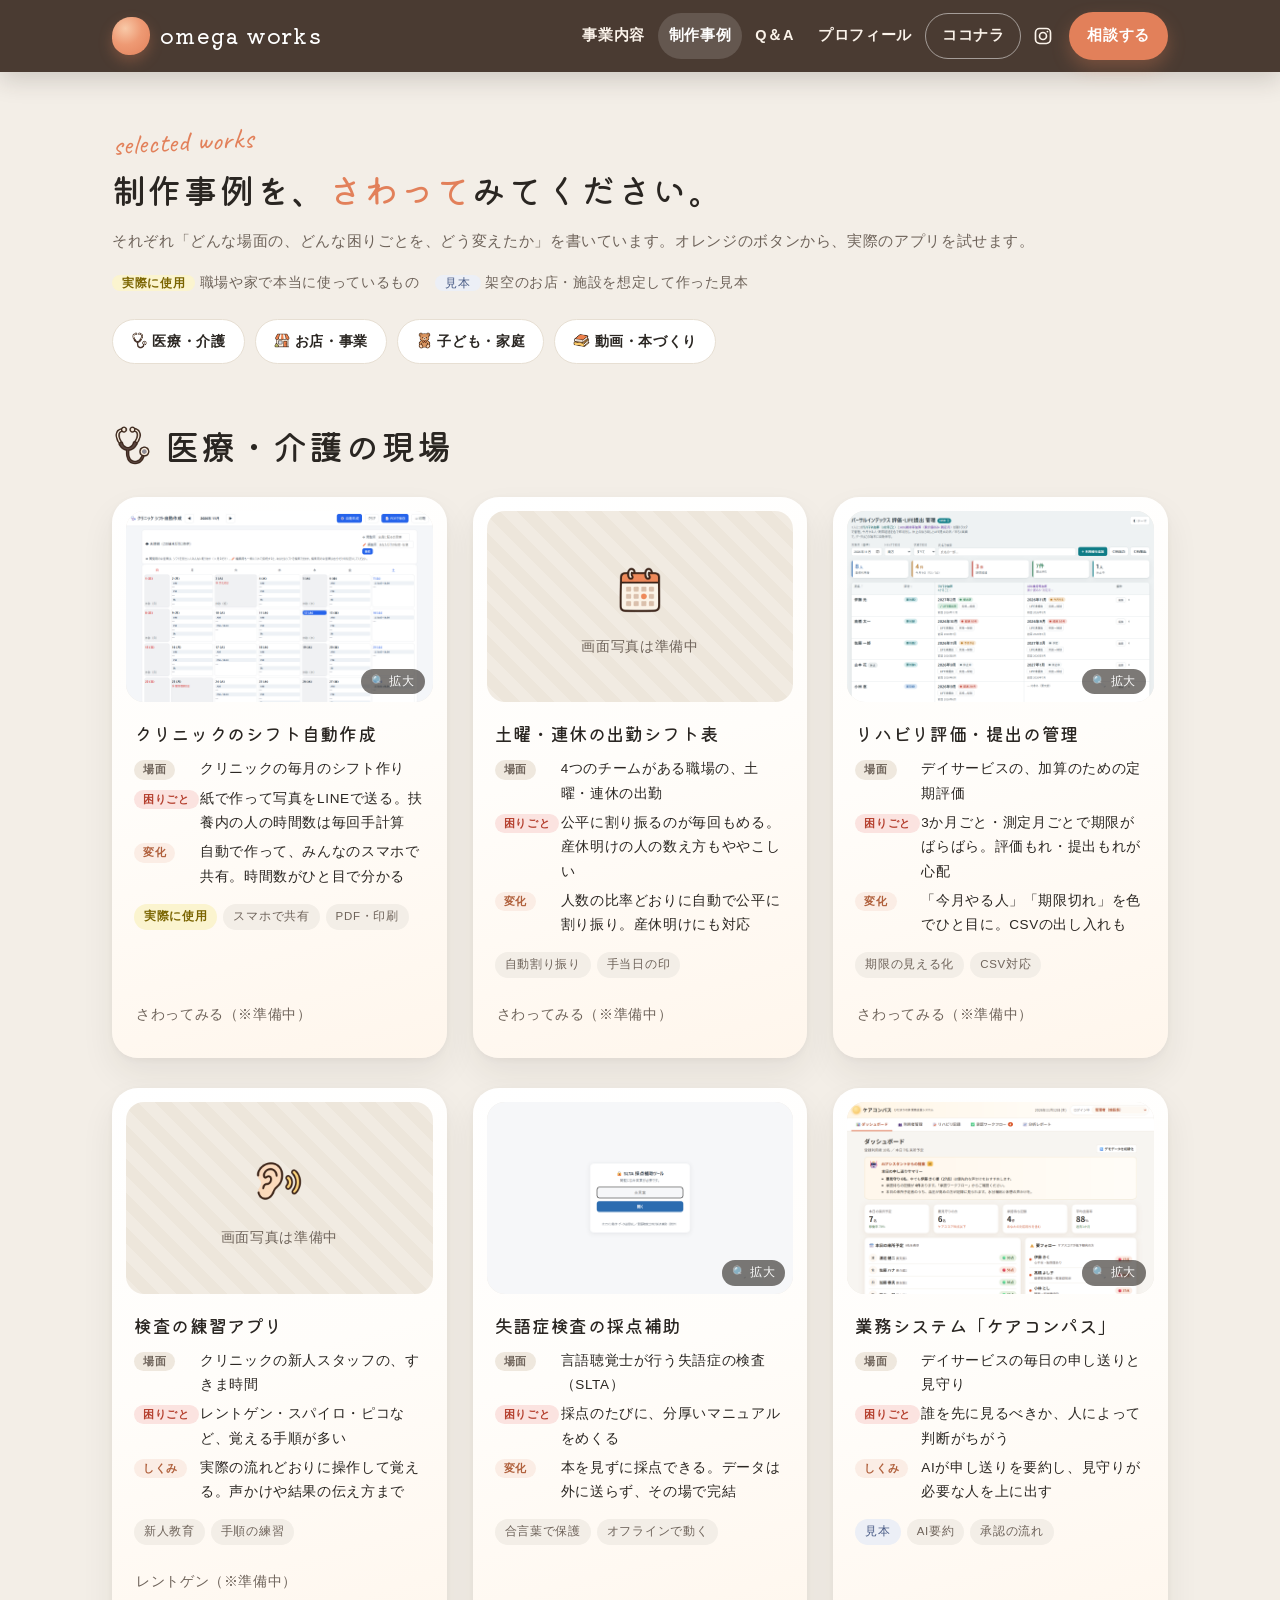
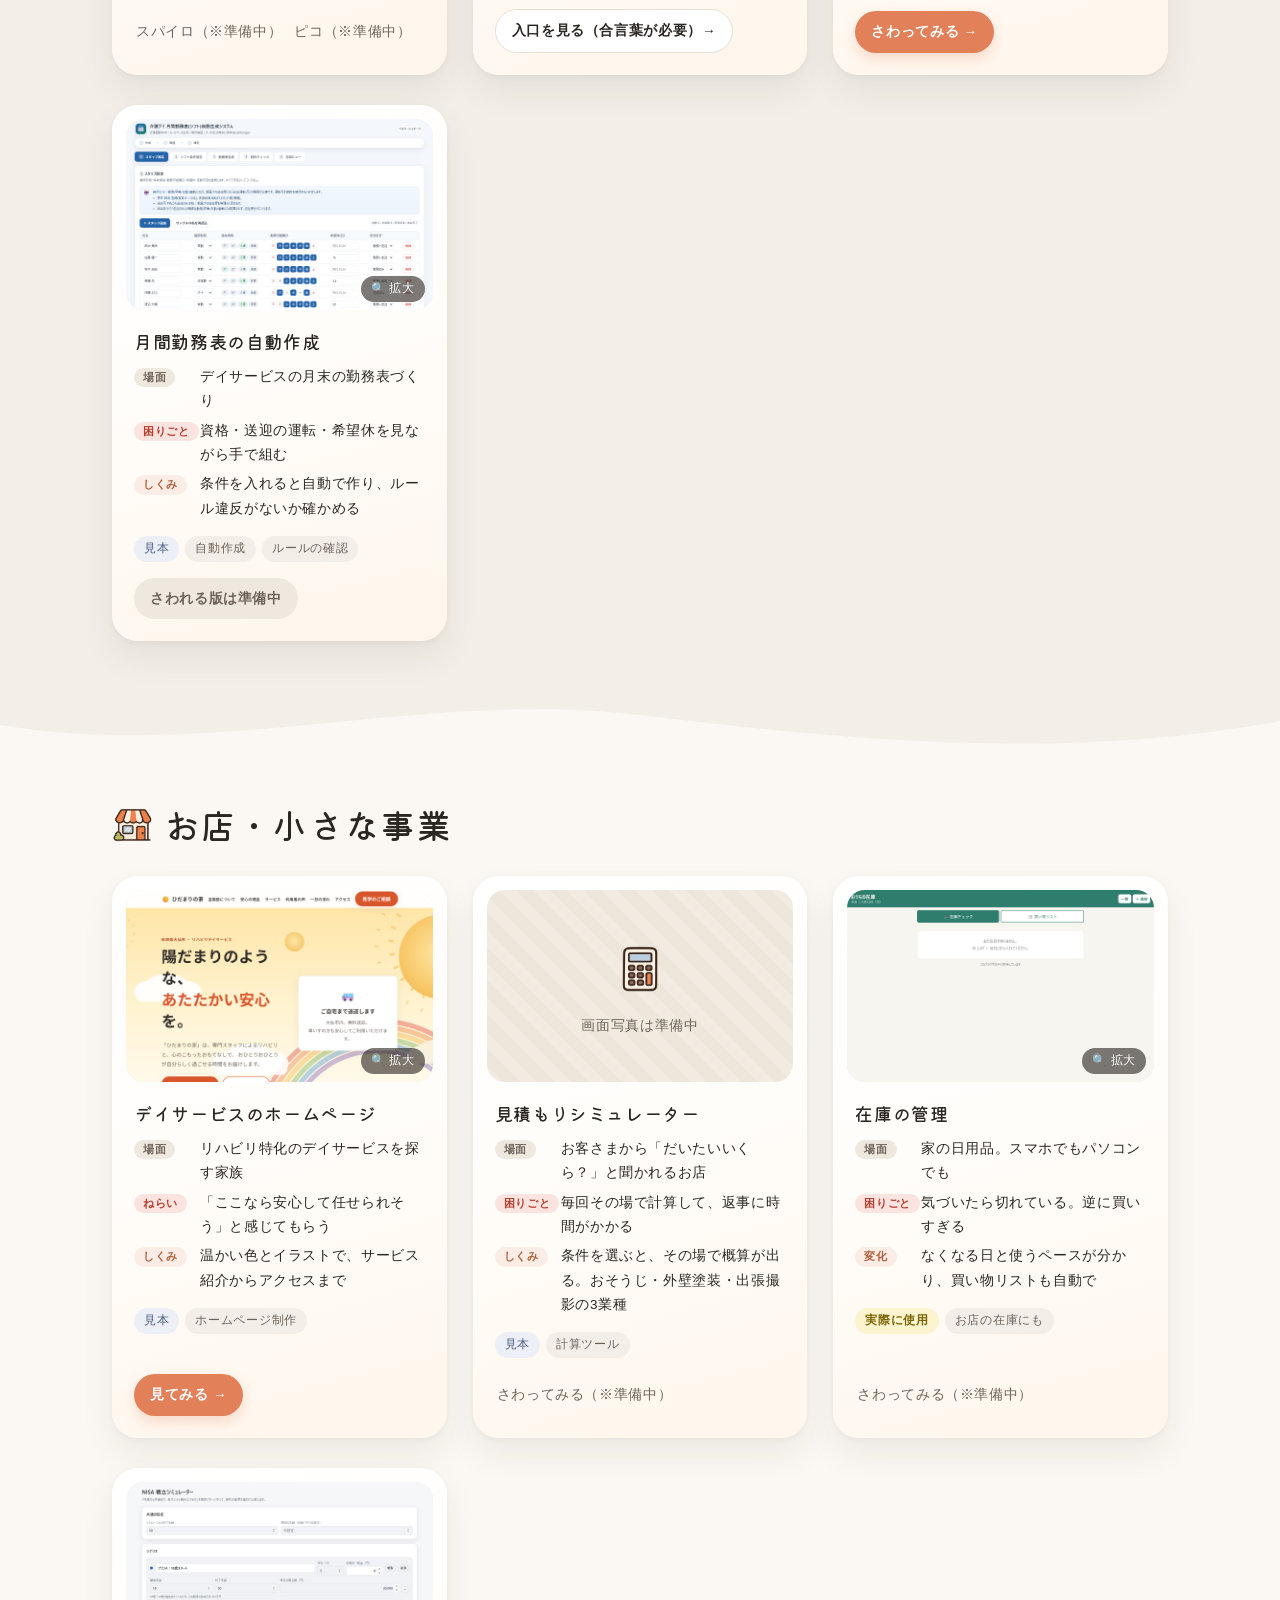
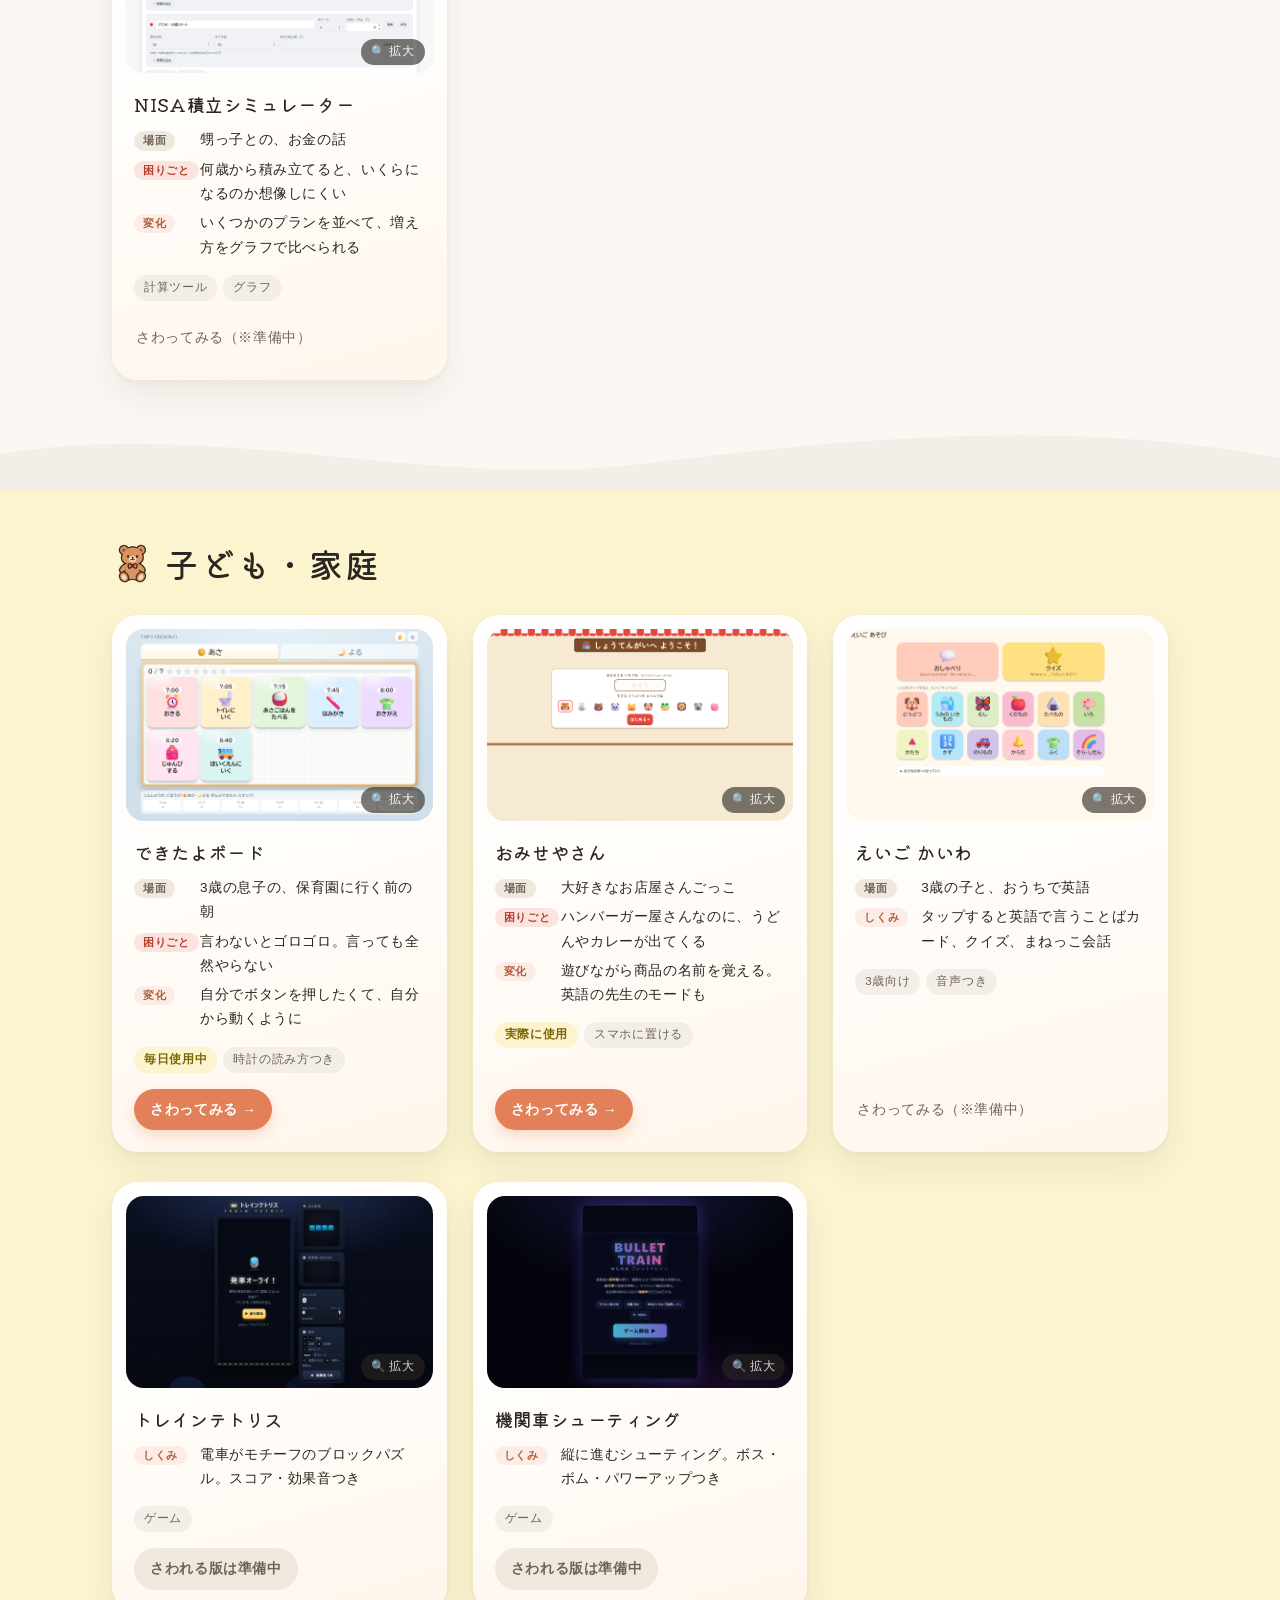
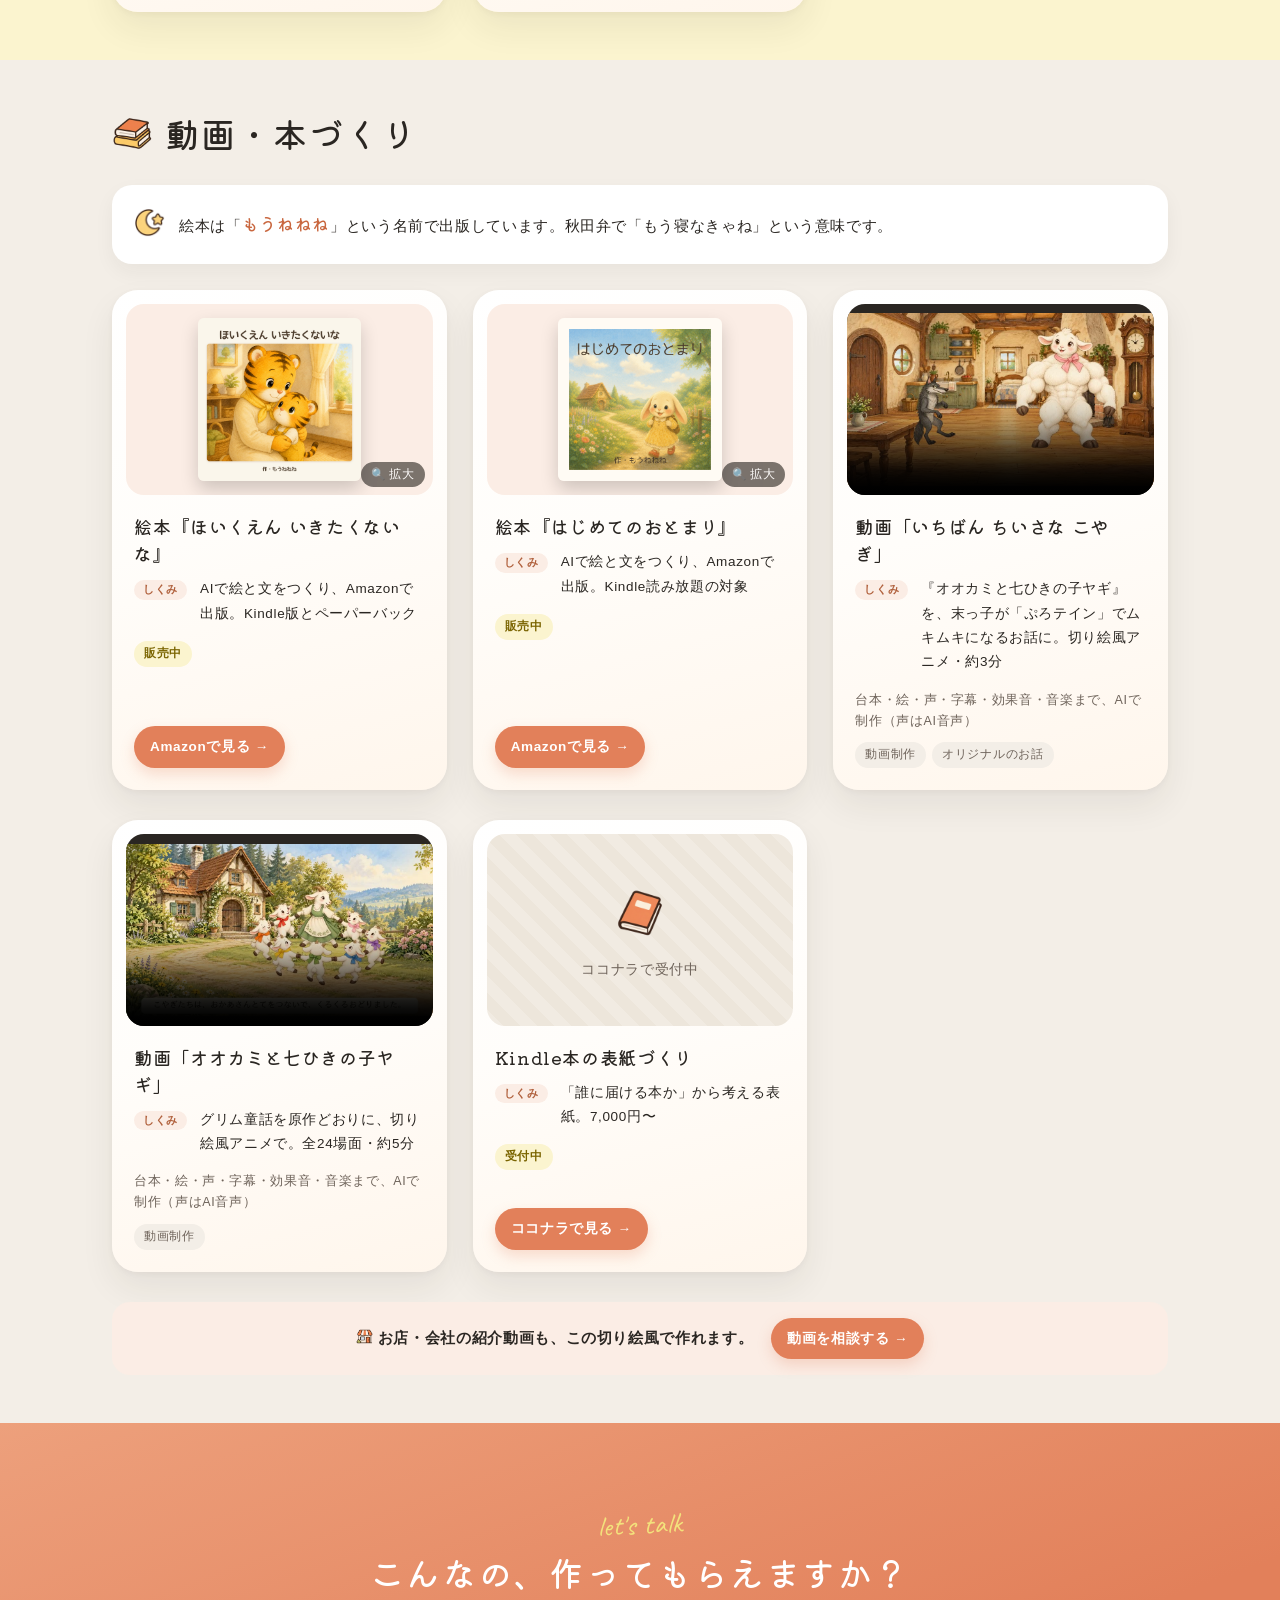
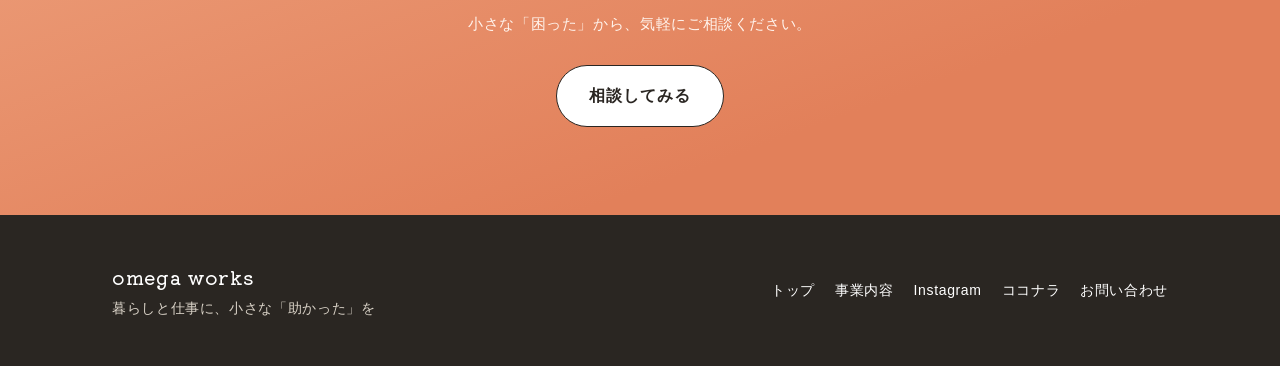
<file: works.html>
<!doctype html>
<html lang="ja">
<head>
<meta charset="utf-8">
<meta name="viewport" content="width=device-width, initial-scale=1">
<title>omega works 制作事例</title>
<meta name="description" content="omega works がAIで作ってきたアプリ・ホームページ・絵本の一覧です。実際にさわって試せます。">
<link rel="preconnect" href="https://fonts.googleapis.com">
<link rel="preconnect" href="https://fonts.gstatic.com" crossorigin>
<link href="https://fonts.googleapis.com/css2?family=Caveat:wght@500;600&family=Kiwi+Maru:wght@400;500&display=swap" rel="stylesheet">
<link rel="stylesheet" href="style.css?v=25">
</head>
<body>

<header class="head">
  <div class="inner">
    <a class="logo" href="index.html"><span class="mark"></span><span><b>omega works</b><small>暮らしと仕事に、小さな「助かった」を</small></span></a>
    <nav class="nav">
      <a href="jigyo.html">事業内容</a>
      <a class="now" href="#top">制作事例</a>
      <a href="index.html#faq">Q＆A</a>
      <a href="index.html#about">プロフィール</a>
      <a class="coco" href="https://coconala.com/users/2991004" target="_blank" rel="noopener">ココナラ</a>
      <a class="insta" href="https://www.instagram.com/omega.5319/" target="_blank" rel="noopener" aria-label="Instagram"><svg class="ig-ic" viewBox="0 0 24 24" aria-hidden="true"><rect x="3" y="3" width="18" height="18" rx="5"/><circle cx="12" cy="12" r="4.2"/><circle cx="17.3" cy="6.7" r="1.1" class="dot"/></svg><span>Instagram</span></a>
      <a class="cta" href="index.html#contact">相談する</a>
    </nav>
  </div>
</header>

<main id="top">
<div class="inner page-head">
  <span class="script">selected works</span>
  <h2>制作事例を、<span class="pop">さわって</span>みてください。</h2>
  <p class="lead">それぞれ「どんな場面の、どんな困りごとを、どう変えたか」を書いています。オレンジのボタンから、実際のアプリを試せます。</p>
  <div class="legend"><span><span class="tag real">実際に使用</span> 職場や家で本当に使っているもの</span><span><span class="tag demo">見本</span> 架空のお店・施設を想定して作った見本</span></div>
  <nav class="tabs">
    <a href="#care"><img class="emo" src="img/icons/stethoscope.png" alt=""> 医療・介護</a><a href="#shop"><img class="emo" src="img/icons/shop.png" alt=""> お店・事業</a><a href="#kids"><img class="emo" src="img/icons/bear.png" alt=""> 子ども・家庭</a><a href="#book"><img class="emo" src="img/icons/books.png" alt=""> 動画・本づくり</a>
  </nav>
</div>

<!-- 医療・介護 -->
<section id="care" class="works-sec">
  <div class="inner">
    <h2><img class="emo" src="img/icons/stethoscope.png" alt=""> 医療・介護の現場</h2>
    <div class="works">
      <div class="work">
        <div class="shot"><img src="img/harusora-shift.png" alt="クリニックのシフト自動作成の画面" loading="lazy"></div>
        <div class="body">
          <h3>クリニックのシフト自動作成</h3>
          <ul class="flow">
            <li><span class="f1">場面</span>クリニックの毎月のシフト作り</li>
            <li><span class="f2">困りごと</span>紙で作って写真をLINEで送る。扶養内の人の時間数は毎回手計算</li>
            <li><span class="f3">変化</span>自動で作って、みんなのスマホで共有。時間数がひと目で分かる</li>
          </ul>
          <div class="tags"><span class="tag real">実際に使用</span><span class="tag">スマホで共有</span><span class="tag">PDF・印刷</span></div>
          <div class="acts"><a class="try wip" href="https://claude.ai/artifact/VRQjRufavwrSvmrbUbE9vi" target="_blank" rel="noopener">さわってみる（※準備中）</a></div>
        </div>
      </div>
      <div class="work">
        <div class="shot none"><span class="big"><img class="emo" src="img/icons/calendar.png" alt=""></span>画面写真は準備中</div>
        <div class="body">
          <h3>土曜・連休の出勤シフト表</h3>
          <ul class="flow">
            <li><span class="f1">場面</span>4つのチームがある職場の、土曜・連休の出勤</li>
            <li><span class="f2">困りごと</span>公平に割り振るのが毎回もめる。産休明けの人の数え方もややこしい</li>
            <li><span class="f3">変化</span>人数の比率どおりに自動で公平に割り振り。産休明けにも対応</li>
          </ul>
          <div class="tags"><span class="tag">自動割り振り</span><span class="tag">手当日の印</span></div>
          <div class="acts"><a class="try wip" href="https://claude.ai/artifact/7oEAE3ukEjG9nPMSbnikfs" target="_blank" rel="noopener">さわってみる（※準備中）</a></div>
        </div>
      </div>
      <div class="work">
        <div class="shot"><img src="img/barthel.png" alt="バーサルインデックス評価とLIFE提出の管理画面" loading="lazy"></div>
        <div class="body">
          <h3>リハビリ評価・提出の管理</h3>
          <ul class="flow">
            <li><span class="f1">場面</span>デイサービスの、加算のための定期評価</li>
            <li><span class="f2">困りごと</span>3か月ごと・測定月ごとで期限がばらばら。評価もれ・提出もれが心配</li>
            <li><span class="f3">変化</span>「今月やる人」「期限切れ」を色でひと目に。CSVの出し入れも</li>
          </ul>
          <div class="tags"><span class="tag">期限の見える化</span><span class="tag">CSV対応</span></div>
          <div class="acts"><a class="try wip" href="https://claude.ai/artifact/QvGTDc7xYCzmBMwREJCfKY" target="_blank" rel="noopener">さわってみる（※準備中）</a></div>
        </div>
      </div>
      <div class="work">
        <div class="shot none"><span class="big"><img class="emo" src="img/icons/ear.png" alt=""></span>画面写真は準備中</div>
        <div class="body">
          <h3>検査の練習アプリ</h3>
          <ul class="flow">
            <li><span class="f1">場面</span>クリニックの新人スタッフの、すきま時間</li>
            <li><span class="f2">困りごと</span>レントゲン・スパイロ・ピコなど、覚える手順が多い</li>
            <li><span class="f3">しくみ</span>実際の流れどおりに操作して覚える。声かけや結果の伝え方まで</li>
          </ul>
          <div class="tags"><span class="tag">新人教育</span><span class="tag">手順の練習</span></div>
          <div class="acts">
            <a class="try wip" href="https://claude.ai/artifact/QMcf98codp7Dy1nYR6HCyh" target="_blank" rel="noopener">レントゲン（※準備中）</a>
            <a class="try wip" href="https://claude.ai/artifact/CbmPzRjCjzrUxHSSvJtewU" target="_blank" rel="noopener">スパイロ（※準備中）</a>
            <a class="try wip" href="https://claude.ai/artifact/7icBSUMtC3ndYw2LriqqEZ" target="_blank" rel="noopener">ピコ（※準備中）</a>
          </div>
        </div>
      </div>
      <div class="work">
        <div class="shot"><img src="img/slta-aid.png" alt="SLTA採点補助ツールの画面" loading="lazy"></div>
        <div class="body">
          <h3>失語症検査の採点補助</h3>
          <ul class="flow">
            <li><span class="f1">場面</span>言語聴覚士が行う失語症の検査（SLTA）</li>
            <li><span class="f2">困りごと</span>採点のたびに、分厚いマニュアルをめくる</li>
            <li><span class="f3">変化</span>本を見ずに採点できる。データは外に送らず、その場で完結</li>
          </ul>
          <div class="tags"><span class="tag">合言葉で保護</span><span class="tag">オフラインで動く</span></div>
          <div class="acts"><a class="try sub" href="https://omega-ai-lab-39.github.io/slta-aid/" target="_blank" rel="noopener">入口を見る（合言葉が必要）→</a></div>
        </div>
      </div>
      <div class="work">
        <div class="shot"><img src="img/carecompass.png" alt="業務システム ケアコンパスの画面" loading="lazy"></div>
        <div class="body">
          <h3>業務システム「ケアコンパス」</h3>
          <ul class="flow">
            <li><span class="f1">場面</span>デイサービスの毎日の申し送りと見守り</li>
            <li><span class="f2">困りごと</span>誰を先に見るべきか、人によって判断がちがう</li>
            <li><span class="f3">しくみ</span>AIが申し送りを要約し、見守りが必要な人を上に出す</li>
          </ul>
          <div class="tags"><span class="tag demo">見本</span><span class="tag">AI要約</span><span class="tag">承認の流れ</span></div>
          <div class="acts"><a class="try" href="https://omega-ai-lab-39.github.io/hidamari-no-ie/staff/" target="_blank" rel="noopener">さわってみる →</a></div>
        </div>
      </div>
      <div class="work">
        <div class="shot"><img src="img/shift-monthly.png" alt="月間勤務表の自動作成の画面" loading="lazy"></div>
        <div class="body">
          <h3>月間勤務表の自動作成</h3>
          <ul class="flow">
            <li><span class="f1">場面</span>デイサービスの月末の勤務表づくり</li>
            <li><span class="f2">困りごと</span>資格・送迎の運転・希望休を見ながら手で組む</li>
            <li><span class="f3">しくみ</span>条件を入れると自動で作り、ルール違反がないか確かめる</li>
          </ul>
          <div class="tags"><span class="tag demo">見本</span><span class="tag">自動作成</span><span class="tag">ルールの確認</span></div>
          <div class="acts"><span class="try off">さわれる版は準備中</span></div>
        </div>
      </div>
    </div>
  </div>
</section>

<!-- お店・事業 -->
<svg class="wave" aria-hidden="true" viewBox="0 0 1440 64" preserveAspectRatio="none"><path d="M0,36 C240,72 480,0 720,26 C960,52 1200,72 1440,32 L1440,64 L0,64 Z"/></svg>
<section id="shop" class="works-sec panel">
  <div class="inner">
    <h2><img class="emo" src="img/icons/shop.png" alt=""> お店・小さな事業</h2>
    <div class="works">
      <div class="work">
        <div class="shot"><img src="img/hidamari-lp.png" alt="デイサービスのホームページの画面" loading="lazy"></div>
        <div class="body">
          <h3>デイサービスのホームページ</h3>
          <ul class="flow">
            <li><span class="f1">場面</span>リハビリ特化のデイサービスを探す家族</li>
            <li><span class="f2">ねらい</span>「ここなら安心して任せられそう」と感じてもらう</li>
            <li><span class="f3">しくみ</span>温かい色とイラストで、サービス紹介からアクセスまで</li>
          </ul>
          <div class="tags"><span class="tag demo">見本</span><span class="tag">ホームページ制作</span></div>
          <div class="acts"><a class="try" href="https://omega-ai-lab-39.github.io/hidamari-no-ie/" target="_blank" rel="noopener">見てみる →</a></div>
        </div>
      </div>
      <div class="work">
        <div class="shot none"><span class="big"><img class="emo" src="img/icons/calculator.png" alt=""></span>画面写真は準備中</div>
        <div class="body">
          <h3>見積もりシミュレーター</h3>
          <ul class="flow">
            <li><span class="f1">場面</span>お客さまから「だいたいいくら？」と聞かれるお店</li>
            <li><span class="f2">困りごと</span>毎回その場で計算して、返事に時間がかかる</li>
            <li><span class="f3">しくみ</span>条件を選ぶと、その場で概算が出る。おそうじ・外壁塗装・出張撮影の3業種</li>
          </ul>
          <div class="tags"><span class="tag demo">見本</span><span class="tag">計算ツール</span></div>
          <div class="acts"><a class="try wip" href="https://claude.ai/artifact/HWCPt3Gvc4cuG2nTc3J1r6" target="_blank" rel="noopener">さわってみる（※準備中）</a></div>
        </div>
      </div>
      <div class="work">
        <div class="shot"><img src="img/zaiko.png" alt="在庫管理アプリの画面" loading="lazy"></div>
        <div class="body">
          <h3>在庫の管理</h3>
          <ul class="flow">
            <li><span class="f1">場面</span>家の日用品。スマホでもパソコンでも</li>
            <li><span class="f2">困りごと</span>気づいたら切れている。逆に買いすぎる</li>
            <li><span class="f3">変化</span>なくなる日と使うペースが分かり、買い物リストも自動で</li>
          </ul>
          <div class="tags"><span class="tag real">実際に使用</span><span class="tag">お店の在庫にも</span></div>
          <div class="acts"><a class="try wip" href="https://claude.ai/artifact/FBeKiwVVNyn6uktfjdLTVW" target="_blank" rel="noopener">さわってみる（※準備中）</a></div>
        </div>
      </div>
      <div class="work">
        <div class="shot"><img src="img/nisa.png" alt="NISA積立シミュレーターの画面" loading="lazy"></div>
        <div class="body">
          <h3>NISA積立シミュレーター</h3>
          <ul class="flow">
            <li><span class="f1">場面</span>甥っ子との、お金の話</li>
            <li><span class="f2">困りごと</span>何歳から積み立てると、いくらになるのか想像しにくい</li>
            <li><span class="f3">変化</span>いくつかのプランを並べて、増え方をグラフで比べられる</li>
          </ul>
          <div class="tags"><span class="tag">計算ツール</span><span class="tag">グラフ</span></div>
          <div class="acts"><a class="try wip" href="https://claude.ai/artifact/W2Bq2jQGr3P1bTSRPJeeUE" target="_blank" rel="noopener">さわってみる（※準備中）</a></div>
        </div>
      </div>
    </div>
  </div>
</section>
<svg class="wave down" aria-hidden="true" viewBox="0 0 1440 64" preserveAspectRatio="none"><path d="M0,36 C240,72 480,0 720,26 C960,52 1200,72 1440,32 L1440,64 L0,64 Z"/></svg>

<!-- 子ども・家庭 -->
<section id="kids" class="works-sec kids-sec">
  <div class="inner">
    <h2><img class="emo" src="img/icons/bear.png" alt=""> 子ども・家庭</h2>
    <div class="works">
      <div class="work">
        <div class="shot"><img src="img/dekitayo.png" alt="できたよボードの画面" loading="lazy"></div>
        <div class="body">
          <h3>できたよボード</h3>
          <ul class="flow">
            <li><span class="f1">場面</span>3歳の息子の、保育園に行く前の朝</li>
            <li><span class="f2">困りごと</span>言わないとゴロゴロ。言っても全然やらない</li>
            <li><span class="f3">変化</span>自分でボタンを押したくて、自分から動くように</li>
          </ul>
          <div class="tags"><span class="tag real">毎日使用中</span><span class="tag">時計の読み方つき</span></div>
          <div class="acts"><a class="try" href="https://claude.ai/artifact/NVQNzwQSe124EZVfGbwSNy" target="_blank" rel="noopener">さわってみる →</a></div>
        </div>
      </div>
      <div class="work">
        <div class="shot"><img src="img/omise.png" alt="おみせやさんアプリの画面" loading="lazy"></div>
        <div class="body">
          <h3>おみせやさん</h3>
          <ul class="flow">
            <li><span class="f1">場面</span>大好きなお店屋さんごっこ</li>
            <li><span class="f2">困りごと</span>ハンバーガー屋さんなのに、うどんやカレーが出てくる</li>
            <li><span class="f3">変化</span>遊びながら商品の名前を覚える。英語の先生のモードも</li>
          </ul>
          <div class="tags"><span class="tag real">実際に使用</span><span class="tag">スマホに置ける</span></div>
          <div class="acts"><a class="try" href="https://omega-ai-lab-39.github.io/omise/" target="_blank" rel="noopener">さわってみる →</a></div>
        </div>
      </div>
      <div class="work">
        <div class="shot"><img src="img/kids-english.png" alt="英語あそびアプリの画面" loading="lazy"></div>
        <div class="body">
          <h3>えいご かいわ</h3>
          <ul class="flow">
            <li><span class="f1">場面</span>3歳の子と、おうちで英語</li>
            <li><span class="f3">しくみ</span>タップすると英語で言うことばカード、クイズ、まねっこ会話</li>
          </ul>
          <div class="tags"><span class="tag">3歳向け</span><span class="tag">音声つき</span></div>
          <div class="acts"><a class="try wip" href="https://claude.ai/artifact/4VU5VPzhii6XaC7DtXGKbf" target="_blank" rel="noopener">さわってみる（※準備中）</a></div>
        </div>
      </div>
      <div class="work">
        <div class="shot"><img src="img/tetris.png" alt="トレインテトリスの画面" loading="lazy"></div>
        <div class="body">
          <h3>トレインテトリス</h3>
          <ul class="flow"><li><span class="f3">しくみ</span>電車がモチーフのブロックパズル。スコア・効果音つき</li></ul>
          <div class="tags"><span class="tag">ゲーム</span></div>
          <div class="acts"><span class="try off">さわれる版は準備中</span></div>
        </div>
      </div>
      <div class="work">
        <div class="shot"><img src="img/shooting.png" alt="シューティングゲームの画面" loading="lazy"></div>
        <div class="body">
          <h3>機関車シューティング</h3>
          <ul class="flow"><li><span class="f3">しくみ</span>縦に進むシューティング。ボス・ボム・パワーアップつき</li></ul>
          <div class="tags"><span class="tag">ゲーム</span></div>
          <div class="acts"><span class="try off">さわれる版は準備中</span></div>
        </div>
      </div>
    </div>
  </div>
</section>

<!-- 動画・本づくり -->
<section id="book" class="works-sec">
  <div class="inner">
    <h2><img class="emo" src="img/icons/books.png" alt=""> 動画・本づくり</h2>
    <p class="pen"><span class="pen-ic"><img class="emo" src="img/icons/moon.png" alt=""></span><span>絵本は「<b>もうねねね</b>」という名前で出版しています。<br class="sp-br">秋田弁で「もう寝なきゃね」という意味です。</span></p>
    <div class="works">
      <div class="work">
        <div class="shot book"><img src="img/book-hoikuen.jpg" alt="絵本『ほいくえん いきたくないな』の表紙" loading="lazy"></div>
        <div class="body">
          <h3>絵本『ほいくえん いきたくないな』</h3>
          <ul class="flow"><li><span class="f3">しくみ</span>AIで絵と文をつくり、Amazonで出版。Kindle版とペーパーバック</li></ul>
          <div class="tags"><span class="tag real">販売中</span></div>
          <div class="acts"><a class="try" href="https://www.amazon.co.jp/dp/B0HG6HN39T" target="_blank" rel="noopener">Amazonで見る →</a></div>
        </div>
      </div>
      <div class="work">
        <div class="shot book"><img src="img/book-otomari.png" alt="絵本『はじめてのおとまり』の表紙" loading="lazy"></div>
        <div class="body">
          <h3>絵本『はじめてのおとまり』</h3>
          <ul class="flow"><li><span class="f3">しくみ</span>AIで絵と文をつくり、Amazonで出版。Kindle読み放題の対象</li></ul>
          <div class="tags"><span class="tag real">販売中</span></div>
          <div class="acts"><a class="try" href="https://www.amazon.co.jp/dp/B0HG4TR31B" target="_blank" rel="noopener">Amazonで見る →</a></div>
        </div>
      </div>
      <div class="work">
        <div class="shot movie"><video controls playsinline preload="none" poster="img/koyagi-chiisana.jpg" src="video/koyagi-chiisana.mp4?v=2" aria-label="動画「いちばん ちいさな こやぎ」"></video></div>
        <div class="body">
          <h3>動画「いちばん ちいさな こやぎ」</h3>
          <ul class="flow"><li><span class="f3">しくみ</span>『オオカミと七ひきの子ヤギ』を、末っ子が「ぷろテイン」でムキムキになるお話に。切り絵風アニメ・約3分</li></ul>
          <p class="movie-note">台本・絵・声・字幕・効果音・音楽まで、AIで制作（声はAI音声）</p>
          <div class="tags"><span class="tag">動画制作</span><span class="tag">オリジナルのお話</span></div>
        </div>
      </div>
      <div class="work">
        <div class="shot movie"><video controls playsinline preload="none" poster="img/koyagi-tsujo.jpg" src="video/koyagi-tsujo.mp4" aria-label="動画「オオカミと七ひきの子ヤギ」"></video></div>
        <div class="body">
          <h3>動画「オオカミと七ひきの子ヤギ」</h3>
          <ul class="flow"><li><span class="f3">しくみ</span>グリム童話を原作どおりに、切り絵風アニメで。全24場面・約5分</li></ul>
          <p class="movie-note">台本・絵・声・字幕・効果音・音楽まで、AIで制作（声はAI音声）</p>
          <div class="tags"><span class="tag">動画制作</span></div>
        </div>
      </div>
      <div class="work">
        <div class="shot none"><span class="big"><img class="emo" src="img/icons/book-cover.png" alt=""></span>ココナラで受付中</div>
        <div class="body">
          <h3>Kindle本の表紙づくり</h3>
          <ul class="flow"><li><span class="f3">しくみ</span>「誰に届ける本か」から考える表紙。7,000円〜</li></ul>
          <div class="tags"><span class="tag real">受付中</span></div>
          <div class="acts"><a class="try" href="https://coconala.com/services/4231525" target="_blank" rel="noopener">ココナラで見る →</a></div>
        </div>
      </div>
      <div class="movie-ask">
        <p><img class="emo" src="img/icons/shop.png" alt=""> お店・会社の紹介動画も、この切り絵風で作れます。</p>
        <a class="try" href="index.html#contact">動画を相談する →</a>
      </div>
    </div>
  </div>
</section>

<section class="contact">
  <div class="inner" style="text-align:center">
    <span class="script">let's talk</span>
    <h2>こんなの、作ってもらえますか？</h2>
    <p class="lead" style="margin-bottom:26px">小さな「困った」から、気軽にご相談ください。</p>
    <a class="btn btn-sub" href="index.html#contact">相談してみる</a>
  </div>
</section>
</main>

<footer class="foot">
  <div class="inner">
    <div><b>omega works</b><br>暮らしと仕事に、小さな「助かった」を</div>
    <div class="links">
      <a href="index.html">トップ</a>
      <a href="jigyo.html">事業内容</a>
      <a href="https://www.instagram.com/omega.5319/" target="_blank" rel="noopener">Instagram</a>
      <a href="https://coconala.com/users/2991004" target="_blank" rel="noopener">ココナラ</a>
      <a href="index.html#contact">お問い合わせ</a>
    </div>
  </div>
</footer>
<nav class="sp-bar" aria-label="ご相談の入り口">
  <a class="b-main" href="index.html#contact"><span class="ic"><img class="emo" src="img/icons/chat.png" alt=""></span>相談する</a>
  <a href="https://coconala.com/users/2991004" target="_blank" rel="noopener"><span class="ic"><img class="emo" src="img/icons/handshake.png" alt=""></span>ココナラ</a>
  <a href="https://www.instagram.com/omega.5319/" target="_blank" rel="noopener"><svg class="ig-ic" viewBox="0 0 24 24" aria-hidden="true"><rect x="3" y="3" width="18" height="18" rx="5"/><circle cx="12" cy="12" r="4.2"/><circle cx="17.3" cy="6.7" r="1.1" class="dot"/></svg>Instagram</a>
</nav>
<script src="common.js?v=6"></script>
</body>
</html>
</file>
<file: style.css>
/* omega works — ユニコのポートフォリオ（warm-organic-playful）を土台にしたデザイン */
:root{
  --bg:#F3EEE7; --bg-deep:#EFE8DE; --card:#FBF8F3; --white:#FFFFFF;
  --ink:#2A2622; --sub:#6E635A; --line:#E7DFD3;
  --orange:#E2805A; --orange-lite:#EFA584; --orange-soft:#FBEDE5; --orange-deep:#C9673F;
  --yellow:#F3E27C; --yellow-soft:#FBF4CF;
  --sans:"Hiragino Kaku Gothic ProN","Yu Gothic",YuGothic,Meiryo,sans-serif;
  --round:"Kiwi Maru","Hiragino Maru Gothic ProN",serif;
  --script:"Caveat",cursive;
  --wide:1120px;
}
*{box-sizing:border-box}
html{scroll-behavior:smooth;scroll-padding-top:84px}
body{margin:0;background:var(--bg);color:var(--ink);font-family:var(--sans);font-size:16px;line-height:1.9;letter-spacing:.04em;overflow-x:hidden;-webkit-font-smoothing:antialiased}
img{max-width:100%;display:block}
a{color:var(--orange)}
.inner{max-width:var(--wide);margin:0 auto;padding:0 32px}
@media (max-width:560px){.inner{padding:0 16px}}

/* 浮かぶ丸 */
.float{position:absolute;border-radius:50%;pointer-events:none;opacity:.7;animation:bob 7s ease-in-out infinite}
@keyframes bob{0%,100%{transform:translateY(0)}50%{transform:translateY(-20px)}}
@media (prefers-reduced-motion:reduce){.float,.mv-card{animation:none!important}}

/* ===== グローバルナビ ===== */
.head{position:sticky;top:0;z-index:50;background:#4A3B32;box-shadow:0 8px 24px rgba(42,38,34,.18)}
.head .logo{color:#fff}
.head .logo small{color:#E6D9CC}
.head .inner{display:flex;align-items:center;justify-content:space-between;height:72px;gap:16px}
.logo{display:flex;align-items:center;gap:10px;text-decoration:none;color:var(--ink)}
.logo .mark{width:38px;height:38px;border-radius:50% 46% 52% 44%;background:radial-gradient(circle at 35% 30%,#F8C9A8,#EE9A74 45%,#E2805A);box-shadow:0 6px 14px rgba(226,128,90,.3)}
.logo b{font-family:var(--round);font-weight:500;font-size:21px;letter-spacing:.06em;line-height:1.1;display:block}
.logo small{display:block;font-size:11px;color:var(--sub);letter-spacing:.08em;line-height:1.3}
.nav{display:flex;align-items:center;gap:4px}
.nav a{color:#FBF3EA;text-decoration:none;font-weight:700;font-size:15px;padding:10px 14px;border-radius:999px;transition:.2s;white-space:nowrap}
.nav a:hover,.nav a.now{background:rgba(255,255,255,.14);color:#fff}
.nav a.cta{background:var(--orange);color:#fff;margin-left:8px;padding:11px 22px;box-shadow:0 8px 18px rgba(226,128,90,.3)}
.nav a.cta:hover{background:var(--orange-deep)}
/* スマホ：ナビを2段目に横並び */
@media (max-width:900px){
  .head .inner{flex-wrap:wrap;height:auto;padding-top:10px;padding-bottom:0;gap:6px}
  .nav{order:3;width:100%;overflow-x:auto;padding:4px 0 10px;gap:6px;scrollbar-width:none}
  .nav::-webkit-scrollbar{display:none}
  .nav a{background:rgba(255,255,255,.08);border:1.5px solid rgba(255,255,255,.28);font-size:14px;padding:6px 14px}
  .nav a.cta{position:absolute;top:12px;right:16px;margin:0;padding:8px 16px;border:0}
  .head{position:sticky}
}

/* ===== 見出し ===== */
section{position:relative;padding:88px 0}
.sec-head{margin:0 0 40px}
.sec-head.center{text-align:center}
.script{font-family:var(--script);color:var(--orange);font-size:28px;line-height:1;display:inline-block;transform:rotate(-3deg);margin-bottom:8px}
h2{font-family:var(--round);font-weight:500;font-size:clamp(24px,3.4vw,34px);line-height:1.5;letter-spacing:.06em;margin:0}
h2 .pop{color:var(--orange)}
.lead{color:var(--sub);margin:12px 0 0;font-size:15px}
.sec-head.center .lead{margin-left:auto;margin-right:auto;max-width:640px}
.panel{background:var(--card)}
.wave{display:block;width:100%;height:64px;margin:0 0 -2px}
.wave path{fill:var(--card)}
.wave.down{transform:scaleY(-1);margin:-2px 0 0}

/* ===== ボタン ===== */
.btn{display:inline-flex;align-items:center;justify-content:center;gap:8px;font:inherit;font-weight:700;letter-spacing:.06em;text-decoration:none;border:0;border-radius:999px;padding:15px 32px;cursor:pointer;transition:transform .2s,box-shadow .2s,background .2s}
.btn:hover{transform:translateY(-3px)}
.btn-main{background:var(--orange);color:#fff;box-shadow:0 10px 22px rgba(226,128,90,.32)}
.btn-main:hover{background:var(--orange-deep)}
.btn-sub{background:var(--white);color:var(--ink);border:1.5px solid var(--ink)}
.btn-small{padding:9px 18px;font-size:14px}

/* ===== ① MV ===== */
.mv{padding:64px 0 24px;overflow:hidden}
.mv-grid{display:grid;grid-template-columns:minmax(0,1.05fr) minmax(0,1fr);gap:32px;align-items:center;position:relative;z-index:2}
.mv-text .script{font-size:32px}
.mv h1{font-family:var(--round);font-weight:500;font-size:clamp(26px,3.5vw,46px);line-height:1.6;letter-spacing:.02em;margin:0 0 20px}
.mv h1 .ln{display:inline-block;white-space:nowrap}
.mv h1 .pop{color:var(--orange);position:relative;white-space:nowrap}
.mv h1 .pop{background:linear-gradient(transparent 70%,var(--yellow) 70%);border-radius:2px}
.mv-text p{color:#5A4E45;max-width:470px;margin:0 0 28px;line-height:2.05}
.mv-text .btns{display:flex;gap:12px;flex-wrap:wrap}
.mv-trust{display:flex;gap:28px;margin-top:30px;flex-wrap:wrap}
.mv-trust div b{font-family:var(--round);font-weight:500;font-size:30px;display:block;line-height:1.2}
.mv-trust div b small{font-size:15px}
.mv-trust div span{font-size:12px;color:var(--sub)}

.mv-art{position:relative;min-height:520px;order:-1}
.mv-text{position:relative;padding:56px 40px 48px 56px}
.mv-text>*{position:relative}
.mv-text>.blob{position:absolute;left:-20%;top:-14%;width:144%;height:128%;z-index:0;filter:drop-shadow(0 24px 40px rgba(226,128,90,.18))}
.mv-card{position:absolute;background:var(--white);border-radius:18px;padding:10px;box-shadow:0 18px 40px rgba(42,38,34,.18);animation:bob 8s ease-in-out infinite}
.mv-card img{border-radius:10px;width:100%;aspect-ratio:16/10;object-fit:cover;object-position:top}
.mv-card .cap{font-size:12px;line-height:1.55;padding:8px 4px 2px;letter-spacing:.02em}
.mv-card .cap em{font-style:normal;display:block;color:var(--sub);font-size:11px}
.mv-card .cap b{color:var(--orange)}
.mv-card.c1{width:56%;top:2%;left:0;transform:rotate(-4deg)}
.mv-card.c2{width:48%;top:30%;right:0;transform:rotate(3deg);animation-delay:1.2s}
.mv-card.c3{width:30%;bottom:2%;left:14%;transform:rotate(-2deg);animation-delay:2.4s}
.mv-card.c3 img{aspect-ratio:3/4;object-fit:cover;object-position:center}
.hand{position:absolute;stroke:var(--ink);fill:none;stroke-width:2.4;stroke-linecap:round;opacity:.8}
@media (max-width:900px){
  .mv{padding-top:36px}
  .mv-grid{grid-template-columns:minmax(0,1fr)}
  .mv-art{min-height:440px;order:-1}
  .mv-text{padding:44px 26px 40px}
}
@media (max-width:560px){
  .mv-art{min-height:450px}
  .mv-text{padding:36px 16px 34px}
  .mv-text>.blob{left:-14%;width:136%}
  .mv-card .cap{font-size:11px}
  .mv-card.c1{width:60%}
  .mv-card.c2{width:50%;top:36%}
  .mv-card.c3{width:30%;bottom:0;left:6%}
}

/* ===== ② できること ===== */
.biz{display:grid;grid-template-columns:repeat(5,minmax(0,1fr));gap:16px}
@media (max-width:1000px){.biz{grid-template-columns:repeat(2,minmax(0,1fr))}}
@media (max-width:520px){.biz{grid-template-columns:minmax(0,1fr)}}
.biz a{display:flex;flex-direction:column;gap:6px;background:linear-gradient(165deg,#fff 0%,#FFFDFA 50%,#FFF6EC 100%);border-radius:26px;padding:24px 20px;text-decoration:none;color:var(--ink);box-shadow:0 2px 6px rgba(42,38,34,.04),0 14px 30px rgba(42,38,34,.07);transition:transform .3s,box-shadow .3s}
.biz a:hover{transform:translateY(-6px) rotate(-.6deg);box-shadow:0 12px 26px rgba(226,128,90,.14),0 22px 44px rgba(42,38,34,.1)}
.biz .ic{width:52px;height:52px;border-radius:50% 44% 52% 46%;background:var(--orange-soft);display:flex;align-items:center;justify-content:center;font-size:26px;margin-bottom:6px}
.biz a.kids .ic{background:var(--yellow-soft)}
.biz h3{font-family:var(--round);font-weight:500;margin:0;font-size:17px;line-height:1.5}
.biz p{margin:0;font-size:13.5px;color:var(--sub);line-height:1.85}
.biz .more{margin-top:auto;padding-top:8px;font-size:13px;color:var(--orange);font-weight:700}

/* ===== ③ 強み ===== */
.usp{display:grid;grid-template-columns:repeat(3,minmax(0,1fr));gap:22px}
@media (max-width:860px){.usp{grid-template-columns:minmax(0,1fr)}}
.usp div{background:var(--white);border-radius:26px;padding:30px 26px;position:relative;overflow:hidden;box-shadow:0 14px 30px rgba(42,38,34,.06)}
.usp div::after{content:"";position:absolute;width:120px;height:120px;border-radius:50%;background:var(--yellow);opacity:.35;right:-40px;top:-40px}
.usp .n{font-family:var(--script);font-size:46px;color:var(--orange);line-height:1}
.usp h3{font-family:var(--round);font-weight:500;font-size:20px;margin:10px 0 8px;line-height:1.55;position:relative;z-index:1}
.usp p{margin:0;font-size:14.5px;color:var(--sub);position:relative;z-index:1}

/* ===== ④ お悩み ===== */
.worry{display:grid;grid-template-columns:repeat(2,minmax(0,1fr));gap:14px;max-width:880px;margin:0 auto;padding:0}
@media (max-width:700px){.worry{grid-template-columns:minmax(0,1fr)}}
.worry li{list-style:none;background:var(--white);border-radius:18px;padding:16px 20px 16px 56px;position:relative;font-weight:700;box-shadow:0 8px 20px rgba(42,38,34,.05)}
.worry li::before{content:"";position:absolute;left:20px;top:50%;transform:translateY(-50%);width:22px;height:22px;border-radius:50%;background:var(--orange) url("data:image/svg+xml,%3Csvg xmlns='http://www.w3.org/2000/svg' viewBox='0 0 24 24' fill='none' stroke='white' stroke-width='3.4' stroke-linecap='round' stroke-linejoin='round'%3E%3Cpath d='M5 12l4 4 10-10'/%3E%3C/svg%3E") center/13px no-repeat}
.worry-end{text-align:center;margin:36px 0 0;font-family:var(--round);font-size:clamp(19px,2.6vw,24px)}
.worry-end span{background:linear-gradient(transparent 62%,var(--yellow) 62%)}

/* ===== ⑤ 良くなること ===== */
.bene{display:grid;grid-template-columns:repeat(3,minmax(0,1fr));gap:16px}
@media (max-width:860px){.bene{grid-template-columns:repeat(2,minmax(0,1fr))}}
@media (max-width:520px){.bene{grid-template-columns:minmax(0,1fr)}}
.bene div{background:var(--bg);border-radius:22px;padding:22px}
.bene .ic{font-size:28px}
.bene h3{font-family:var(--round);font-weight:500;margin:8px 0 4px;font-size:17px;line-height:1.5}
.bene p{margin:0;font-size:14px;color:var(--sub)}

/* ===== ⑥ 実績 ===== */
.nums{display:grid;grid-template-columns:repeat(3,minmax(0,1fr));gap:16px;margin-bottom:32px}
@media (max-width:640px){.nums{grid-template-columns:minmax(0,1fr)}}
.nums div{background:var(--white);border-radius:24px;padding:24px;text-align:center;box-shadow:0 10px 24px rgba(42,38,34,.05)}
.nums b{display:block;font-family:var(--round);font-weight:500;font-size:46px;color:var(--orange);line-height:1.2}
.nums b small{font-size:18px;color:var(--ink)}
.nums span{font-size:14px;color:var(--sub)}
.ba-title{font-family:var(--round);font-size:18px;margin:0 0 12px}
.ba{display:grid;grid-template-columns:minmax(0,1fr) auto minmax(0,1fr);gap:14px;align-items:stretch;background:var(--white);border-radius:26px;padding:22px;box-shadow:0 10px 24px rgba(42,38,34,.05)}
.ba .before,.ba .after{border-radius:16px;padding:18px 20px}
.ba .before{background:var(--bg-deep)}
.ba .after{background:var(--orange-soft)}
.ba h4{margin:0 0 6px;font-size:13px;color:var(--sub);letter-spacing:.12em}
.ba p{margin:0}
.ba .to{align-self:center;font-size:30px;color:var(--orange)}
@media (max-width:720px){.ba{grid-template-columns:minmax(0,1fr)}.ba .to{transform:rotate(90deg);justify-self:center}}

/* ===== ⑦ 声 ===== */
.voice{max-width:780px;margin:0 auto;background:var(--white);border-radius:28px;padding:34px 36px 26px;position:relative;box-shadow:0 14px 34px rgba(42,38,34,.07)}
.voice::before{content:"“";position:absolute;left:22px;top:-18px;font-family:var(--round);font-size:90px;color:var(--orange);line-height:1}
.voice p{margin:0 0 12px;font-size:17px}
.voice .who{font-size:13.5px;color:var(--sub);text-align:right;margin:0}

/* ===== ⑧ FAQ ===== */
.faq{max-width:840px;margin:0 auto}
.faq details{background:var(--white);border-radius:18px;margin-bottom:10px;box-shadow:0 6px 16px rgba(42,38,34,.04)}
.faq summary{cursor:pointer;padding:18px 50px 18px 58px;font-weight:700;position:relative;list-style:none}
.faq summary::-webkit-details-marker{display:none}
.faq summary::before{content:"Q";position:absolute;left:20px;top:13px;font-family:var(--script);color:var(--orange);font-size:28px}
.faq summary::after{content:"＋";position:absolute;right:20px;top:18px;color:var(--sub)}
.faq details[open] summary::after{content:"－"}
.faq details p{margin:0;padding:0 24px 20px 58px;color:var(--sub)}

/* ===== ⑨ 新着 ===== */
.news{max-width:840px;margin:0 auto;padding:0}
.news li{list-style:none;display:flex;gap:20px;padding:16px 6px;border-bottom:1px dashed var(--line)}
.news time{color:var(--orange);font-size:14px;min-width:96px;font-weight:700}

/* ===== ⑩ お問い合わせ ===== */
.contact{background:linear-gradient(160deg,#EDA07C 0%,#E2805A 70%);color:#fff;overflow:hidden}
.contact .script{color:var(--yellow)}
.contact h2{color:#fff}
.contact .lead{color:#FFF3EC}
.paths{display:grid;grid-template-columns:repeat(2,minmax(0,1fr));gap:18px;max-width:880px;margin:0 auto 32px;position:relative;z-index:2}
@media (max-width:700px){.paths{grid-template-columns:minmax(0,1fr)}}
.path{background:#fff;color:var(--ink);border-radius:26px;padding:26px 24px;position:relative}
.path h3{font-family:var(--round);font-weight:500;margin:0 0 6px;font-size:20px}
.path p{margin:0;font-size:14px;color:var(--sub)}
.path .price{margin-top:12px;color:var(--ink);font-size:15px}
.path .price b{font-family:var(--round);font-size:24px;font-weight:500}
.path .price small{display:block;color:var(--sub);font-size:12.5px}
.path.pick{box-shadow:0 0 0 4px var(--yellow)}
.path .badge{position:absolute;top:-13px;left:22px;background:var(--yellow);color:var(--ink);font-size:12px;font-weight:700;padding:3px 14px;border-radius:999px}
form.form{max-width:700px;margin:0 auto;background:var(--card);color:var(--ink);border-radius:28px;padding:32px;position:relative;z-index:2}
.form label{display:block;font-weight:700;margin:0 0 6px;font-size:15px}
.form .req{font-size:11px;background:var(--orange);color:#fff;border-radius:4px;padding:1px 6px;margin-left:6px;vertical-align:2px}
.form input[type=text],.form input[type=email],.form textarea{width:100%;font:inherit;border:1.5px solid var(--line);border-radius:12px;padding:11px 13px;background:#fff;margin-bottom:18px}
.form input:focus,.form textarea:focus{outline:none;border-color:var(--orange-lite)}
.form textarea{min-height:130px}
.form .kinds{display:flex;flex-wrap:wrap;gap:8px;margin-bottom:20px}
.form .kinds label{font-weight:500;margin:0;cursor:pointer}
.form .kinds input{position:absolute;opacity:0}
.form .kinds span{display:inline-block;border:1.5px solid var(--line);background:#fff;border-radius:999px;padding:7px 16px;font-size:14px;transition:.2s}
.form .kinds input:checked+span{background:var(--orange);border-color:var(--orange);color:#fff}
.form .kinds input:focus-visible+span{outline:2px solid var(--orange);outline-offset:2px}
.form .send{text-align:center}
.form .note{font-size:13px;color:var(--sub);text-align:center;margin:12px 0 0}
#formMsg{text-align:center;font-weight:700;color:var(--orange);margin:12px 0 0}

/* ===== ⑪ プロフィール ===== */
.about{display:grid;grid-template-columns:repeat(3,minmax(0,1fr));gap:20px}
@media (max-width:900px){.about{grid-template-columns:minmax(0,1fr)}}
.about article{background:var(--white);border-radius:26px;padding:28px 26px;box-shadow:0 10px 26px rgba(42,38,34,.05)}
.about .kind{font-family:var(--script);font-size:24px;color:var(--orange)}
.about h3{font-family:var(--round);font-weight:500;margin:2px 0 12px;font-size:19px;line-height:1.55}
.about p{margin:0 0 10px;font-size:14.5px}

/* ===== ⑫ 講座 ===== */
.course{display:grid;grid-template-columns:minmax(0,1.2fr) minmax(0,1fr);gap:26px;align-items:center;background:var(--yellow-soft);border-radius:32px;padding:clamp(24px,4vw,44px);position:relative;overflow:hidden}
.course ul{margin:0;padding-left:1.2em}
.course li{margin-bottom:6px}
.course .box{background:#fff;border-radius:22px;padding:24px}
.course .box p{margin:0 0 6px}
.course .box .big{font-family:var(--round);font-size:26px}
@media (max-width:760px){.course{grid-template-columns:minmax(0,1fr)}}

/* ===== フッター ===== */
.foot{background:var(--ink);color:#D9D2C7;padding:44px 0;font-size:14px}
.foot .inner{display:flex;flex-wrap:wrap;gap:20px;justify-content:space-between;align-items:center}
.foot b{font-family:var(--round);font-weight:500;color:#fff;font-size:19px}
.foot a{color:#fff;text-decoration:none}
.foot .links{display:flex;gap:20px;flex-wrap:wrap}

/* ===== 作品ページ ===== */
.page-head{padding-top:56px;padding-bottom:8px;position:relative}
.tabs{display:flex;gap:10px;flex-wrap:wrap;margin:24px 0 0}
.tabs a{background:var(--white);border:1.5px solid var(--line);border-radius:999px;padding:8px 18px;text-decoration:none;color:var(--ink);font-size:14px;font-weight:700;transition:.2s}
.tabs a:hover{border-color:var(--orange-lite);color:var(--orange)}
.legend{display:flex;gap:16px;flex-wrap:wrap;font-size:13.5px;color:var(--sub);margin-top:14px}
.works-sec{padding:48px 0}
.works-sec h2{display:flex;align-items:center;gap:12px;margin-bottom:26px}
.works{display:grid;grid-template-columns:repeat(3,minmax(0,1fr));gap:30px 26px}
@media (max-width:900px){.works{grid-template-columns:repeat(2,minmax(0,1fr))}}
@media (max-width:580px){.works{grid-template-columns:minmax(0,1fr)}}
.work{background:linear-gradient(165deg,#fff 0%,#FFFDFA 46%,#FFF6EC 100%);border-radius:26px;overflow:hidden;display:flex;flex-direction:column;box-shadow:0 2px 6px rgba(42,38,34,.04),0 16px 34px rgba(42,38,34,.07);transition:transform .3s,box-shadow .3s}
.work:hover{transform:translateY(-6px) rotate(-.5deg);box-shadow:0 10px 24px rgba(226,128,90,.13),0 22px 44px rgba(42,38,34,.1)}
.work .shot{margin:14px 14px 0;border-radius:18px;overflow:hidden;aspect-ratio:16/10;background:#EFEAE2}
.work .shot img{width:100%;height:100%;object-fit:cover;object-position:top;transition:transform .7s}
.work:hover .shot img{transform:scale(1.04)}
.work .shot.book{background:var(--orange-soft);display:flex;align-items:center;justify-content:center;padding:14px}
.work .shot.book img{height:100%;width:auto;object-fit:contain;border-radius:6px;box-shadow:0 8px 18px rgba(0,0,0,.18)}
.work .shot.none{display:flex;flex-direction:column;gap:4px;align-items:center;justify-content:center;color:var(--sub);font-size:13.5px;background:repeating-linear-gradient(45deg,#F1EBE2,#F1EBE2 12px,#EDE6DB 12px,#EDE6DB 24px)}
.work .shot.none .big{font-size:40px}
.work .body{padding:18px 22px 22px;display:flex;flex-direction:column;gap:10px;flex:1}
.work h3{font-family:var(--round);font-weight:500;margin:0;font-size:18px;line-height:1.5}
.work .flow{margin:0;padding:0;list-style:none;font-size:13.5px;line-height:1.8}
.work .flow li{padding-left:66px;position:relative;margin-bottom:5px}
.work .flow li span{position:absolute;left:0;top:3px;font-size:11px;font-weight:700;border-radius:999px;padding:0 9px;line-height:1.75}
.flow .f1{background:var(--bg-deep);color:var(--sub)}
.flow .f2{background:#FBE3E0;color:#B5402F}
.flow .f3{background:var(--orange-soft);color:#B0603C}
.work .tags{display:flex;flex-wrap:wrap;gap:6px}
.tag{font-size:11.5px;border-radius:999px;padding:2px 10px;background:var(--bg);color:var(--sub);letter-spacing:.06em}
.tag.demo{background:#ECEFF6;color:#4A5C86}
.tag.real{background:var(--yellow-soft);color:#7A6400;font-weight:700}
.work .acts{display:flex;flex-wrap:wrap;gap:8px;margin-top:auto;padding-top:6px}
.try{display:inline-flex;align-items:center;gap:6px;background:var(--orange);color:#fff;text-decoration:none;font-weight:700;font-size:13.5px;padding:8px 16px;border-radius:999px;box-shadow:0 6px 14px rgba(226,128,90,.25);transition:.2s}
.try:hover{background:var(--orange-deep);transform:translateY(-2px)}
.try.sub{background:#fff;color:var(--ink);border:1.5px solid var(--line);box-shadow:none}
.try.sub:hover{border-color:var(--orange-lite);color:var(--orange)}
.try.off{background:var(--bg-deep);color:var(--sub);box-shadow:none;cursor:default}
.try.wip,.try.wip:hover{background:none;border:none;box-shadow:none;color:var(--sub);text-decoration:none;font-weight:500;padding:8px 2px;transform:none;cursor:default}
.kids-sec{background:var(--yellow-soft)}
.kids-sec .wave path{fill:var(--yellow-soft)}

/* ===== MVの高さを詰める（11/12：ファーストビューで下をチラ見せ） ===== */
.mv{padding:28px 0 0}
.mv-grid{gap:20px}
.mv-art{min-height:430px}
.mv-text{padding:34px 28px 30px 44px}
.mv-text .script{font-size:26px;margin-bottom:4px}
.mv h1{font-size:clamp(24px,2.9vw,38px);line-height:1.55;margin:0 0 14px}
.mv-text p{font-size:14.5px;line-height:1.95;margin:0 0 20px}
.mv-text .btns{gap:10px}
.mv-text .btn{padding:12px 22px;font-size:15px}
.mv-trust{gap:22px;margin-top:20px;flex-wrap:nowrap}
.mv-trust div b{font-size:24px}
.mv-trust div b small{font-size:13px}
.mv-card.c1{width:54%;top:4%}
.mv-card.c2{width:46%;top:28%}
.mv-card.c3{width:26%;bottom:4%;left:16%}
@media (max-width:900px){
  .mv{padding-top:16px}
  .mv-art{min-height:330px}
  .mv-text{padding:26px 22px 24px}
}
@media (max-width:560px){
  .mv-art{min-height:270px}
  .mv-card.c1{width:58%;top:2%}
  .mv-card.c2{width:50%;top:22%}
  .mv-card.c3{width:26%;bottom:0;left:8%}
  .mv-card .cap{font-size:10.5px;padding:6px 2px 0}
  .mv-card .cap em{font-size:10px}
  .mv h1{font-size:24px}
  .mv-text p{font-size:14px;line-height:1.85}
  .mv-text .btn{padding:11px 18px;font-size:14px}
  .mv-trust{gap:16px}
  .mv-trust div b{font-size:21px}
  .mv-trust div span{font-size:11px}
}
/* 写真カードの重なりを直す */
.mv-art{min-height:500px}
.mv-card.c1{top:0;z-index:1}
.mv-card.c3{width:22%;bottom:-3%;left:12%;z-index:2}
@media (max-width:900px){.mv-art{min-height:360px}}
@media (max-width:560px){
  .mv-art{min-height:225px}
  .mv-card.c1{width:60%;top:0}
  .mv-card.c2{width:52%;top:16%}
  .mv-card.c3{display:none}
  .mv-trust{display:none}
}
.mv-card.c3{bottom:3%}
@media (max-width:560px){
  .mv-card.c1{width:55%}
  .mv-card.c2{width:46%;top:20%;z-index:2}
}

/* ===== ⑪ プロフィール：左にイラスト、右に3つを縦に ===== */
.about{grid-template-columns:minmax(0,.8fr) minmax(0,1.2fr);gap:36px;align-items:start}
.about-me{position:sticky;top:110px;text-align:center}
.about-me img{width:100%;max-width:380px;margin:0 auto;filter:drop-shadow(0 18px 30px rgba(42,38,34,.08))}
.me-name{margin:6px 0 0;font-family:var(--round);font-size:20px;letter-spacing:.08em}
.me-name small{display:block;font-family:var(--sans);font-size:12.5px;color:var(--sub);letter-spacing:.12em}
.about-list{display:grid;gap:18px}
.about-list article{padding:24px 28px}
@media (max-width:900px){
  .about{grid-template-columns:minmax(0,1fr);gap:20px}
  .about-me{position:static}
  .about-me img{max-width:240px}
}
.about-me img{border-radius:50%;max-width:340px;box-shadow:0 0 0 10px #fff,0 18px 34px rgba(42,38,34,.1);filter:none;height:auto;aspect-ratio:1/1;object-fit:cover}
.me-name{margin-top:22px}
@media (max-width:900px){.about-me img{max-width:220px}}
.about-list article{padding:22px 28px}
.about-list article h3{margin:0 0 6px}
.about-list article p{margin:0}
.about{align-items:center}

/* ===== ココナラへの入口 ===== */
.nav a.coco{border:1.5px solid rgba(255,255,255,.5);padding:8px 16px}
.nav a.coco:hover{background:#fff;color:#4A3B32}
.mv-coco{margin:16px 0 0!important;font-size:13.5px;display:flex;flex-wrap:wrap;align-items:center;gap:6px 10px;color:var(--ink)!important}
.mv-coco span{background:var(--yellow);color:var(--ink);font-weight:700;font-size:12px;border-radius:999px;padding:2px 12px}
.mv-coco a{color:var(--orange-deep);font-weight:700;text-decoration:none;border-bottom:1.5px solid currentColor}
.news a{color:var(--orange-deep);font-weight:700;font-size:14px;white-space:nowrap}
.coco-box{max-width:880px;margin:0 auto 32px;background:#fff;color:var(--ink);border-radius:26px;padding:24px 28px;display:grid;grid-template-columns:minmax(0,1fr) auto;gap:18px 26px;align-items:center;position:relative;z-index:2;box-shadow:0 0 0 4px rgba(255,255,255,.35)}
.coco-box h3{font-family:var(--round);font-weight:500;margin:6px 0 4px;font-size:20px}
.coco-box p{margin:0;font-size:14px;color:var(--sub)}
.coco-tag{display:inline-block;background:var(--yellow);font-size:12px;font-weight:700;border-radius:999px;padding:2px 12px}
.coco-btns{display:flex;flex-direction:column;gap:10px}
.coco-btns .btn{padding:12px 22px;font-size:14.5px}
@media (max-width:700px){.coco-box{grid-template-columns:minmax(0,1fr)}.coco-btns{flex-direction:row;flex-wrap:wrap}}

/* ===== ヘッダーの詰め（ココナラを足したぶん） ===== */
.logo small{white-space:nowrap}
@media (min-width:901px) and (max-width:1300px){.nav{gap:2px}.nav a{padding:9px 11px;font-size:14.5px}.nav a.cta{margin-left:4px;padding:10px 18px}.logo small{display:none}}

/* ===== 一番上へ戻る ===== */
.to-top{position:fixed;right:20px;bottom:22px;z-index:60;width:58px;height:58px;border-radius:50%;border:0;background:#4A3B32;color:#fff;font:inherit;cursor:pointer;display:flex;flex-direction:column;align-items:center;justify-content:center;line-height:1.1;box-shadow:0 10px 24px rgba(42,38,34,.25);opacity:0;visibility:hidden;transform:translateY(10px);transition:.25s}
.to-top.show{opacity:1;visibility:visible;transform:none}
.to-top:hover{background:var(--orange)}
.to-top .arw{font-size:18px;font-weight:700}
.to-top .lbl{font-size:10.5px;letter-spacing:.06em}
@media (max-width:560px){.to-top{right:14px;bottom:16px;width:50px;height:50px}}

/* ===== 画面写真の拡大 ===== */
.shot.zoomable{cursor:zoom-in;position:relative}
.shot.zoomable::after{content:"🔍 拡大";position:absolute;right:8px;bottom:8px;background:rgba(42,38,34,.72);color:#fff;font-size:11.5px;border-radius:999px;padding:2px 10px;opacity:.85;pointer-events:none}
.shot.zoomable:focus-visible{outline:3px solid var(--orange);outline-offset:2px}
.zoom{position:fixed;inset:0;z-index:100;background:rgba(30,26,22,.86);display:none;flex-direction:column;align-items:center;justify-content:center;padding:56px 16px 24px;cursor:zoom-out}
.zoom.open{display:flex}
.zoom img{max-width:min(1200px,100%);max-height:calc(100vh - 130px);width:auto;height:auto;border-radius:12px;background:#fff;box-shadow:0 20px 50px rgba(0,0,0,.4);cursor:default}
.zoom-cap{color:#F3EEE7;font-size:14px;margin:12px 0 0;text-align:center}
.zoom-close{position:absolute;top:12px;right:14px;width:44px;height:44px;border-radius:50%;border:0;background:#fff;color:#4A3B32;font-size:26px;line-height:1;cursor:pointer}

/* ===== Instagram ===== */
.ig-ic{width:20px;height:20px;fill:none;stroke:currentColor;stroke-width:2;flex:none}
.ig-ic .dot{fill:currentColor;stroke:none}
.nav a.insta{display:inline-flex;align-items:center;gap:6px;padding:9px 10px}
.nav a.insta span{display:none}
.ig-link{text-align:center;margin:34px 0 0}
.ig-link a{display:inline-flex;align-items:center;gap:12px;background:#fff;color:var(--ink);text-decoration:none;border-radius:999px;padding:13px 24px;box-shadow:0 10px 24px rgba(42,38,34,.08);font-size:15px;transition:.2s}
.ig-link a:hover{transform:translateY(-2px);box-shadow:0 14px 28px rgba(42,38,34,.12)}
.ig-link .ig-ic{width:26px;height:26px;color:#C9673F}
.ig-link b{color:var(--orange-deep)}
.ig-link .arrow{color:var(--orange)}
.form .note a{color:var(--orange-deep);font-weight:700}

/* ===== スマホ：三本線のメニュー ===== */
.menu-btn,.menu-shade,.sp-bar{display:none}
@media (max-width:900px){
  .head .inner{flex-wrap:nowrap;height:62px;padding-top:0;padding-bottom:0}
  .menu-btn{display:flex;flex-direction:column;align-items:center;justify-content:center;gap:3px;width:56px;height:50px;margin-right:-6px;border:0;border-radius:14px;background:rgba(255,255,255,.1);color:#fff;font:inherit;cursor:pointer;flex:none}
  .menu-btn .bars{position:relative;width:24px;height:16px;display:block}
  .menu-btn .bars i{position:absolute;left:0;width:100%;height:2.5px;border-radius:2px;background:#fff;transition:.25s}
  .menu-btn .bars i:nth-child(1){top:0}.menu-btn .bars i:nth-child(2){top:6.75px}.menu-btn .bars i:nth-child(3){top:13.5px}
  .menu-open .menu-btn .bars i:nth-child(1){top:6.75px;transform:rotate(45deg)}
  .menu-open .menu-btn .bars i:nth-child(2){opacity:0}
  .menu-open .menu-btn .bars i:nth-child(3){top:6.75px;transform:rotate(-45deg)}
  .menu-btn .mlbl{font-size:10px;letter-spacing:0;line-height:1;white-space:nowrap}
  /* 開いたときの中身 */
  .nav{position:fixed;top:62px;right:0;bottom:0;width:min(86vw,360px);flex-direction:column;align-items:stretch;gap:0;overflow-y:auto;padding:10px 20px 28px;background:var(--bg);box-shadow:-12px 0 30px rgba(42,38,34,.18);transform:translateX(105%);visibility:hidden;transition:transform .3s ease,visibility .3s;order:initial;width:min(86vw,360px)}
  .menu-open .nav{transform:none;visibility:visible}
  .nav a,.nav a.now{color:var(--ink);background:none;border:0;border-bottom:1px solid var(--line);border-radius:0;font-size:16.5px;padding:15px 6px;display:flex;align-items:center;justify-content:space-between}
  .nav a::after{content:"›";color:var(--orange);font-size:22px;line-height:1}
  .nav a.now{color:var(--orange-deep)}
  .nav a:hover{background:var(--orange-soft);color:var(--ink)}
  .nav a.coco,.nav a.insta,.nav a.cta{justify-content:center;gap:8px;border-radius:999px;margin:0;padding:13px 16px;font-size:15.5px}
  .nav a.coco::after,.nav a.insta::after,.nav a.cta::after{content:none}
  .nav a.coco{margin-top:22px;border:1.5px solid var(--ink);color:var(--ink)}
  .nav a.coco:hover{background:var(--ink);color:#fff}
  .nav a.insta{margin-top:10px;border:1.5px solid var(--ink)}
  .nav a.insta span{display:inline}
  .nav a.cta{order:-1;margin:6px 0 10px;position:static;border:0;background:var(--orange);color:#fff;font-size:16.5px;padding:15px 16px}
  .menu-shade{display:block;position:fixed;inset:62px 0 0 0;background:rgba(42,38,34,.45);z-index:49;opacity:0;visibility:hidden;transition:.3s}
  .menu-open .menu-shade{opacity:1;visibility:visible}
  body.menu-open{overflow:hidden}

  /* 画面の下の帯 */
  .sp-bar{display:grid;grid-template-columns:1.3fr 1fr 1fr;gap:8px;position:fixed;left:0;right:0;bottom:0;z-index:55;padding:8px 10px calc(8px + env(safe-area-inset-bottom));background:rgba(251,248,243,.96);box-shadow:0 -6px 20px rgba(42,38,34,.12);transform:translateY(110%);transition:transform .3s}
  .sp-bar.show{transform:none}
  .sp-bar a{display:flex;flex-direction:column;align-items:center;justify-content:center;gap:1px;min-height:52px;border-radius:14px;text-decoration:none;color:var(--ink);font-size:12.5px;font-weight:700;background:#fff;border:1.5px solid var(--line);line-height:1.2}
  .sp-bar a .ic{font-size:18px;line-height:1.1}
  .sp-bar a .ig-ic{width:19px;height:19px;color:#C9673F;margin-bottom:1px}
  .sp-bar a.b-main{flex-direction:row;gap:6px;background:var(--orange);border-color:var(--orange);color:#fff;font-size:15px}
  .menu-open .sp-bar{transform:translateY(110%)}
  body.has-bar{padding-bottom:76px}
  body.has-bar .to-top{bottom:84px}
  /* 押しやすく */
  .form .kinds span{padding:10px 18px}
}
@media (max-width:360px){.head .logo small{display:none}}
@media (min-width:901px) and (max-width:1100px){.nav a{padding:8px 8px;font-size:14px}.nav a.coco{padding:7px 12px}.nav a.cta{padding:9px 14px}.nav a.insta{padding:8px 6px}.logo b{font-size:19px}}
/* 名前の由来 */
.me-origin{margin:10px auto 0;max-width:340px;font-size:13.5px;line-height:1.85;color:var(--sub)}
.me-origin .omega{display:block;font-family:Georgia,serif;font-size:22px;color:var(--orange);line-height:1.2;margin-bottom:2px}
.me-origin .ph{display:inline-block}
/* 絵本のペンネーム */
.pen{display:flex;align-items:center;gap:14px;background:#fff;border-radius:20px;padding:16px 22px;margin:0 0 26px;font-size:15px;line-height:1.8;box-shadow:0 8px 20px rgba(42,38,34,.05)}
.pen-ic{font-size:26px;flex:none}
.pen b{color:var(--orange-deep);font-family:var(--round);font-weight:500;font-size:17px}
.sp-br{display:none}
@media (max-width:560px){.pen{font-size:14px;padding:14px 16px;align-items:flex-start}.sp-br{display:inline}}
/* できること：6枚にしたので3列×2段 */
.biz{grid-template-columns:repeat(3,minmax(0,1fr))}
@media (max-width:1000px){.biz{grid-template-columns:repeat(2,minmax(0,1fr))}}
@media (max-width:520px){.biz{grid-template-columns:minmax(0,1fr)}}
.biz .soon{display:inline-block;margin-left:8px;font-family:var(--sans);font-size:11px;font-weight:700;background:var(--yellow);border-radius:999px;padding:1px 9px;vertical-align:3px;letter-spacing:.04em}

/* できること：MVのすぐ下に見えるよう上の余白をつめる */
#business{padding-top:36px}
@media (max-width:560px){#business{padding-top:28px}}
/* 写真カードの説明：太字のところは途中で切らない */
.mv-card .cap b{display:inline-block;white-space:nowrap}
@media (max-width:380px){.mv-card .cap em{letter-spacing:0;font-size:9.5px}}
/* 絵本のカード：説明が1行ずつに収まる幅に */
.mv-card.c3{width:clamp(146px,27%,170px)}
.mv-card.c3 .cap em,.mv-card.c3 .cap b{white-space:nowrap}
/* 写真カードを押すと作品ページへ */
a.mv-card{display:block;color:var(--ink);text-decoration:none;cursor:pointer;transition:box-shadow .25s}
a.mv-card:hover{box-shadow:0 0 0 3px var(--orange-lite),0 22px 44px rgba(42,38,34,.22);z-index:5}
a.mv-card:focus-visible{outline:3px solid var(--orange);outline-offset:3px}
a.mv-card .cap b::after{content:" ›"}
/* 押せる印：見やすい丸い矢印に */
a.mv-card .cap b::after{content:"→";display:inline-flex;align-items:center;justify-content:center;width:17px;height:17px;border-radius:50%;background:var(--orange);color:#fff;font-size:10px;font-weight:700;margin-left:5px;vertical-align:1px;line-height:1}
@media (max-width:560px){a.mv-card .cap b::after{width:15px;height:15px;font-size:9px;margin-left:3px}}
/* お客様の声：スタッフの顔と吹き出し */
.voice.talk{background:none;box-shadow:none;padding:0;display:flex;align-items:flex-start;gap:22px}
.voice.talk::before{content:none}
.voice.talk .speaker{flex:none;width:104px;text-align:center}
.voice.talk .face{display:block;width:96px;height:96px;margin:0 auto;border-radius:50%;box-shadow:0 0 0 5px #fff,0 10px 22px rgba(42,38,34,.1);overflow:hidden}
.voice.talk .face svg{width:100%;height:100%;display:block}
.voice.talk .who{text-align:center;margin:12px 0 0;font-size:13px;line-height:1.55}
.voice.talk .bubble{position:relative;flex:1;background:#fff;border-radius:26px;padding:26px 30px;box-shadow:0 14px 34px rgba(42,38,34,.07)}
.voice.talk .bubble::before{content:"";position:absolute;left:-14px;top:36px;border:10px solid transparent;border-right:16px solid #fff;border-left:0}
.voice.talk .bubble p{margin:0;font-size:16.5px;line-height:1.95}
@media (max-width:600px){
  .voice.talk{flex-direction:column;align-items:flex-start;gap:14px}
  .voice.talk .speaker{display:flex;align-items:center;gap:12px;width:auto;text-align:left;padding-left:6px}
  .voice.talk .face{width:64px;height:64px;margin:0}
  .voice.talk .who{margin:0;text-align:left}
  .voice.talk .who br{display:none}
  .voice.talk .bubble{padding:20px 20px}
  .voice.talk .bubble::before{left:30px;top:-14px;border:10px solid transparent;border-bottom:16px solid #fff;border-top:0}
  .voice.talk .bubble p{font-size:15px}
}
/* 写真カードの説明：文字と矢印を見やすく */
.mv-card .cap{font-size:13px}
.mv-card .cap em{font-size:12px}
.mv-card .cap .to{display:inline-block;color:var(--orange);font-weight:700;font-size:16px;line-height:1;margin:0 5px;vertical-align:-1px}
a.mv-card .cap b::after{width:20px;height:20px;font-size:12px}
@media (max-width:560px){
  .mv-card .cap{font-size:11.5px}
  .mv-card .cap em{font-size:10.5px}
  .mv-card .cap .to{font-size:14px;margin:0 3px}
  a.mv-card .cap b::after{width:17px;height:17px;font-size:10px}
}
@media (max-width:380px){.mv-card .cap{font-size:11px}.mv-card .cap em{font-size:10px}}
.mv-card .cap{font-size:12.5px;letter-spacing:0}
.mv-card .cap .to{margin:0 4px}
@media (max-width:560px){.mv-card .cap{font-size:11.5px}}
@media (max-width:380px){.mv-card .cap{font-size:11px}.mv-card .cap em{font-size:9.5px}}
/* 準備中の印は控えめに */
.biz .soon{background:none;border:1px solid var(--line);color:var(--sub);font-weight:500;font-size:10.5px;padding:0 7px;vertical-align:2px}
/* お問い合わせの入口を3つに */
.paths{grid-template-columns:repeat(3,minmax(0,1fr));max-width:1040px}
.path p a{color:var(--orange-deep);font-weight:700;text-decoration:none;white-space:nowrap}
@media (max-width:900px){.paths{grid-template-columns:minmax(0,1fr);max-width:560px}}
/* お悩み：PCは1行、スマホは「、」の所でだけ折り返す */
.worry{max-width:1000px}
.worry li .ph{display:inline-block}
@media (max-width:700px){.worry li{font-size:14.5px;letter-spacing:.02em;padding:14px 16px 14px 50px}.worry li::before{left:16px}}
.worry-end .ph{display:inline-block}
/* プロフィールの下：Instagramとココナラ */
.ig-link .ig-lead{margin:0 0 12px;font-size:14.5px;color:var(--sub)}
.ig-link .ig-btns{display:flex;gap:12px;justify-content:center;flex-wrap:wrap}
.ig-link .ig-btns a{padding:11px 22px;font-weight:700;gap:8px}
.ig-link .cc{font-size:20px;line-height:1}
.ig-lead .ph{display:inline-block}
/* 講座：準備中の表示 */
.course-prep{display:inline-block;margin:16px 0 0;background:#fff;border:1.5px solid var(--orange-lite);color:var(--orange-deep);font-weight:700;font-size:14px;border-radius:999px;padding:5px 18px}
/* やること表のカード：PCでは説明を1行に */
@media (min-width:901px){.mv-card.c2{width:52%}.mv-card.c2 .cap{white-space:nowrap}}
@media (min-width:901px) and (max-width:1100px){.mv-card.c2 .cap{font-size:11.5px}.mv-card.c2 .cap .to{font-size:14px;margin:0 3px}}
/* 一番上の写真：ルーティンを左下、絵本を右に */
@media (min-width:561px){
  .mv-card.c2{left:2%;right:auto;top:auto;bottom:2%;transform:rotate(-2deg)}
  .mv-card.c3{left:auto;right:6%;top:30%;bottom:auto;transform:rotate(3deg)}
}
@media (min-width:561px) and (max-width:900px){.mv-art{min-height:520px}.mv-card.c1{width:52%}.mv-card.c2{width:50%}.mv-card.c3{width:30%;top:18%}}
/* 一番上の写真：重ねて、かたむけて、動きを出す（rotate は浮かぶ動きとは別にかかる） */
@media (min-width:901px){
  .mv-card.c1{left:0;top:2%;width:56%;rotate:-4deg;z-index:1}
  .mv-card.c2{left:14%;bottom:-2%;width:52%;rotate:3deg;z-index:2}
  .mv-card.c3{right:-2%;top:14%;width:clamp(150px,29%,176px);rotate:7deg;z-index:3}
}
@media (min-width:561px) and (max-width:900px){
  .mv-card.c1{rotate:-3deg}.mv-card.c2{left:10%;rotate:3deg;z-index:2}.mv-card.c3{right:2%;rotate:6deg;z-index:3}
}
@media (max-width:560px){.mv-card.c1{rotate:-3deg}.mv-card.c2{rotate:4deg}}
/* MV：お客さんの声を3つ並べる */
.mv-voice{margin:0 0 10px!important}
.mv-voice .q{display:block;font-weight:700;color:var(--ink);line-height:1.9}
.mv-text p .ph{display:inline-block}
/* できること：アイコンの横に見出し */
.biz a{display:grid;grid-template-columns:auto minmax(0,1fr);column-gap:12px;row-gap:8px;align-items:center;align-content:start}
.biz a .ic{margin-bottom:0;width:46px;height:46px;font-size:23px}
.biz a p,.biz a .more{grid-column:1 / -1}
.biz a .more{align-self:end}
/* お問い合わせのカード：見出しを主役に、料金は控えめに */
.path h3{font-size:22px;font-weight:700;color:var(--ink);margin-bottom:10px}
.path .price{margin-top:14px;padding-top:12px;border-top:1px dashed var(--line)}
.path .price b{font-family:var(--sans);font-size:14.5px;font-weight:700;color:var(--sub)}
.path .price small{font-size:12px;margin-top:2px}
/* 良くなること：アイコンの横に見出し */
.bene div{display:grid;grid-template-columns:auto minmax(0,1fr);column-gap:10px;row-gap:6px;align-items:center;align-content:start}
.bene div h3{margin:0}
.bene div p{grid-column:1 / -1}
/* お問い合わせのカードの見出し：太字をやめて色で目立たせる */
.path h3{font-family:var(--round);font-weight:500;color:var(--orange-deep);font-size:22px;display:flex;align-items:center;gap:10px}
.path h3 .pi{font-size:34px;line-height:1}
@media (min-width:901px){.path h3{font-size:19.5px;letter-spacing:.02em;gap:8px}.path h3 .pi{font-size:30px}}
@media (min-width:901px) and (max-width:1100px){.path{padding:24px 20px}.path h3{font-size:17px;letter-spacing:0}.path h3 .pi{font-size:26px}}
/* ココナラの箱を上の3枚と同じ幅に */
.coco-box{max-width:1040px}
@media (max-width:900px){.coco-box{max-width:560px}}

/* ChatGPTで作ったアイコン（絵文字のかわり）。大きさは文字と同じくらい */
img.emo{display:inline-block;width:1.2em;height:1.2em;max-width:none;object-fit:contain;vertical-align:-.2em}
.work .shot img.emo,.work:hover .shot img.emo{width:1.2em;height:1.2em;object-fit:contain;transform:none;border-radius:0;box-shadow:none}

/* 動画（11/21） */
.work .shot.movie{background:#2A2622}
.work .shot.movie video{width:100%;height:100%;display:block;object-fit:contain;background:#2A2622}
.work .movie-note{margin:0;font-size:12.5px;color:var(--sub);line-height:1.7}
.works .movie-ask{grid-column:1/-1;display:flex;flex-wrap:wrap;align-items:center;justify-content:center;gap:10px 18px;background:var(--orange-soft);border-radius:18px;padding:16px 20px;text-align:center}
.works .movie-ask p{margin:0;font-weight:700;font-size:14.5px}
</file>
